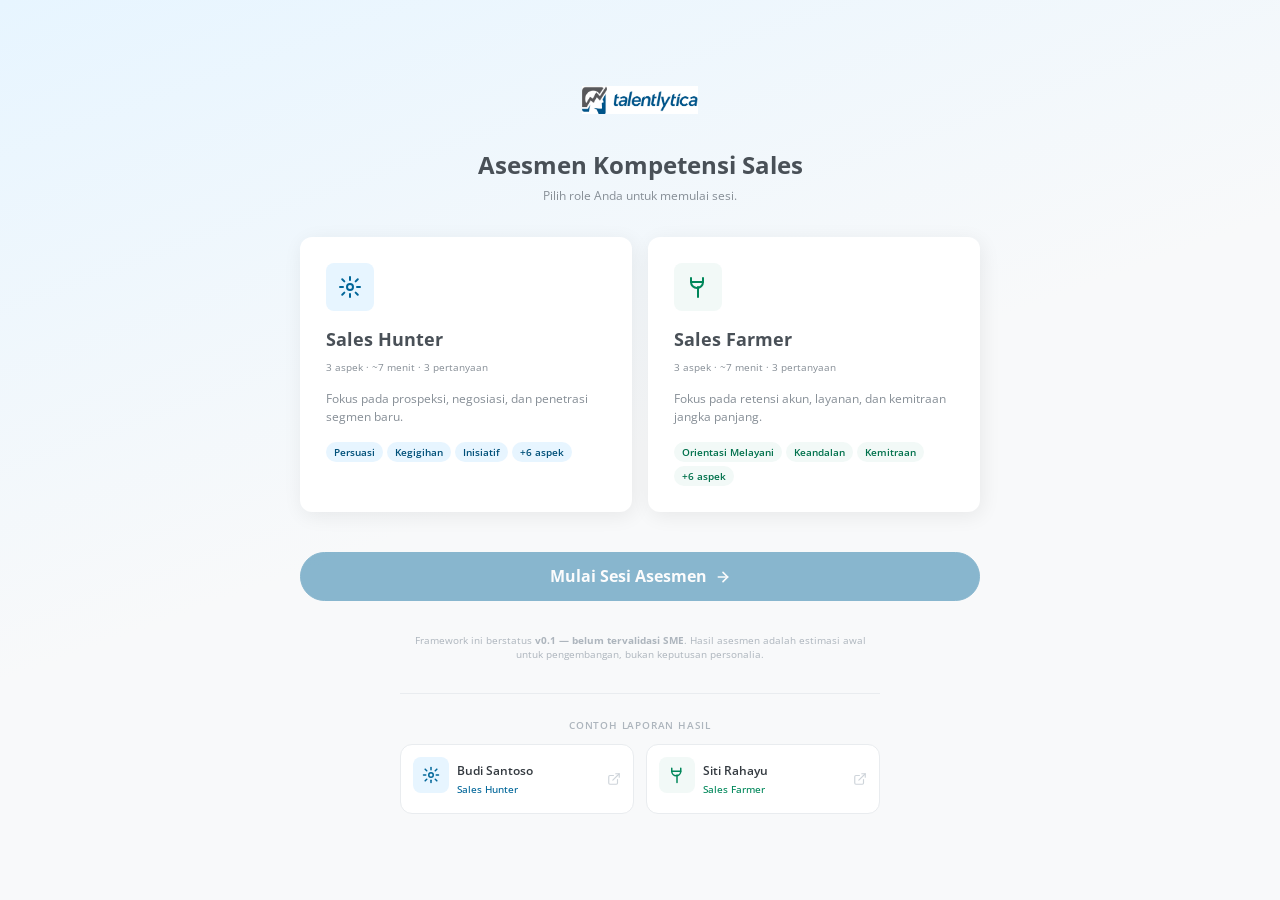
<file: index.html>
<!DOCTYPE html>
<html lang="id">
<head>
<meta charset="UTF-8">
<meta name="viewport" content="width=device-width, initial-scale=1.0">
<title>Asesmen Kompetensi Sales — Talentlytica</title>
<link rel="preconnect" href="https://fonts.googleapis.com">
<link rel="preconnect" href="https://fonts.gstatic.com" crossorigin>
<link href="https://fonts.googleapis.com/css2?family=Open+Sans:wght@400;500;600;700&display=swap" rel="stylesheet">
<link rel="stylesheet" href="tokens.css">
<style>
  .page-wrap {
    min-height: 100vh;
    background: linear-gradient(160deg, var(--c-primary-1) 0%, var(--c-neutral-1) 50%);
    display: flex; flex-direction: column; align-items: center; justify-content: center;
    padding: var(--sp-xl) var(--sp-md);
  }

  .logo-bar { margin-bottom: var(--sp-xl); }

  .page-title {
    font-size: var(--fs-2xl); font-weight: var(--fw-bold);
    line-height: var(--lh-tight); text-align: center; margin-bottom: var(--sp-xs);
  }
  .page-sub { font-size: var(--fs-sm); color: var(--color-text-dim); text-align: center; margin-bottom: var(--sp-xl); }

  .role-grid {
    display: grid; grid-template-columns: 1fr 1fr; gap: var(--sp-md);
    width: 100%; max-width: 680px; margin-bottom: var(--sp-lg);
  }
  .role-card {
    background: var(--color-surface); border-radius: var(--r-lg);
    box-shadow: var(--shadow-card); padding: var(--sp-lg);
    border: 2px solid transparent; cursor: pointer;
    transition: border-color .18s ease, box-shadow .18s ease, transform .12s ease;
    text-align: left; display: flex; flex-direction: column; gap: var(--sp-xs);
  }
  .role-card:hover { transform: translateY(-2px); box-shadow: 0 6px 28px rgba(0,0,0,.12); }
  .role-card.selected {
    border-color: var(--c-primary-5);
    box-shadow: 0 0 0 4px rgba(1,102,153,.15), var(--shadow-card);
  }
  .role-icon {
    width: 48px; height: 48px; border-radius: var(--r-md);
    display: flex; align-items: center; justify-content: center;
    margin-bottom: var(--sp-xs);
  }
  .role-icon.hunter { background: var(--c-primary-1); }
  .role-icon.farmer { background: var(--c-success-0); }
  .role-name { font-size: var(--fs-lg); font-weight: var(--fw-bold); }
  .role-meta { font-size: var(--fs-xs); color: var(--color-text-dim); }
  .role-desc { font-size: var(--fs-sm); color: var(--color-text-dim); line-height: 1.5; margin-top: var(--sp-xs); }

  .kritis-pills { display: flex; flex-wrap: wrap; gap: 4px; margin-top: var(--sp-xs); }
  .kpill {
    font-size: 10px; font-weight: var(--fw-semi); padding: 2px 8px;
    border-radius: 99px; line-height: 1.6;
  }
  .kpill.hunter { background: var(--c-primary-1); color: var(--c-primary-6); }
  .kpill.farmer { background: var(--c-success-0); color: var(--c-success-6); }

  .config-card {
    background: var(--color-surface); border-radius: var(--r-lg);
    box-shadow: var(--shadow-card); padding: var(--sp-lg);
    width: 100%; max-width: 680px;
  }
  .config-label {
    font-size: var(--fs-sm); font-weight: var(--fw-semi);
    margin-bottom: var(--sp-xs); display: block;
  }
  .config-row { display: flex; gap: var(--sp-sm); align-items: flex-start; }
  .config-row input {
    flex: 1; padding: 10px var(--sp-sm); border-radius: var(--r-sm);
    border: 1.5px solid var(--c-neutral-3); font-size: var(--fs-sm);
    font-family: inherit; background: var(--c-neutral-0); color: var(--color-text);
    transition: border-color .15s;
  }
  .config-row input:focus { outline: none; border-color: var(--c-primary-5); }
  .key-hint {
    font-size: var(--fs-xs); color: var(--color-text-dim); margin-top: 6px;
    display: flex; align-items: center; gap: 4px;
  }

  .cta-wrap { width: 100%; max-width: 680px; margin-top: var(--sp-md); }
  #btn-start {
    width: 100%; padding: 14px;
    opacity: .45; pointer-events: none; transition: opacity .2s;
  }
  #btn-start.active { opacity: 1; pointer-events: auto; }

  @media (max-width: 520px) {
    .role-grid { grid-template-columns: 1fr; }
  }

  .sample-card {
    display: flex;
    align-items: center;
    gap: var(--sp-xs);
    padding: var(--sp-sm);
    border: 1.5px solid var(--c-neutral-2);
    border-radius: var(--r-lg);
    background: var(--c-neutral-0);
    text-decoration: none;
    transition: border-color .15s, box-shadow .15s, transform .15s;
    cursor: pointer;
  }
  .sample-card:hover {
    border-color: var(--accent, var(--c-primary-5));
    box-shadow: 0 4px 16px rgba(0,0,0,.08);
    transform: translateY(-1px);
  }
</style>
</head>
<body>
<div class="page-wrap">

  <div class="logo-bar">
    <img src="talentlytica-logo.png" alt="Talentlytica" style="height:28px;width:auto;">
  </div>

  <h1 class="page-title">Asesmen Kompetensi Sales</h1>
  <p class="page-sub">Pilih role Anda untuk memulai sesi.</p>

  <!-- Role selection -->
  <div class="role-grid">
    <div class="role-card" id="card-hunter" onclick="selectRole('hunter')">
      <div class="role-icon hunter">
        <svg width="24" height="24" viewBox="0 0 24 24" fill="none" stroke="var(--c-primary-5)" stroke-width="2" stroke-linecap="round" stroke-linejoin="round">
          <circle cx="12" cy="12" r="3"/><line x1="12" y1="2" x2="12" y2="5"/><line x1="12" y1="19" x2="12" y2="22"/>
          <line x1="4.22" y1="4.22" x2="6.34" y2="6.34"/><line x1="17.66" y1="17.66" x2="19.78" y2="19.78"/>
          <line x1="2" y1="12" x2="5" y2="12"/><line x1="19" y1="12" x2="22" y2="12"/>
          <line x1="4.22" y1="19.78" x2="6.34" y2="17.66"/><line x1="17.66" y1="6.34" x2="19.78" y2="4.22"/>
        </svg>
      </div>
      <div class="role-name">Sales Hunter</div>
      <div class="role-meta">3 aspek · ~7 menit · 3 pertanyaan</div>
      <div class="role-desc">Fokus pada prospeksi, negosiasi, dan penetrasi segmen baru.</div>
      <div class="kritis-pills">
        <span class="kpill hunter">Persuasi</span>
        <span class="kpill hunter">Kegigihan</span>
        <span class="kpill hunter">Inisiatif</span>
        <span class="kpill hunter">+6 aspek</span>
      </div>
    </div>

    <div class="role-card" id="card-farmer" onclick="selectRole('farmer')">
      <div class="role-icon farmer">
        <svg width="24" height="24" viewBox="0 0 24 24" fill="none" stroke="var(--c-success-5)" stroke-width="2" stroke-linecap="round" stroke-linejoin="round">
          <path d="M12 22V12"/><path d="M5 3v4c0 3.31 2.69 6 6 6h.01C14.31 13 17 10.31 17 7V3"/>
          <path d="M5 7h12"/>
        </svg>
      </div>
      <div class="role-name">Sales Farmer</div>
      <div class="role-meta">3 aspek · ~7 menit · 3 pertanyaan</div>
      <div class="role-desc">Fokus pada retensi akun, layanan, dan kemitraan jangka panjang.</div>
      <div class="kritis-pills">
        <span class="kpill farmer">Orientasi Melayani</span>
        <span class="kpill farmer">Keandalan</span>
        <span class="kpill farmer">Kemitraan</span>
        <span class="kpill farmer">+6 aspek</span>
      </div>
    </div>
  </div>

  <div class="cta-wrap">
    <button class="btn btn-primary btn-lg" id="btn-start" onclick="startSession()">
      Mulai Sesi Asesmen
      <svg width="16" height="16" viewBox="0 0 24 24" fill="none" stroke="currentColor" stroke-width="2.5" stroke-linecap="round" stroke-linejoin="round"><line x1="5" y1="12" x2="19" y2="12"/><polyline points="12 5 19 12 12 19"/></svg>
    </button>
  </div>

  <p style="margin-top:var(--sp-xl);font-size:var(--fs-xs);color:var(--c-neutral-5);text-align:center;max-width:480px;">
    Framework ini berstatus <strong>v0.1 — belum tervalidasi SME</strong>. Hasil asesmen adalah estimasi awal untuk pengembangan, bukan keputusan personalia.
  </p>

  <div style="margin-top:var(--sp-xl);padding-top:var(--sp-lg);border-top:1px solid var(--c-neutral-2);width:100%;max-width:480px;">
    <p style="font-size:var(--fs-xs);font-weight:var(--fw-semi);color:var(--c-neutral-5);text-transform:uppercase;letter-spacing:.08em;margin-bottom:var(--sp-sm);text-align:center;">Contoh Laporan Hasil</p>
    <div style="display:grid;grid-template-columns:1fr 1fr;gap:var(--sp-sm);">

      <a href="samples/laporan-hasil-budi-santoso.pdf" target="_blank" class="sample-card" style="--accent:var(--c-primary-5);--accent-bg:var(--c-primary-1);">
        <div style="width:36px;height:36px;border-radius:var(--r-md);background:var(--c-primary-1);display:flex;align-items:center;justify-content:center;margin-bottom:var(--sp-xs);flex-shrink:0;">
          <svg width="18" height="18" viewBox="0 0 24 24" fill="none" stroke="var(--c-primary-5)" stroke-width="2" stroke-linecap="round" stroke-linejoin="round"><circle cx="12" cy="12" r="3"/><line x1="12" y1="2" x2="12" y2="5"/><line x1="12" y1="19" x2="12" y2="22"/><line x1="4.22" y1="4.22" x2="6.34" y2="6.34"/><line x1="17.66" y1="17.66" x2="19.78" y2="19.78"/><line x1="2" y1="12" x2="5" y2="12"/><line x1="19" y1="12" x2="22" y2="12"/><line x1="4.22" y1="19.78" x2="6.34" y2="17.66"/><line x1="17.66" y1="6.34" x2="19.78" y2="4.22"/></svg>
        </div>
        <div style="flex:1;min-width:0;">
          <div style="font-size:var(--fs-sm);font-weight:var(--fw-semi);color:var(--c-neutral-8);white-space:nowrap;overflow:hidden;text-overflow:ellipsis;">Budi Santoso</div>
          <div style="font-size:var(--fs-xs);color:var(--c-primary-5);font-weight:var(--fw-medium);margin-top:2px;">Sales Hunter</div>
        </div>
        <svg style="flex-shrink:0;color:var(--c-neutral-4);" width="14" height="14" viewBox="0 0 24 24" fill="none" stroke="currentColor" stroke-width="2" stroke-linecap="round" stroke-linejoin="round"><path d="M18 13v6a2 2 0 0 1-2 2H5a2 2 0 0 1-2-2V8a2 2 0 0 1 2-2h6"/><polyline points="15 3 21 3 21 9"/><line x1="10" y1="14" x2="21" y2="3"/></svg>
      </a>

      <a href="samples/laporan-hasil-siti-rahayu.pdf" target="_blank" class="sample-card" style="--accent:var(--c-success-5);--accent-bg:var(--c-success-0);">
        <div style="width:36px;height:36px;border-radius:var(--r-md);background:var(--c-success-0);display:flex;align-items:center;justify-content:center;margin-bottom:var(--sp-xs);flex-shrink:0;">
          <svg width="18" height="18" viewBox="0 0 24 24" fill="none" stroke="var(--c-success-5)" stroke-width="2" stroke-linecap="round" stroke-linejoin="round"><path d="M12 22V12"/><path d="M5 3v4c0 3.31 2.69 6 6 6h.01C14.31 13 17 10.31 17 7V3"/><path d="M5 7h12"/></svg>
        </div>
        <div style="flex:1;min-width:0;">
          <div style="font-size:var(--fs-sm);font-weight:var(--fw-semi);color:var(--c-neutral-8);white-space:nowrap;overflow:hidden;text-overflow:ellipsis;">Siti Rahayu</div>
          <div style="font-size:var(--fs-xs);color:var(--c-success-5);font-weight:var(--fw-medium);margin-top:2px;">Sales Farmer</div>
        </div>
        <svg style="flex-shrink:0;color:var(--c-neutral-4);" width="14" height="14" viewBox="0 0 24 24" fill="none" stroke="currentColor" stroke-width="2" stroke-linecap="round" stroke-linejoin="round"><path d="M18 13v6a2 2 0 0 1-2 2H5a2 2 0 0 1-2-2V8a2 2 0 0 1 2-2h6"/><polyline points="15 3 21 3 21 9"/><line x1="10" y1="14" x2="21" y2="3"/></svg>
      </a>

    </div>
  </div>
</div>

<script>
  let selectedRole = null;

  function selectRole(role) {
    selectedRole = role;
    document.getElementById('card-hunter').classList.toggle('selected', role === 'hunter');
    document.getElementById('card-farmer').classList.toggle('selected', role === 'farmer');
    checkReady();
  }

  function checkReady() {
    const btn = document.getElementById('btn-start');
    btn.classList.toggle('active', !!selectedRole);
  }

  function startSession() {
    if (!selectedRole) return;
    sessionStorage.setItem('role', selectedRole);
    sessionStorage.removeItem('results');
    sessionStorage.removeItem('currentQ');
    sessionStorage.removeItem('transcripts');
    window.location.href = '01-welcome.html';
  }
</script>
</body>
</html>
</file>
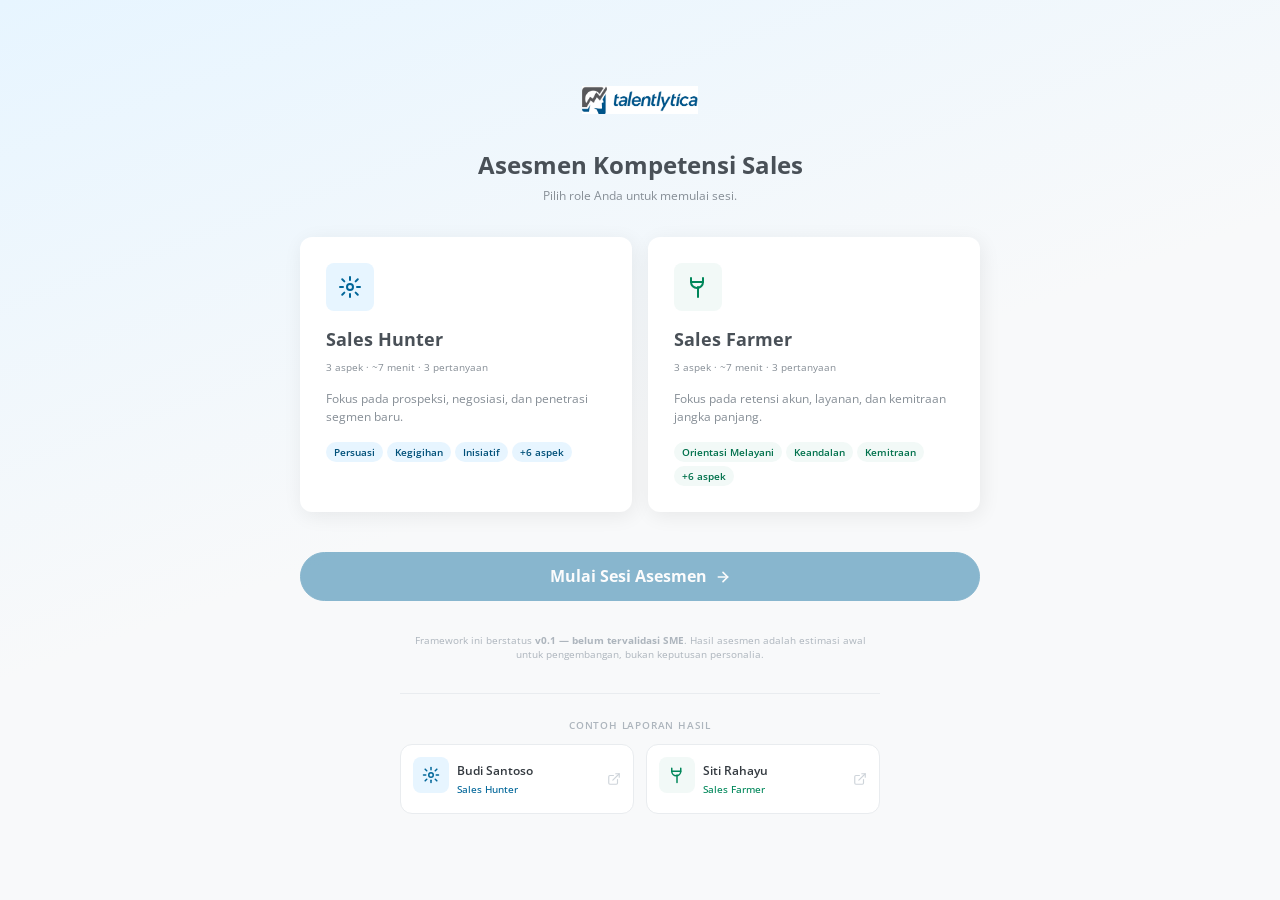
<file: 01-welcome.html>
<!DOCTYPE html>
<html lang="id">
<head>
<meta charset="UTF-8">
<meta name="viewport" content="width=device-width, initial-scale=1.0">
<title>Selamat Datang — Asesmen Kompetensi | Talentlytica</title>
<link rel="preconnect" href="https://fonts.googleapis.com">
<link rel="preconnect" href="https://fonts.gstatic.com" crossorigin>
<link href="https://fonts.googleapis.com/css2?family=Open+Sans:wght@400;500;600;700&display=swap" rel="stylesheet">
<link rel="stylesheet" href="tokens.css">
<style>
  .page-wrap {
    min-height: 100vh;
    background: var(--c-neutral-1);
    display: flex; flex-direction: column; align-items: center;
    padding: 80px var(--sp-md) var(--sp-xl);
  }
  .content { max-width: 620px; width: 100%; }

  .aspect-grid {
    display: grid; grid-template-columns: 1fr 1fr; gap: var(--sp-xs);
    margin: var(--sp-md) 0;
  }
  .aspect-item {
    display: flex; align-items: center; gap: var(--sp-xs);
    padding: var(--sp-xs) var(--sp-sm);
    background: var(--color-surface); border-radius: var(--r-sm);
    border: 1px solid var(--c-neutral-2); font-size: var(--fs-sm);
  }
  .weight-dot {
    width: 8px; height: 8px; border-radius: 50%; flex-shrink: 0;
  }
  .dot-kritis { background: var(--c-error-5); }
  .dot-tinggi { background: var(--c-warning-5); }

  .guide-item {
    display: flex; align-items: flex-start; gap: var(--sp-sm);
    padding: var(--sp-sm) 0; border-bottom: 1px solid var(--c-neutral-2);
  }
  .guide-item:last-child { border-bottom: none; }
  .guide-num {
    width: 28px; height: 28px; border-radius: 50%;
    display: flex; align-items: center; justify-content: center;
    font-size: var(--fs-xs); font-weight: var(--fw-bold); flex-shrink: 0;
    background: var(--c-primary-1); color: var(--c-primary-5); margin-top: 1px;
  }
</style>
</head>
<body>
<header class="app-header" style="position:fixed;top:0;left:0;right:0;z-index:100;">
  <img src="talentlytica-logo.png" alt="Talentlytica" style="height:28px;width:auto;">
  <span class="tag" id="role-tag">Memuat…</span>
</header>

<div class="page-wrap">
<div class="content">

  <div style="margin-bottom:var(--sp-lg);">
    <span class="tag tag-info" style="margin-bottom:var(--sp-sm);display:inline-flex;">Persiapan Asesmen</span>
    <h1 id="welcome-title" style="font-size:var(--fs-2xl);font-weight:var(--fw-bold);line-height:var(--lh-tight);margin-bottom:var(--sp-xs);">
      Selamat datang
    </h1>
    <p style="font-size:var(--fs-sm);color:var(--color-text-dim);line-height:1.6;">
      Anda akan menjalani sesi wawancara berbasis kompetensi dengan AI Interviewer. Sesi terdiri dari <strong>3 pertanyaan behavioral</strong> dan membutuhkan waktu sekitar <strong>7–10 menit</strong>.
    </p>
  </div>

  <!-- Panduan -->
  <div class="card" style="margin-bottom:var(--sp-md);">
    <h2 style="font-size:var(--fs-base);font-weight:var(--fw-bold);margin-bottom:var(--sp-md);">Cara menjawab dengan baik</h2>
    <div class="guide-item">
      <div class="guide-num">1</div>
      <div>
        <div style="font-size:var(--fs-sm);font-weight:var(--fw-semi);margin-bottom:2px;">Gunakan contoh nyata</div>
        <div style="font-size:var(--fs-sm);color:var(--color-text-dim);">Ceritakan pengalaman kerja konkret yang pernah Anda alami — bukan yang ingin Anda lakukan atau yang Anda pikir idealnya.</div>
      </div>
    </div>
    <div class="guide-item">
      <div class="guide-num">2</div>
      <div>
        <div style="font-size:var(--fs-sm);font-weight:var(--fw-semi);margin-bottom:2px;">Ikuti pola Situasi → Tindakan → Hasil</div>
        <div style="font-size:var(--fs-sm);color:var(--color-text-dim);">Jelaskan konteks, apa yang Anda lakukan secara spesifik, dan apa hasilnya. Tindakan Anda adalah bagian yang paling penting.</div>
      </div>
    </div>
    <div class="guide-item">
      <div class="guide-num">3</div>
      <div>
        <div style="font-size:var(--fs-sm);font-weight:var(--fw-semi);margin-bottom:2px;">Ambil waktu 1–2 menit per jawaban</div>
        <div style="font-size:var(--fs-sm);color:var(--color-text-dim);">Jawaban singkat sulit dievaluasi. Tidak perlu terburu-buru — AI menunggu Anda selesai berbicara sebelum melanjutkan.</div>
      </div>
    </div>
    <div class="guide-item">
      <div class="guide-num">4</div>
      <div>
        <div style="font-size:var(--fs-sm);font-weight:var(--fw-semi);margin-bottom:2px;">Bicara dalam bahasa Indonesia yang natural</div>
        <div style="font-size:var(--fs-sm);color:var(--color-text-dim);">AI akan mentranskrip ucapan Anda secara otomatis. Tidak perlu formal — bicara seperti biasa dalam sesi kerja.</div>
      </div>
    </div>
  </div>

  <div class="alert alert-info" style="margin-bottom:var(--sp-md);">
    <svg width="16" height="16" viewBox="0 0 24 24" fill="none" stroke="currentColor" stroke-width="2" stroke-linecap="round" stroke-linejoin="round" style="flex-shrink:0;"><circle cx="12" cy="12" r="10"/><line x1="12" y1="8" x2="12" y2="12"/><line x1="12" y1="16" x2="12.01" y2="16"/></svg>
    <span>Hasil evaluasi AI adalah <strong>estimasi awal untuk pengembangan</strong>, bukan keputusan seleksi atau promosi. Framework ini berstatus v0.1 — belum tervalidasi SME.</span>
  </div>

  <!-- Persetujuan -->
  <div class="card" style="margin-bottom:var(--sp-lg);">
    <label class="checkbox-wrap">
      <input type="checkbox" id="consent-cb" onchange="checkConsent()">
      <span>Saya memahami bahwa sesi ini akan direkam dan dianalisis oleh AI untuk keperluan asesmen kompetensi internal.</span>
    </label>
  </div>

  <a href="#" class="btn btn-primary btn-lg" id="btn-next"
     style="width:100%;opacity:.45;pointer-events:none;text-decoration:none;display:flex;align-items:center;justify-content:center;gap:var(--sp-xs);"
     onclick="if(!document.getElementById('consent-cb').checked)return false;window.location.href='02-device-check.html?v='+Date.now();return false;">
    Lanjut ke Cek Perangkat
    <svg width="16" height="16" viewBox="0 0 24 24" fill="none" stroke="currentColor" stroke-width="2.5" stroke-linecap="round" stroke-linejoin="round"><line x1="5" y1="12" x2="19" y2="12"/><polyline points="12 5 19 12 12 19"/></svg>
  </a>

</div>
</div>

<script src="competency-data.js"></script>
<script>
  const role = sessionStorage.getItem('role') || 'hunter';
  const roleData = FRAMEWORK.roles[role];

  // Guard: redirect if no role
  if (!sessionStorage.getItem('role')) window.location.href = 'index.html';

  document.getElementById('role-tag').textContent = roleData.label;
  document.getElementById('welcome-title').textContent = `Selamat datang, ${roleData.label}`;

  function checkConsent() {
    const checked = document.getElementById('consent-cb').checked;
    const btn = document.getElementById('btn-next');
    btn.style.opacity = checked ? '1' : '.45';
    btn.style.pointerEvents = checked ? 'auto' : 'none';
  }
</script>
</body>
</html>
</file>
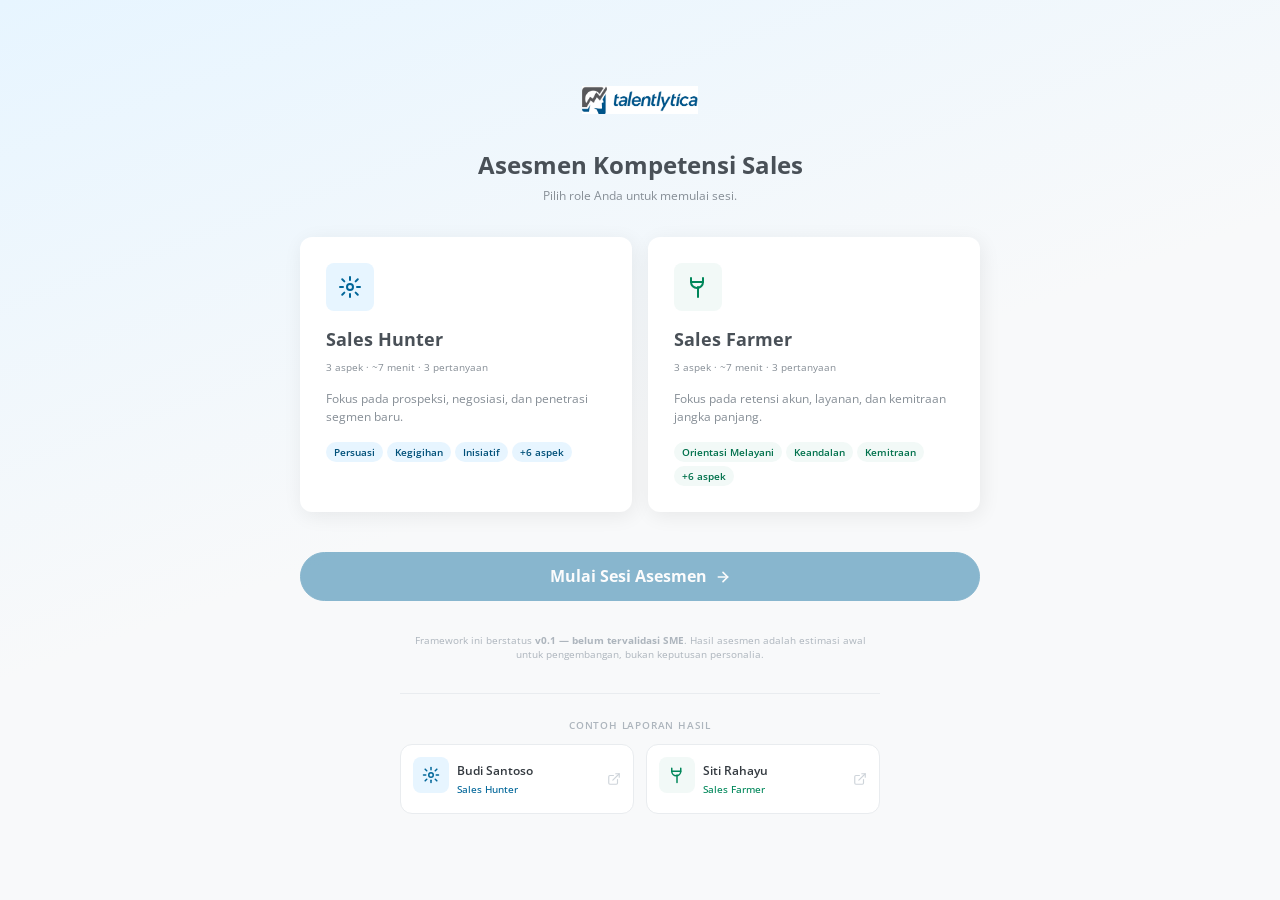
<file: 02-device-check.html>
<!DOCTYPE html>
<html lang="id">
<head>
<meta charset="UTF-8">
<meta name="viewport" content="width=device-width, initial-scale=1.0">
<title>Cek Perangkat — Asesmen Kompetensi | Talentlytica</title>
<link rel="preconnect" href="https://fonts.googleapis.com">
<link rel="preconnect" href="https://fonts.gstatic.com" crossorigin>
<link href="https://fonts.googleapis.com/css2?family=Open+Sans:wght@400;500;600;700&display=swap" rel="stylesheet">
<link rel="stylesheet" href="tokens.css">
<style>
  .page-wrap {
    min-height: 100vh; background: var(--c-neutral-1);
    display: flex; flex-direction: column; align-items: center;
    padding: 80px var(--sp-md) var(--sp-xl);
  }
  .content { max-width: 560px; width: 100%; }

  .check-row {
    display: flex; align-items: center; gap: var(--sp-md);
    padding: var(--sp-md) 0; border-bottom: 1px solid var(--c-neutral-2);
  }
  .check-row:last-child { border-bottom: none; }
  .check-icon {
    width: 44px; height: 44px; border-radius: var(--r-md);
    background: var(--c-neutral-1); border: 1.5px solid var(--c-neutral-2);
    display: flex; align-items: center; justify-content: center; flex-shrink: 0;
  }
  .check-body { flex: 1; }
  .check-label { font-size: var(--fs-sm); font-weight: var(--fw-semi); margin-bottom: 2px; }
  .check-sub { font-size: var(--fs-xs); color: var(--color-text-dim); }
  .check-status { flex-shrink: 0; }

  /* Camera preview */
  #cam-video {
    width: 100%; aspect-ratio: 4/3; border-radius: var(--r-md);
    background: #0a1622; object-fit: cover; transform: scaleX(-1);
    display: none;
  }
  #cam-placeholder {
    width: 100%; aspect-ratio: 4/3; border-radius: var(--r-md);
    background: #0a1622; display: flex; align-items: center; justify-content: center;
    flex-direction: column; gap: var(--sp-sm); color: rgba(255,255,255,.4);
    font-size: var(--fs-sm);
  }

  /* Mic bars */
  .mic-bars {
    display: flex; align-items: flex-end; gap: 3px; height: 28px; padding: 4px 0;
  }
  .mic-bar {
    width: 4px; background: var(--c-primary-5); border-radius: 2px;
    height: 4px; transition: height .08s ease;
  }

  /* Speaker test button */
  .btn-test {
    font-size: var(--fs-xs); padding: 4px 10px; border-radius: var(--r-xl);
    border: 1.5px solid var(--c-primary-3); color: var(--c-primary-5);
    background: transparent; cursor: pointer; font-family: inherit;
    transition: background .15s;
  }
  .btn-test:hover { background: var(--c-primary-0); }

  @keyframes pulse-ring {
    0% { transform: scale(1); opacity: .5; }
    100% { transform: scale(1.5); opacity: 0; }
  }
</style>
</head>
<body>
<header class="app-header" style="position:fixed;top:0;left:0;right:0;z-index:100;">
  <img src="talentlytica-logo.png" alt="Talentlytica" style="height:28px;width:auto;">
  <div class="step-indicator">
    <div class="step done">1</div>
    <div class="step-line"></div>
    <div class="step active">2</div>
    <div class="step-line"></div>
    <div class="step">3</div>
    <div class="step-line"></div>
    <div class="step">4</div>
  </div>
</header>

<div class="page-wrap">
<div class="content">

  <span class="tag tag-info" style="margin-bottom:var(--sp-sm);display:inline-flex;">Cek Perangkat</span>
  <h1 style="font-size:var(--fs-2xl);font-weight:var(--fw-bold);line-height:var(--lh-tight);margin-bottom:var(--sp-xs);">Pastikan perangkat siap</h1>
  <p style="font-size:var(--fs-sm);color:var(--color-text-dim);margin-bottom:var(--sp-lg);">Asesmen membutuhkan mikrofon dan kamera yang berfungsi baik.</p>

  <!-- Camera preview -->
  <div class="card" style="margin-bottom:var(--sp-md);padding:var(--sp-md);">
    <div style="font-size:var(--fs-sm);font-weight:var(--fw-semi);margin-bottom:var(--sp-sm);">Pratinjau Kamera</div>
    <div id="cam-placeholder">
      <svg width="36" height="36" viewBox="0 0 24 24" fill="none" stroke="currentColor" stroke-width="1.5"><path d="M23 7l-7 5 7 5V7z"/><rect x="1" y="5" width="15" height="14" rx="2" ry="2"/></svg>
      Kamera belum aktif
    </div>
    <video id="cam-video" autoplay muted playsinline></video>
  </div>

  <!-- Checks -->
  <div class="card" style="margin-bottom:var(--sp-md);">
    <!-- Mic -->
    <div class="check-row">
      <div class="check-icon">
        <svg width="20" height="20" viewBox="0 0 24 24" fill="none" stroke="var(--c-primary-5)" stroke-width="2"><path d="M12 1a3 3 0 0 0-3 3v8a3 3 0 0 0 6 0V4a3 3 0 0 0-3-3z"/><path d="M19 10v2a7 7 0 0 1-14 0v-2"/><line x1="12" y1="19" x2="12" y2="23"/><line x1="8" y1="23" x2="16" y2="23"/></svg>
      </div>
      <div class="check-body">
        <div class="check-label">Mikrofon</div>
        <div class="check-sub" id="mic-sub">Menunggu izin…</div>
        <div class="mic-bars" id="mic-bars" style="display:none;">
          <div class="mic-bar" id="b0"></div><div class="mic-bar" id="b1"></div>
          <div class="mic-bar" id="b2"></div><div class="mic-bar" id="b3"></div>
          <div class="mic-bar" id="b4"></div><div class="mic-bar" id="b5"></div>
          <div class="mic-bar" id="b6"></div><div class="mic-bar" id="b7"></div>
        </div>
        <!-- SpeechRecognition availability note -->
        <div id="sr-warning" style="display:none;margin-top:4px;" class="tag tag-warning" style="font-size:10px;">
          Browser tidak mendukung transkripsi otomatis — jawaban harus diketik
        </div>
      </div>
      <div class="check-status"><span class="tag" id="mic-tag">Memeriksa</span></div>
    </div>

    <!-- Camera -->
    <div class="check-row">
      <div class="check-icon">
        <svg width="20" height="20" viewBox="0 0 24 24" fill="none" stroke="var(--c-primary-5)" stroke-width="2"><path d="M23 7l-7 5 7 5V7z"/><rect x="1" y="5" width="15" height="14" rx="2" ry="2"/></svg>
      </div>
      <div class="check-body">
        <div class="check-label">Kamera</div>
        <div class="check-sub" id="cam-sub">Menunggu izin…</div>
      </div>
      <div class="check-status"><span class="tag" id="cam-tag">Memeriksa</span></div>
    </div>

    <!-- Speaker -->
    <div class="check-row">
      <div class="check-icon">
        <svg width="20" height="20" viewBox="0 0 24 24" fill="none" stroke="var(--c-primary-5)" stroke-width="2"><polygon points="11 5 6 9 2 9 2 15 6 15 11 19 11 5"/><path d="M19.07 4.93a10 10 0 0 1 0 14.14M15.54 8.46a5 5 0 0 1 0 7.07"/></svg>
      </div>
      <div class="check-body">
        <div class="check-label">Speaker</div>
        <div class="check-sub">AI akan membacakan pertanyaan melalui speaker.</div>
      </div>
      <div class="check-status">
        <button class="btn-test" onclick="testSpeaker()">Test Suara</button>
      </div>
    </div>
  </div>

  <div id="warning-area" style="display:none;margin-bottom:var(--sp-md);"></div>

  <a href="03-interview.html" class="btn btn-primary btn-lg" id="btn-start"
     style="width:100%;opacity:.45;pointer-events:none;text-decoration:none;display:flex;align-items:center;justify-content:center;gap:var(--sp-xs);">
    Mulai Interview
    <svg width="16" height="16" viewBox="0 0 24 24" fill="none" stroke="currentColor" stroke-width="2.5" stroke-linecap="round" stroke-linejoin="round"><polygon points="5 3 19 12 5 21 5 3"/></svg>
  </a>

  <p style="font-size:var(--fs-xs);color:var(--color-text-dim);text-align:center;margin-top:var(--sp-md);">
    Kamera dan mikrofon hanya aktif selama sesi berlangsung.
  </p>

</div>
</div>

<script>
  if (!sessionStorage.getItem('role')) window.location.href = 'index.html';

  let mediaStream = null, micAnalyser = null, micAnimFrame = null;
  let micOk = false, camOk = false;

  async function initDevices() {
    try {
      const stream = await navigator.mediaDevices.getUserMedia({ video: true, audio: true });
      mediaStream = stream;

      // Camera
      const vid = document.getElementById('cam-video');
      vid.srcObject = stream;
      vid.style.display = 'block';
      document.getElementById('cam-placeholder').style.display = 'none';
      setStatus('cam', 'success', 'Kamera aktif');
      camOk = true;

      // Mic
      const actx = new (window.AudioContext || window.webkitAudioContext)();
      const src  = actx.createMediaStreamSource(stream);
      micAnalyser = actx.createAnalyser();
      micAnalyser.fftSize = 64;
      src.connect(micAnalyser);
      setStatus('mic', 'success', 'Mikrofon aktif — coba bicara');
      document.getElementById('mic-bars').style.display = 'flex';
      micOk = true;
      startMicAnim();
      checkReady();

    } catch (e) {
      const denied = e.name === 'NotAllowedError';
      setStatus('mic', 'error', denied ? 'Izin ditolak — aktifkan di pengaturan browser' : 'Tidak dapat mengakses mikrofon');
      setStatus('cam', 'error', denied ? 'Izin ditolak' : 'Tidak dapat mengakses kamera');
      document.getElementById('warning-area').style.display = 'block';
      document.getElementById('warning-area').innerHTML = `
        <div class="alert alert-warning">
          <svg width="16" height="16" viewBox="0 0 24 24" fill="none" stroke="currentColor" stroke-width="2" style="flex-shrink:0;"><path d="M10.29 3.86L1.82 18a2 2 0 0 0 1.71 3h16.94a2 2 0 0 0 1.71-3L13.71 3.86a2 2 0 0 0-3.42 0z"/><line x1="12" y1="9" x2="12" y2="13"/><line x1="12" y1="17" x2="12.01" y2="17"/></svg>
          <span>Akses kamera/mikrofon ditolak. Izinkan di browser lalu <a href="" style="color:inherit;font-weight:600;">muat ulang halaman</a>.</span>
        </div>`;
    }

    // SpeechRecognition check
    if (!('webkitSpeechRecognition' in window) && !('SpeechRecognition' in window)) {
      document.getElementById('sr-warning').style.display = 'inline-flex';
    }
  }

  function setStatus(device, state, text) {
    const tag = document.getElementById(`${device}-tag`);
    const sub = document.getElementById(`${device}-sub`);
    tag.className = `tag tag-${state === 'success' ? 'success' : 'error'}`;
    tag.textContent = state === 'success' ? 'OK' : 'Gagal';
    if (sub) sub.textContent = text;
  }

  function startMicAnim() {
    const data = new Uint8Array(micAnalyser.frequencyBinCount);
    const bars = [0,1,2,3,4,5,6,7].map(i => document.getElementById(`b${i}`));
    function tick() {
      micAnalyser.getByteFrequencyData(data);
      bars.forEach((b, i) => {
        const v = data[i * 2] / 255;
        b.style.height = `${4 + v * 24}px`;
      });
      micAnimFrame = requestAnimationFrame(tick);
    }
    tick();
  }

  function checkReady() {
    const btn = document.getElementById('btn-start');
    if (micOk) { btn.style.opacity = '1'; btn.style.pointerEvents = 'auto'; }
  }

  function testSpeaker() {
    try {
      const ctx = new (window.AudioContext || window.webkitAudioContext)();
      [[329.63, 0],[392, .2],[493.88, .4],[659.25, .6]].forEach(([f, t]) => {
        const o = ctx.createOscillator(), g = ctx.createGain();
        o.connect(g); g.connect(ctx.destination);
        o.type = 'sine'; o.frequency.value = f;
        const st = ctx.currentTime + t;
        g.gain.setValueAtTime(0, st);
        g.gain.linearRampToValueAtTime(.09, st + .02);
        g.gain.exponentialRampToValueAtTime(.001, st + .45);
        o.start(st); o.stop(st + .5);
      });
    } catch(e) {}
  }

  window.addEventListener('beforeunload', () => {
    if (mediaStream) mediaStream.getTracks().forEach(t => t.stop());
    cancelAnimationFrame(micAnimFrame);
  });

  initDevices();
</script>
</body>
</html>
</file>
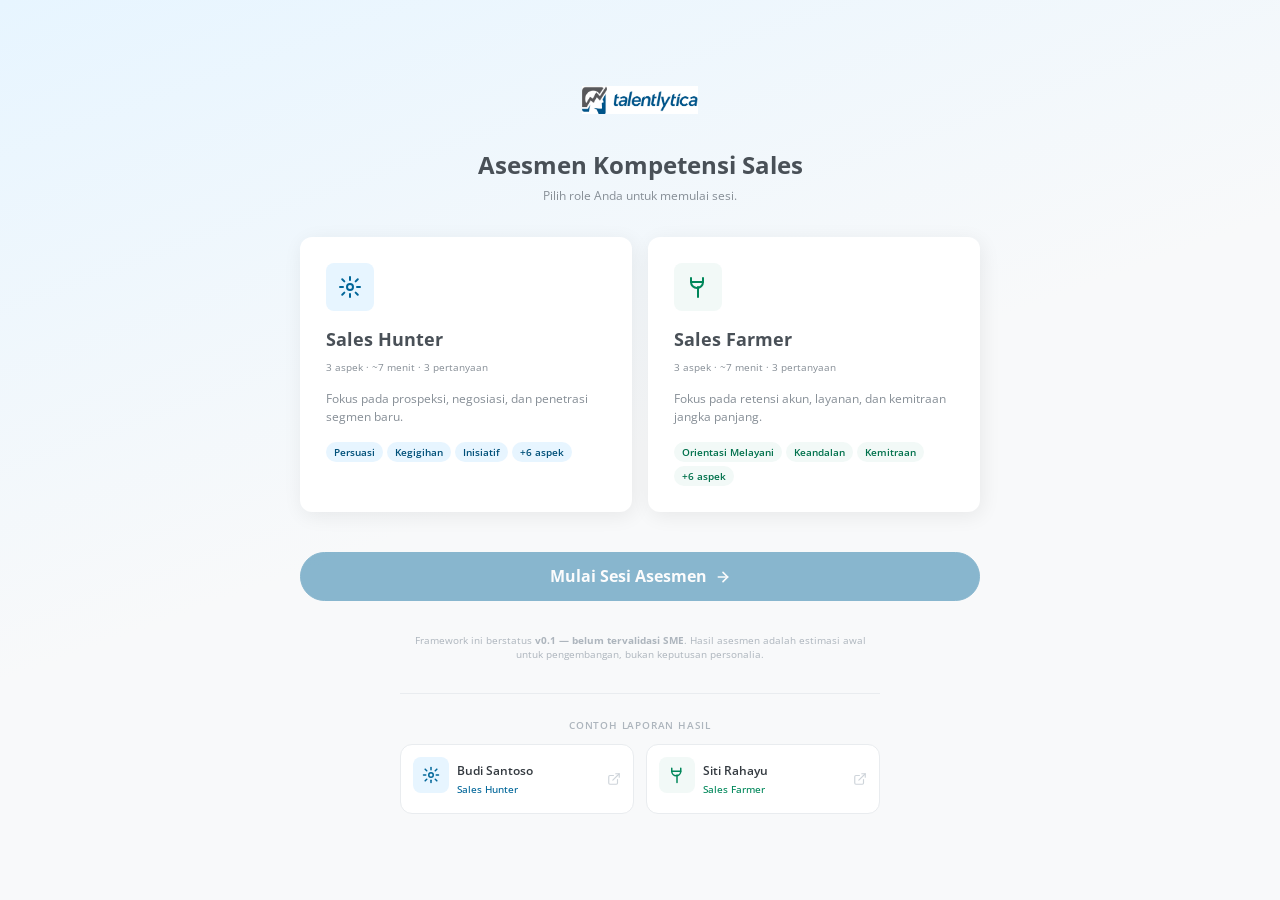
<file: 03-interview.html>
<!DOCTYPE html>
<html lang="id">
<head>
<meta charset="UTF-8">
<meta name="viewport" content="width=device-width, initial-scale=1.0">
<title>Interview — Asesmen Kompetensi | Talentlytica</title>
<link rel="preconnect" href="https://fonts.googleapis.com">
<link rel="preconnect" href="https://fonts.gstatic.com" crossorigin>
<link href="https://fonts.googleapis.com/css2?family=Open+Sans:wght@400;500;600;700&display=swap" rel="stylesheet">
<link rel="stylesheet" href="tokens.css">
<style>
/* ── Layout ──────────────────────────────────────────────────────────────── */
*, *::before, *::after { box-sizing: border-box; margin: 0; padding: 0; }
html, body { height: 100%; overflow: hidden; }
body { display: flex; flex-direction: column; background: #070f1a; color: #fff; font-family: inherit; }

#header {
  display: flex; align-items: center; justify-content: space-between;
  padding: 10px var(--sp-md); background: rgba(0,0,0,.35);
  backdrop-filter: blur(12px); border-bottom: 1px solid rgba(255,255,255,.06);
  flex-shrink: 0; z-index: 20;
}
.rec-badge {
  display: flex; align-items: center; gap: 6px;
  font-size: var(--fs-xs); font-weight: var(--fw-bold);
  color: var(--c-error-4); letter-spacing: .04em;
}
.rec-dot { width: 8px; height: 8px; border-radius: 50%; background: var(--c-error-5); }
@keyframes blink { 0%,100% { opacity:1; } 50% { opacity:.15; } }
.rec-badge.active .rec-dot { animation: blink .7s infinite; }
.progress-label { font-size: var(--fs-xs); color: rgba(255,255,255,.55); }
.timer-chip {
  font-size: var(--fs-sm); font-weight: var(--fw-semi); letter-spacing: .02em;
  color: rgba(255,255,255,.7);
}
.timer-chip.crit { color: var(--c-error-4); animation: blink .55s infinite; }

/* Progress bar */
#progress-bar-wrap { height: 3px; background: rgba(255,255,255,.08); flex-shrink: 0; }
#progress-bar { height: 100%; background: var(--c-primary-5); transition: width .4s ease; width: 0%; }

/* ── Main panels ──────────────────────────────────────────────────────────── */
#main { flex: 1; display: flex; overflow: hidden; }
#ai-panel {
  flex: 1.4; display: flex; flex-direction: column;
  align-items: center; justify-content: center;
  padding: var(--sp-xl); gap: var(--sp-lg);
  position: relative; overflow-y: auto;
  transition: opacity .7s ease, filter .7s ease;
}
#ai-panel.dimmed { opacity: .38; filter: brightness(.55) saturate(.5); }
#candidate-panel {
  width: 340px; flex-shrink: 0; display: flex; flex-direction: column;
  border-left: 1px solid rgba(255,255,255,.07);
  background: rgba(255,255,255,.025);
}

/* ── AI Avatar ──────────────────────────────────────────────────────────── */
.ai-avatar-wrap { position: relative; display: flex; flex-direction: column; align-items: center; gap: var(--sp-sm); }
.ai-avatar {
  width: 88px; height: 88px; border-radius: 50%;
  background: linear-gradient(185.52deg, var(--c-primary-4) 0%, var(--c-primary-6) 100%);
  display: flex; align-items: center; justify-content: center;
  box-shadow: 0 0 0 8px rgba(1,102,153,.15);
}
@keyframes wave-speak { 0%,100%{transform:scale(1);} 50%{transform:scale(1.06);} }
@keyframes wave-idle  { 0%,100%{transform:scale(1);} 50%{transform:scale(1.01);} }
#ai-avatar { animation: wave-idle 3s ease-in-out infinite; }
#ai-avatar.speaking { animation: wave-speak 1.2s ease-in-out infinite; }
.wave-dots { display: flex; gap: 5px; margin-top: 4px; }
.wave-dot { width: 7px; height: 7px; border-radius: 50%; background: rgba(255,255,255,.3); }
@keyframes bounce-dot { 0%,80%,100%{transform:translateY(0);background:rgba(255,255,255,.25);} 40%{transform:translateY(-7px);background:rgba(255,255,255,.8);} }
#ai-avatar.speaking ~ .wave-dots .wave-dot:nth-child(1) { animation: bounce-dot 1.2s .0s infinite; }
#ai-avatar.speaking ~ .wave-dots .wave-dot:nth-child(2) { animation: bounce-dot 1.2s .2s infinite; }
#ai-avatar.speaking ~ .wave-dots .wave-dot:nth-child(3) { animation: bounce-dot 1.2s .4s infinite; }

/* ── Question card ────────────────────────────────────────────────────────── */
#question-card {
  background: rgba(255,255,255,.06); border-radius: 16px;
  border: 1px solid rgba(255,255,255,.1); padding: var(--sp-lg);
  max-width: 600px; width: 100%;
}
.q-label { font-size: var(--fs-xs); font-weight: var(--fw-semi); color: var(--c-primary-4); letter-spacing: .06em; margin-bottom: var(--sp-sm); display: flex; align-items: center; gap: 6px; }
.q-dot { width: 7px; height: 7px; border-radius: 50%; background: var(--c-primary-5); }
#q-text { font-size: 1.18rem; line-height: 1.65; font-weight: var(--fw-semi); }
.word { display: inline; color: rgba(255,255,255,.28); transition: color .1s, text-shadow .1s; }
.word.word-past { color: rgba(255,255,255,.52); }
.word.word-active { color: #fff; text-shadow: 0 0 14px rgba(47,149,222,.8); }

/* ── Transcript area ──────────────────────────────────────────────────────── */
#transcript-wrap {
  max-width: 600px; width: 100%; background: rgba(255,255,255,.04);
  border: 1px solid rgba(255,255,255,.08); border-radius: 12px;
  padding: var(--sp-md); min-height: 72px; display: none;
}
#transcript-label { font-size: var(--fs-xs); color: rgba(255,255,255,.4); margin-bottom: 6px; display: flex; align-items: center; gap: 6px; }
#transcript-text { font-size: var(--fs-sm); color: rgba(255,255,255,.7); line-height: 1.6; min-height: 40px; }
#transcript-text[contenteditable="true"] {
  outline: none; border-bottom: 1px solid rgba(255,255,255,.15);
  padding-bottom: 4px; color: rgba(255,255,255,.9);
}
#transcript-interim { font-size: var(--fs-sm); color: rgba(255,255,255,.3); font-style: italic; }
#transcript-manual-note { font-size: var(--fs-xs); color: rgba(253,159,40,.7); margin-top: 6px; display: none; }

/* ── Evaluating overlay inside ai-panel ─────────────────────────────────── */
#evaluating-overlay {
  position: absolute; inset: 0; background: rgba(7,15,26,.88);
  display: none; flex-direction: column; align-items: center; justify-content: center;
  gap: var(--sp-md); z-index: 10; border-radius: inherit;
}
#evaluating-overlay.visible { display: flex; }
.eval-spinner {
  width: 44px; height: 44px; border-radius: 50%;
  border: 3px solid rgba(1,102,153,.25);
  border-top-color: var(--c-primary-5);
  animation: spin .8s linear infinite;
}
@keyframes spin { to { transform: rotate(360deg); } }
.eval-text { font-size: var(--fs-sm); color: rgba(255,255,255,.7); text-align: center; line-height: 1.5; }

/* ── Candidate panel ──────────────────────────────────────────────────────── */
#self-view-wrap { flex: 1; display: flex; align-items: center; justify-content: center; padding: var(--sp-md); }
#self-video {
  width: 100%; aspect-ratio: 4/3; border-radius: 12px;
  background: #0a1622; object-fit: cover; transform: scaleX(-1);
  display: none;
}
#self-placeholder {
  width: 100%; aspect-ratio: 4/3; border-radius: 12px;
  background: #0a1622; display: flex; flex-direction: column;
  align-items: center; justify-content: center; gap: var(--sp-sm);
  color: rgba(255,255,255,.25); font-size: var(--fs-xs);
}
@keyframes sv-pulse {
  0%,100% { box-shadow: inset 0 0 0 0 rgba(222,53,11,0), inset 3px 0 0 rgba(222,53,11,.5); }
  50%     { box-shadow: inset 0 0 40px rgba(222,53,11,.15), inset 3px 0 0 rgba(222,53,11,.8); }
}
#self-video.answering { animation: sv-pulse 2.2s ease-in-out infinite; }
.candidate-name { font-size: var(--fs-xs); font-weight: var(--fw-semi); color: rgba(255,255,255,.6); }

/* ── Control bar ──────────────────────────────────────────────────────────── */
#control-bar {
  padding: var(--sp-md); border-top: 1px solid rgba(255,255,255,.07);
  background: rgba(0,0,0,.2);
}
.status-pill {
  font-size: var(--fs-xs); font-weight: var(--fw-semi); letter-spacing: .04em;
  display: flex; align-items: center; gap: 6px; justify-content: center;
  margin-bottom: var(--sp-sm); color: rgba(255,255,255,.5);
}
.status-pill .sdot { width: 7px; height: 7px; border-radius: 50%; background: var(--c-primary-5); }
.status-pill .sdot.red { background: var(--c-error-5); animation: blink .7s infinite; }
#timer-label { font-size: var(--fs-xs); color: rgba(255,255,255,.4); margin-bottom: var(--sp-xs); text-align: right; }
.mic-bars-small { display: flex; align-items: flex-end; gap: 2px; height: 20px; }
.mb { width: 3px; background: var(--c-success-4); border-radius: 2px; height: 3px; transition: height .08s ease; }

/* ── Countdown overlay ───────────────────────────────────────────────────── */
#countdown-overlay {
  position: fixed; inset: 0; z-index: 150;
  background: rgba(0,10,22,.8); backdrop-filter: blur(10px);
  display: none; flex-direction: column; align-items: center; justify-content: center;
  gap: var(--sp-md);
}
#countdown-overlay.visible { display: flex; }
.cdown-label { font-size: var(--fs-sm); color: rgba(255,255,255,.55); letter-spacing: .08em; font-weight: var(--fw-semi); }
@keyframes cdown-pop { 0% { transform: scale(.5); opacity: 0; } 40% { transform: scale(1.12); opacity: 1; } 70% { transform: scale(.95); } 100% { transform: scale(1); opacity: 1; } }
.cdown-num { font-size: 96px; font-weight: 800; line-height: 1; color: #fff; animation: cdown-pop .6s cubic-bezier(.2,.9,.3,1.1) both; }
.cdown-go  { font-size: 60px; font-weight: 800; color: var(--c-error-4); animation: cdown-pop .6s cubic-bezier(.2,.9,.3,1.1) both; }

/* ── Candidate panel spotlight ───────────────────────────────────────────── */
#candidate-panel.spot { box-shadow: inset 3px 0 0 rgba(222,53,11,.55), inset 0 0 60px rgba(222,53,11,.06); }

/* ── Start overlay ────────────────────────────────────────────────────────── */
#start-overlay {
  position: fixed; inset: 0; z-index: 200; background: rgba(0,10,22,.92);
  display: flex; flex-direction: column; align-items: center; justify-content: center;
  gap: var(--sp-md);
}
.start-card {
  background: rgba(255,255,255,.06); border: 1px solid rgba(255,255,255,.12);
  border-radius: 20px; padding: var(--sp-xl) var(--sp-lg);
  max-width: 420px; width: 90%; text-align: center; display: flex;
  flex-direction: column; align-items: center; gap: var(--sp-md);
}
.start-role-badge { font-size: var(--fs-xs); font-weight: var(--fw-bold); letter-spacing: .08em; padding: 4px 14px; border-radius: 99px; }

/* ── Responsive ───────────────────────────────────────────────────────────── */
@media (max-width: 768px) {
  #main { flex-direction: column; }
  #candidate-panel { width: 100%; height: 160px; flex-shrink: 0; border-left: none; border-top: 1px solid rgba(255,255,255,.07); }
  #self-view-wrap { padding: var(--sp-sm); }
  #self-video, #self-placeholder { aspect-ratio: 16/9; }
  #ai-panel { padding: var(--sp-md); }
  #q-text { font-size: 1rem; }
}

/* ── Skip audio button ────────────────────────────────────────────────────── */
#btn-skip-audio {
  display: none; align-items: center; gap: 6px;
  background: rgba(255,255,255,.07); border: 1px solid rgba(255,255,255,.15);
  border-radius: 99px; padding: 6px 14px;
  font-size: var(--fs-xs); color: rgba(255,255,255,.55);
  cursor: pointer; font-family: inherit;
  transition: background .15s, color .15s;
}
#btn-skip-audio:hover { background: rgba(255,255,255,.13); color: rgba(255,255,255,.85); }
#btn-skip-audio.visible { display: flex; }

/* ── Reviewing overlay ───────────────────────────────────────────────────── */
#reviewing-overlay {
  position: absolute; inset: 0; background: rgba(7,15,26,.93);
  display: none; flex-direction: column; align-items: center; justify-content: center;
  gap: var(--sp-md); z-index: 10; border-radius: inherit; padding: var(--sp-xl);
}
#reviewing-overlay.visible { display: flex; }
.review-transcript {
  width: 100%; max-width: 520px; background: rgba(255,255,255,.06);
  border: 1px solid rgba(255,255,255,.1); border-radius: 12px;
  padding: var(--sp-md); font-size: var(--fs-sm); color: rgba(255,255,255,.75);
  line-height: 1.65; max-height: 160px; overflow-y: auto;
  font-style: italic;
}
.review-actions { display: flex; gap: var(--sp-sm); width: 100%; max-width: 520px; }
.review-actions button { flex: 1; }
#btn-retry-answer {
  background: rgba(255,255,255,.08); border: 1.5px solid rgba(255,255,255,.2);
  color: rgba(255,255,255,.8); border-radius: var(--r-lg); padding: 11px;
  font-size: var(--fs-sm); font-weight: var(--fw-semi); font-family: inherit;
  cursor: pointer; display: flex; align-items: center; justify-content: center; gap: 6px;
  transition: background .15s;
}
#btn-retry-answer:hover { background: rgba(255,255,255,.14); }
#btn-retry-answer:disabled { opacity: .35; pointer-events: none; }

/* ── Error toast ─────────────────────────────────────────────────────────── */
#error-toast {
  position: fixed; top: 60px; left: 50%; transform: translateX(-50%);
  background: #6b1010; border: 1px solid #a33; border-radius: 10px;
  padding: 10px 18px; display: none; align-items: center; gap: 10px;
  font-size: var(--fs-sm); color: #fcc; z-index: 100;
  max-width: 500px; text-align: center;
  box-shadow: 0 4px 20px rgba(0,0,0,.5);
}
#error-toast.visible { display: flex; }
</style>
</head>
<body>
<script src="competency-data.js"></script>
<div id="error-toast">⚠ Evaluasi gagal: <span id="error-toast-msg"></span></div>

<!-- Header -->
<div id="header">
  <div class="rec-badge" id="rec-badge">
    <span class="rec-dot"></span><span id="rec-text"> SIAP</span>
  </div>
  <span class="progress-label" id="progress-label">Pertanyaan — dari 9</span>
  <span class="timer-chip" id="timer-chip">02:00</span>
</div>
<div id="progress-bar-wrap"><div id="progress-bar"></div></div>

<!-- Main -->
<div id="main">

  <!-- AI Panel -->
  <div id="ai-panel">
    <div class="ai-avatar-wrap">
      <div class="ai-avatar"><div id="ai-avatar">
        <svg width="40" height="40" viewBox="0 0 24 24" fill="none" stroke="rgba(255,255,255,.9)" stroke-width="1.8" stroke-linecap="round" stroke-linejoin="round">
          <path d="M21 15a2 2 0 0 1-2 2H7l-4 4V5a2 2 0 0 1 2-2h14a2 2 0 0 1 2 2z"/>
        </svg>
      </div></div>
      <div class="wave-dots"><div class="wave-dot"></div><div class="wave-dot"></div><div class="wave-dot"></div></div>
      <span style="font-size:var(--fs-xs);color:rgba(255,255,255,.4);">AI Interviewer</span>
    </div>

    <div id="question-card">
      <div class="q-label"><span class="q-dot"></span><span id="q-num-label">PERTANYAAN 1 DARI 9</span></div>
      <div id="q-text"></div>
    </div>

    <button id="btn-skip-audio" onclick="stopAudio()">
      <svg width="13" height="13" viewBox="0 0 24 24" fill="none" stroke="currentColor" stroke-width="2.5" stroke-linecap="round" stroke-linejoin="round"><polygon points="5 3 19 12 5 21 5 3"/><line x1="19" y1="3" x2="19" y2="21"/></svg>
      Lewati audio
    </button>

    <div id="transcript-wrap">
      <div id="transcript-label">
        <svg width="12" height="12" viewBox="0 0 24 24" fill="none" stroke="currentColor" stroke-width="2"><path d="M12 1a3 3 0 0 0-3 3v8a3 3 0 0 0 6 0V4a3 3 0 0 0-3-3z"/></svg>
        Transkrip jawaban Anda (real-time)
      </div>
      <div id="transcript-text" spellcheck="false"></div>
      <div id="transcript-interim"></div>
      <div id="transcript-manual-note">⚠ Mode manual — ketik jawaban Anda di atas</div>
    </div>

    <!-- Evaluating state -->
    <div id="evaluating-overlay">
      <div class="eval-spinner"></div>
      <div class="eval-text">AI sedang menganalisis jawaban…<br><span style="font-size:var(--fs-xs);color:rgba(255,255,255,.4);">Biasanya kurang dari 10 detik</span></div>
    </div>

    <!-- Reviewing state -->
    <div id="reviewing-overlay">
      <div style="text-align:center;">
        <div style="font-size:var(--fs-xs);font-weight:var(--fw-bold);letter-spacing:.08em;color:rgba(255,255,255,.4);margin-bottom:var(--sp-xs);">JAWABAN TEREKAM</div>
        <div id="attempt-badge" style="display:inline-flex;align-items:center;gap:6px;background:rgba(255,183,77,.1);border:1px solid rgba(255,183,77,.25);border-radius:99px;padding:4px 14px;font-size:var(--fs-xs);color:rgba(255,183,77,.9);"></div>
      </div>
      <video id="review-video" controls muted autoplay playsinline
        style="display:none;width:100%;max-width:520px;border-radius:10px;
               object-fit:cover;transform:scaleX(-1);background:#0a1622;max-height:150px;"></video>
      <div class="review-transcript" id="review-transcript-text"></div>
      <div class="review-actions">
        <button id="btn-retry-answer" onclick="retryAnswer()">
          <svg width="14" height="14" viewBox="0 0 24 24" fill="none" stroke="currentColor" stroke-width="2.5" stroke-linecap="round" stroke-linejoin="round"><polyline points="1 4 1 10 7 10"/><path d="M3.51 15a9 9 0 1 0 .49-4.95"/></svg>
          Ulangi Jawaban
        </button>
        <button class="btn btn-primary" onclick="submitAnswer()" style="flex:1;display:flex;align-items:center;justify-content:center;gap:6px;">
          <svg width="14" height="14" viewBox="0 0 24 24" fill="none" stroke="currentColor" stroke-width="2.5" stroke-linecap="round" stroke-linejoin="round"><polyline points="20 6 9 17 4 12"/></svg>
          Kirim & Evaluasi
        </button>
      </div>
    </div>
  </div>

  <!-- Candidate Panel -->
  <div id="candidate-panel">
    <div id="self-view-wrap">
      <video id="self-video" autoplay muted playsinline></video>
      <div id="self-placeholder">
        <svg width="32" height="32" viewBox="0 0 24 24" fill="none" stroke="currentColor" stroke-width="1.5"><path d="M20 21v-2a4 4 0 0 0-4-4H8a4 4 0 0 0-4 4v2"/><circle cx="12" cy="7" r="4"/></svg>
        Kamera tidak aktif
      </div>
    </div>

    <div id="control-bar">
      <div class="status-pill" id="status-pill">
        <span class="sdot" id="sdot"></span>
        <span id="status-text">Memuat…</span>
      </div>
      <div id="timer-label">Sisa: <span id="sisa-timer">02:00</span></div>
      <div style="display:flex;align-items:center;gap:var(--sp-xs);margin-bottom:var(--sp-sm);">
        <div class="mic-bars-small" id="mic-bars-sm">
          <div class="mb" id="sm0"></div><div class="mb" id="sm1"></div>
          <div class="mb" id="sm2"></div><div class="mb" id="sm3"></div>
          <div class="mb" id="sm4"></div>
        </div>
      </div>
      <button class="btn btn-primary" id="btn-done"
        style="width:100%;display:flex;align-items:center;justify-content:center;gap:6px;opacity:.4;pointer-events:none;"
        onclick="onDone()">
        <svg width="16" height="16" viewBox="0 0 24 24" fill="none" stroke="currentColor" stroke-width="2.5"><polyline points="20 6 9 17 4 12"/></svg>
        <span id="btn-done-text">Selesai Menjawab</span>
      </button>
    </div>
  </div>
</div>

<!-- Countdown overlay -->
<div id="countdown-overlay"></div>

<!-- Start overlay -->
<div id="start-overlay">
  <div class="start-card">
    <div class="ai-avatar" style="width:72px;height:72px;">
      <svg width="32" height="32" viewBox="0 0 24 24" fill="none" stroke="rgba(255,255,255,.9)" stroke-width="1.8"><path d="M21 15a2 2 0 0 1-2 2H7l-4 4V5a2 2 0 0 1 2-2h14a2 2 0 0 1 2 2z"/></svg>
    </div>
    <div>
      <div class="start-role-badge" id="start-role-badge" style="background:rgba(1,102,153,.2);color:var(--c-primary-4);margin-bottom:var(--sp-xs);display:inline-block;">Sales Hunter</div>
      <h2 style="font-size:var(--fs-xl);font-weight:var(--fw-bold);line-height:1.3;margin-bottom:var(--sp-xs);">AI Interviewer siap bertanya</h2>
      <p style="font-size:var(--fs-sm);color:rgba(255,255,255,.55);line-height:1.5;">Sebelum interview sesungguhnya, Anda akan menjawab <strong style="color:rgba(255,255,255,.8);">1 pertanyaan latihan</strong> untuk membiasakan diri dengan sistem. Jawaban latihan tidak dievaluasi.</p>
    </div>
    <div style="display:flex;align-items:center;gap:6px;font-size:var(--fs-xs);color:rgba(255,255,255,.4);background:rgba(255,255,255,.05);padding:8px 14px;border-radius:99px;">
      <svg width="13" height="13" viewBox="0 0 24 24" fill="none" stroke="currentColor" stroke-width="2"><circle cx="12" cy="12" r="10"/><polyline points="12 6 12 12 16 14"/></svg>
      Latihan (1 soal) → Interview (9 soal)
    </div>
    <button class="btn btn-primary btn-lg" style="width:100%;" onclick="startSession()">
      <svg width="16" height="16" viewBox="0 0 24 24" fill="none" stroke="currentColor" stroke-width="2.5"><polygon points="5 3 19 12 5 21 5 3"/></svg>
      Mulai Sesi Latihan
    </button>
  </div>
</div>

<!-- Simulation done overlay -->
<div id="sim-done-overlay" style="position:fixed;inset:0;z-index:200;background:rgba(0,10,22,.92);display:none;flex-direction:column;align-items:center;justify-content:center;gap:var(--sp-md);">
  <div class="start-card">
    <div style="width:72px;height:72px;border-radius:50%;background:rgba(18,183,106,.15);border:2px solid rgba(18,183,106,.4);display:flex;align-items:center;justify-content:center;">
      <svg width="32" height="32" viewBox="0 0 24 24" fill="none" stroke="rgba(18,183,106,.9)" stroke-width="2.5" stroke-linecap="round" stroke-linejoin="round"><polyline points="20 6 9 17 4 12"/></svg>
    </div>
    <div>
      <h2 style="font-size:var(--fs-xl);font-weight:var(--fw-bold);line-height:1.3;margin-bottom:var(--sp-xs);">Sesi Latihan Selesai</h2>
      <p style="font-size:var(--fs-sm);color:rgba(255,255,255,.55);line-height:1.5;">Bagus! Anda sudah memahami cara kerjanya. Sekarang saatnya memulai <strong style="color:rgba(255,255,255,.8);">interview sesungguhnya</strong> — 3 pertanyaan yang jawabannya akan dievaluasi.</p>
    </div>
    <button class="btn btn-primary btn-lg" style="width:100%;" onclick="startRealInterview()">
      <svg width="16" height="16" viewBox="0 0 24 24" fill="none" stroke="currentColor" stroke-width="2.5"><polygon points="5 3 19 12 5 21 5 3"/></svg>
      Mulai Interview Sesungguhnya
    </button>
  </div>
</div>

<script>
/* ── Guards ────────────────────────────────────────────────────────────────── */
const role     = sessionStorage.getItem('role');
const apiKey   = sessionStorage.getItem('apiKey') || localStorage.getItem('apiKey') || '';
if (!role) { window.location.href = 'index.html'; }

const roleData   = FRAMEWORK.roles[role];
const questions  = FRAMEWORK.questions[role];
const TOTAL_Q    = questions.length;

/* ── Simulation ────────────────────────────────────────────────────────────── */
const SIMULATION_Q = {
  text: 'Ceritakan secara singkat tentang pekerjaan Anda saat ini — posisi, tim, dan satu hal yang paling Anda nikmati dari pekerjaan tersebut.',
  aspect: '_simulation'
};
let simulationMode = true;

/* ── State ─────────────────────────────────────────────────────────────────── */
let currentQ   = parseInt(sessionStorage.getItem('currentQ') || '0', 10);
let state      = 'ready';
let mediaStream = null, micAnalyser = null, micAnimFrame = null;
let recognition = null, useManual = false, recognitionStopping = false;
let finalTranscript = '', interimTranscript = '';
let timerSecs  = 120, timerInterval = null;
let attemptCount = 0;
const MAX_ATTEMPTS = 1;
let pendingTranscript = '';
let mediaRecorder = null, recordedChunks = [], reviewVideoURL = null;

/* ── Init UI ─────────────────────────────────────────────────────────────── */
document.getElementById('start-role-badge').textContent = roleData.label;

// Resume state: if already started (currentQ > 0 and results exist), skip to current question
const savedResults = JSON.parse(sessionStorage.getItem('results') || '[]');
if (savedResults.length > 0 && currentQ > 0) {
  if (currentQ >= TOTAL_Q) {
    window.location.href = '04-results.html';
  } else {
    document.getElementById('start-overlay').style.display = 'none';
    requestMedia().then(() => loadQuestion(currentQ));
  }
}

/* ── Media ────────────────────────────────────────────────────────────────── */
async function requestMedia() {
  try {
    mediaStream = await navigator.mediaDevices.getUserMedia({ video: true, audio: true });
    const vid = document.getElementById('self-video');
    vid.srcObject = mediaStream;
    vid.style.display = 'block';
    document.getElementById('self-placeholder').style.display = 'none';
    // Mic analyser for bars
    const actx = new (window.AudioContext || window.webkitAudioContext)();
    const src  = actx.createMediaStreamSource(mediaStream);
    micAnalyser = actx.createAnalyser();
    micAnalyser.fftSize = 32;
    src.connect(micAnalyser);
  } catch(e) {}
}

function startMicBars() {
  const data = new Uint8Array(micAnalyser?.frequencyBinCount || 0);
  const bars = [0,1,2,3,4].map(i => document.getElementById(`sm${i}`));
  function tick() {
    if (micAnalyser) micAnalyser.getByteFrequencyData(data);
    bars.forEach((b, i) => { b.style.height = micAnalyser ? `${3 + (data[i*2]||0)/255*17}px` : '3px'; });
    micAnimFrame = requestAnimationFrame(tick);
  }
  tick();
}
function stopMicBars() {
  cancelAnimationFrame(micAnimFrame);
  [0,1,2,3,4].forEach(i => { const b = document.getElementById(`sm${i}`); if(b) b.style.height = '3px'; });
}

/* ── SpeechRecognition ────────────────────────────────────────────────────── */
const SpeechRec = window.SpeechRecognition || window.webkitSpeechRecognition;
if (SpeechRec) {
  recognition = new SpeechRec();
  recognition.lang = 'id-ID';
  recognition.continuous = true;
  recognition.interimResults = true;

  recognition.onresult = e => {
    let final = '', interim = '';
    for (let i = e.resultIndex; i < e.results.length; i++) {
      if (e.results[i].isFinal) final += e.results[i][0].transcript + ' ';
      else interim += e.results[i][0].transcript;
    }
    finalTranscript += final;
    interimTranscript = interim;
    document.getElementById('transcript-text').textContent = finalTranscript;
    document.getElementById('transcript-interim').textContent = interimTranscript;
  };

  recognition.onend = () => {
    if (recognitionStopping) { recognitionStopping = false; return; }
    if (state === 'candidate-answering') {
      try { recognition.start(); } catch(e) {}
    }
  };

  recognition.onerror = e => {
    if (e.error === 'no-speech') return;
    enableManualInput();
  };
} else {
  useManual = true;
}

function enableManualInput() {
  useManual = true;
  const el = document.getElementById('transcript-text');
  el.contentEditable = 'true';
  el.setAttribute('data-placeholder', 'Ketik jawaban Anda di sini…');
  el.style.color = 'rgba(255,255,255,.85)';
  document.getElementById('transcript-interim').textContent = '';
  document.getElementById('transcript-manual-note').style.display = 'block';
}

function startRecognition() {
  recognitionStopping = false;
  finalTranscript = ''; interimTranscript = '';
  document.getElementById('transcript-text').textContent = '';
  document.getElementById('transcript-interim').textContent = '';
  if (useManual) { enableManualInput(); return; }
  try { recognition.start(); } catch(e) {}
}

function stopRecognition() {
  if (recognition && !useManual) {
    recognitionStopping = true;
    try { recognition.stop(); } catch(e) { recognitionStopping = false; }
  }
}

/* ── Video recording ─────────────────────────────────────────────────────── */
function startRecording() {
  if (!mediaStream || !window.MediaRecorder) return;
  recordedChunks = [];
  try {
    const mimeType = ['video/webm;codecs=vp8,opus','video/webm','video/mp4']
      .find(t => MediaRecorder.isTypeSupported(t)) || '';
    mediaRecorder = new MediaRecorder(mediaStream, mimeType ? { mimeType } : {});
  } catch(e) { return; }
  mediaRecorder.ondataavailable = e => { if (e.data?.size > 0) recordedChunks.push(e.data); };
  mediaRecorder.start(100);
}

function stopRecording() {
  return new Promise(resolve => {
    if (!mediaRecorder || mediaRecorder.state === 'inactive') { resolve(); return; }
    mediaRecorder.onstop = () => {
      if (reviewVideoURL) { URL.revokeObjectURL(reviewVideoURL); reviewVideoURL = null; }
      if (recordedChunks.length > 0) {
        const blob = new Blob(recordedChunks, { type: recordedChunks[0].type || 'video/webm' });
        reviewVideoURL = URL.createObjectURL(blob);
      }
      recordedChunks = [];
      resolve();
    };
    try { mediaRecorder.stop(); } catch(e) { resolve(); }
  });
}

function getTranscript() {
  if (useManual) return document.getElementById('transcript-text').textContent.trim();
  return (finalTranscript + interimTranscript).trim();
}

/* ── Question / state machine ─────────────────────────────────────────────── */
function loadQuestion(idx) {
  const q = questions[idx];
  currentQ = idx;
  attemptCount = 0;
  sessionStorage.setItem('currentQ', idx);
  document.getElementById('error-toast').classList.remove('visible');
  const reviewVid = document.getElementById('review-video');
  reviewVid.pause(); reviewVid.src = ''; reviewVid.style.display = 'none';
  if (reviewVideoURL) { URL.revokeObjectURL(reviewVideoURL); reviewVideoURL = null; }
  document.getElementById('progress-label').textContent = `Pertanyaan ${idx+1} dari ${TOTAL_Q}`;
  document.getElementById('q-num-label').textContent    = `PERTANYAAN ${idx+1} DARI ${TOTAL_Q}`;
  document.getElementById('progress-bar').style.width   = `${(idx / TOTAL_Q) * 100}%`;
  buildKaraokeHTML(q.text);
  setState('ai-speaking');
  speakQuestion(q.text);
}

function buildKaraokeHTML(text) {
  const el = document.getElementById('q-text');
  let charPos = 0, html = '';
  (text.match(/\S+|\s+/g) || []).forEach(tok => {
    if (/^\s+$/.test(tok)) { html += tok; }
    else { html += `<span class="word" data-s="${charPos}">${tok}</span>`; }
    charPos += tok.length;
  });
  el.innerHTML = html;
}

function highlightWord(charIndex) {
  document.querySelectorAll('#q-text .word').forEach(w => {
    const s = +w.dataset.s, e = s + w.textContent.length;
    if (charIndex >= s && charIndex < e)  w.className = 'word word-active';
    else if (charIndex >= e)              w.className = 'word word-past';
    else                                  w.className = 'word';
  });
}

function resetKaraoke(allPast) {
  document.querySelectorAll('#q-text .word').forEach(w => {
    w.className = allPast ? 'word word-past' : 'word';
  });
}

function setState(s) {
  state = s;
  const aiPanel  = document.getElementById('ai-panel');
  const candPanel= document.getElementById('candidate-panel');
  const selfVid  = document.getElementById('self-video');
  const recBadge = document.getElementById('rec-badge');
  const btnDone  = document.getElementById('btn-done');
  const statusTxt= document.getElementById('status-text');
  const sdot     = document.getElementById('sdot');
  const aiAv     = document.getElementById('ai-avatar');
  const evalOv   = document.getElementById('evaluating-overlay');

  aiPanel.classList.remove('dimmed');
  candPanel.classList.remove('spot');
  selfVid.classList.remove('answering');
  recBadge.classList.remove('active');
  evalOv.classList.remove('visible');
  document.getElementById('reviewing-overlay').classList.remove('visible');
  document.getElementById('btn-skip-audio').classList.remove('visible');

  if (s === 'ai-speaking') {
    aiAv.className = 'speaking';
    statusTxt.textContent = 'AI sedang membacakan pertanyaan…';
    sdot.className = 'sdot';
    btnDone.style.opacity = '.4'; btnDone.style.pointerEvents = 'none';
    stopMicBars();
    document.getElementById('btn-skip-audio').classList.add('visible');
  } else if (s === 'candidate-answering') {
    aiAv.className = '';
    aiPanel.classList.add('dimmed');
    candPanel.classList.add('spot');
    selfVid.classList.add('answering');
    recBadge.classList.add('active');
    document.getElementById('rec-text').textContent = simulationMode ? ' LATIHAN' : ' MEREKAM';
    statusTxt.textContent = simulationMode ? 'Jawab pertanyaan latihan' : 'Giliran Anda menjawab';
    sdot.className = 'sdot red';
    btnDone.style.opacity = '1'; btnDone.style.pointerEvents = 'auto';
    document.getElementById('btn-done-text').textContent = simulationMode ? 'Selesai Latihan' : 'Selesai Menjawab';
    document.getElementById('transcript-wrap').style.display = 'block';
    startMicBars();
    startTimer();
    startRecognition();
    startRecording();
  } else if (s === 'evaluating') {
    aiAv.className = '';
    aiPanel.classList.add('dimmed');
    evalOv.classList.add('visible');
    stopMicBars();
    btnDone.style.opacity = '.4'; btnDone.style.pointerEvents = 'none';
    statusTxt.textContent = 'AI menganalisis jawaban…';
    sdot.className = 'sdot';
  } else if (s === 'reviewing') {
    aiAv.className = '';
    stopMicBars();
    btnDone.style.opacity = '.4'; btnDone.style.pointerEvents = 'none';
    statusTxt.textContent = 'Tinjau jawaban Anda';
    sdot.className = 'sdot';
    const ov = document.getElementById('reviewing-overlay');
    ov.classList.add('visible');
    document.getElementById('review-transcript-text').textContent = pendingTranscript || '(tidak ada transkrip)';
    const reviewVid = document.getElementById('review-video');
    if (reviewVideoURL) {
      reviewVid.src = reviewVideoURL;
      reviewVid.style.display = 'block';
      reviewVid.currentTime = 0;
      reviewVid.play().catch(() => {});
    } else {
      reviewVid.style.display = 'none';
    }
    const remaining = MAX_ATTEMPTS - attemptCount;
    document.getElementById('attempt-badge').textContent =
      remaining > 0 ? `Sisa ulangi: ${remaining}x` : 'Tidak ada kesempatan ulangi';
    document.getElementById('btn-retry-answer').disabled = (remaining <= 0);
  }
}

/* ── TTS ────────────────────────────────────────────────────────────────── */
function pickVoice() {
  const voices = window.speechSynthesis.getVoices();
  // Prefer cloud/Google voices for Indonesian (sound more natural)
  const id = voices.filter(v => v.lang.startsWith('id'));
  return id.find(v => !v.localService) || id[0] || null;
}

function speakQuestion(text) {
  if (!window.speechSynthesis) { onSpeakEnd(); return; }
  window.speechSynthesis.cancel();

  const RATE = 1.1;
  const utter = new SpeechSynthesisUtterance(text);
  utter.lang  = 'id-ID';
  utter.rate  = RATE;
  utter.pitch = 1.0;
  const v = pickVoice();
  if (v) utter.voice = v;

  const wordEls = [...document.querySelectorAll('#q-text .word')];
  let boundaryFired = false;
  let fallback = null;

  function highlightByIndex(i) {
    wordEls.forEach((w, idx) => {
      w.className = idx < i ? 'word word-past' : idx === i ? 'word word-active' : 'word';
    });
  }

  function clearFallback() { if (fallback) { clearTimeout(fallback); fallback = null; } }

  utter.onboundary = e => {
    if (e.name !== 'word') return;
    if (!boundaryFired) { boundaryFired = true; clearFallback(); }
    highlightWord(e.charIndex);
  };

  utter.onstart = () => {
    resetKaraoke(false);
    // If word-boundary events never fire (local voice / OS limitation),
    // fall back to a timer that advances one word at a time.
    fallback = setTimeout(() => {
      if (boundaryFired) return;
      const msPerWord = (60 / (130 * RATE)) * 1000;
      let wi = 0;
      function tick() {
        if (wi >= wordEls.length) return;
        highlightByIndex(wi++);
        fallback = setTimeout(tick, msPerWord);
      }
      tick();
    }, 600);
  };

  utter.onend   = () => { clearFallback(); resetKaraoke(true); onSpeakEnd(); };
  utter.onerror = () => { clearFallback(); onSpeakEnd(); };

  const start = () => { window.speechSynthesis.speak(utter); };
  if (window.speechSynthesis.getVoices().length) start();
  else window.speechSynthesis.onvoiceschanged = start;
}

function stopAudio() {
  if (state !== 'ai-speaking') return;
  window.speechSynthesis.cancel();
  onSpeakEnd();
}

function onSpeakEnd() {
  playReadyBeep();
  showCountdown(() => {
    setState('candidate-answering');
  });
}

/* ── Countdown ──────────────────────────────────────────────────────────── */
function showCountdown(cb) {
  const overlay = document.getElementById('countdown-overlay');
  overlay.innerHTML = '';
  overlay.classList.add('visible');
  const label = document.createElement('div');
  label.className = 'cdown-label';
  label.textContent = 'GILIRAN ANDA';
  overlay.appendChild(label);
  const num = document.createElement('div');
  overlay.appendChild(num);

  const steps = ['3','2','1','Mulai!'];
  let i = 0;
  function tick() {
    num.className = steps[i] === 'Mulai!' ? 'cdown-go' : 'cdown-num';
    num.textContent = steps[i];
    void num.offsetWidth;
    num.style.animation = 'none'; void num.offsetWidth;
    num.style.animation = '';
    i++;
    if (i < steps.length) { setTimeout(tick, i < steps.length - 1 ? 850 : 650); }
    else {
      setTimeout(() => {
        overlay.style.opacity = '0';
        overlay.style.transition = 'opacity .4s';
        setTimeout(() => { overlay.classList.remove('visible'); overlay.style.opacity = ''; overlay.style.transition = ''; cb(); }, 400);
      }, 500);
    }
  }
  tick();
}

/* ── Timer ───────────────────────────────────────────────────────────────── */
function startTimer() {
  clearInterval(timerInterval);
  timerSecs = 120;
  updateTimerUI();
  timerInterval = setInterval(() => {
    timerSecs--;
    updateTimerUI();
    if (timerSecs <= 0) { clearInterval(timerInterval); onDone(); }
  }, 1000);
}

function updateTimerUI() {
  const m = Math.floor(timerSecs / 60), s = timerSecs % 60;
  const txt = `${String(m).padStart(2,'0')}:${String(s).padStart(2,'0')}`;
  document.getElementById('timer-chip').textContent = txt;
  document.getElementById('sisa-timer').textContent = txt;
  const chip = document.getElementById('timer-chip');
  chip.className = timerSecs <= 10 ? 'timer-chip crit' : timerSecs <= 30 ? 'timer-chip warn' : 'timer-chip';
}

/* ── Done / Review / Retry / Submit ─────────────────────────────────────── */
async function onDone() {
  if (state !== 'candidate-answering') return;
  clearInterval(timerInterval);
  stopRecognition();

  const transcript = getTranscript();

  if (simulationMode) {
    document.getElementById('transcript-wrap').style.display = 'none';
    document.getElementById('sim-done-overlay').style.display = 'flex';
    return;
  }

  if (transcript.length < 20) {
    const ok = confirm('Jawaban sangat pendek. Yakin ingin melanjutkan?');
    if (!ok) { startRecognition(); startTimer(); return; }
  }

  attemptCount++;
  pendingTranscript = transcript;
  document.getElementById('transcript-wrap').style.display = 'none';
  await stopRecording();
  setState('reviewing');
}

function retryAnswer() {
  if (state !== 'reviewing') return;
  pendingTranscript = '';
  const reviewVid = document.getElementById('review-video');
  reviewVid.pause(); reviewVid.src = ''; reviewVid.style.display = 'none';
  if (reviewVideoURL) { URL.revokeObjectURL(reviewVideoURL); reviewVideoURL = null; }
  setState('candidate-answering');
}

async function submitAnswer() {
  if (state !== 'reviewing') return;
  const transcript = pendingTranscript;
  setState('evaluating');

  const q = questions[currentQ];
  let result = null;
  try {
    const ev = await evaluateAnswer(q.aspect, q.text, transcript, role);
    result = { aspect: q.aspect, question: q.text, transcript, level: ev.level, label: ev.label, rationale: ev.rationale, error: false };
    document.getElementById('error-toast').classList.remove('visible');
  } catch (err) {
    result = { aspect: q.aspect, question: q.text, transcript, level: null, label: null, rationale: null, error: true, errMsg: err.message };
    const toast = document.getElementById('error-toast');
    document.getElementById('error-toast-msg').textContent = err.message || 'Tidak diketahui';
    toast.classList.add('visible');
    setTimeout(() => toast.classList.remove('visible'), 6000);
  }

  const results = JSON.parse(sessionStorage.getItem('results') || '[]');
  results.push(result);
  sessionStorage.setItem('results', JSON.stringify(results));

  const nextQ = currentQ + 1;
  if (nextQ >= TOTAL_Q) {
    sessionStorage.setItem('currentQ', nextQ);
    window.location.href = '04-results.html';
    return;
  }

  loadQuestion(nextQ);
}

/* ── Audio ──────────────────────────────────────────────────────────────── */
function playReadyBeep() {
  try {
    const ctx = new (window.AudioContext || window.webkitAudioContext)();
    [[523.25, 0], [659.25, .18]].forEach(([f, t]) => {
      const o = ctx.createOscillator(), g = ctx.createGain();
      o.connect(g); g.connect(ctx.destination);
      o.type = 'sine'; o.frequency.value = f;
      const st = ctx.currentTime + t;
      g.gain.setValueAtTime(0, st);
      g.gain.linearRampToValueAtTime(.07, st + .02);
      g.gain.exponentialRampToValueAtTime(.001, st + .35);
      o.start(st); o.stop(st + .4);
    });
  } catch(e) {}
}

/* ── Simulation ─────────────────────────────────────────────────────────── */
function loadSimulation() {
  simulationMode = true;
  document.getElementById('progress-label').textContent = 'Sesi Latihan';
  document.getElementById('q-num-label').textContent    = 'PERTANYAAN LATIHAN';
  document.getElementById('progress-bar').style.width   = '0%';
  buildKaraokeHTML(SIMULATION_Q.text);
  setState('ai-speaking');
  speakQuestion(SIMULATION_Q.text);
}

function startRealInterview() {
  simulationMode = false;
  document.getElementById('sim-done-overlay').style.display = 'none';
  loadQuestion(currentQ);
}

/* ── Session start ──────────────────────────────────────────────────────── */
async function startSession() {
  document.getElementById('start-overlay').style.display = 'none';
  await requestMedia();
  startMicBars();
  if (useManual) enableManualInput();
  loadSimulation();
}

/* ── Cleanup ─────────────────────────────────────────────────────────────── */
window.addEventListener('beforeunload', () => {
  mediaStream?.getTracks().forEach(t => t.stop());
  cancelAnimationFrame(micAnimFrame);
  window.speechSynthesis?.cancel();
  stopRecognition();
});

/* ── Voices preload ──────────────────────────────────────────────────────── */
window.addEventListener('DOMContentLoaded', () => {
  if (window.speechSynthesis) window.speechSynthesis.getVoices();
});
</script>
</body>
</html>
</file>
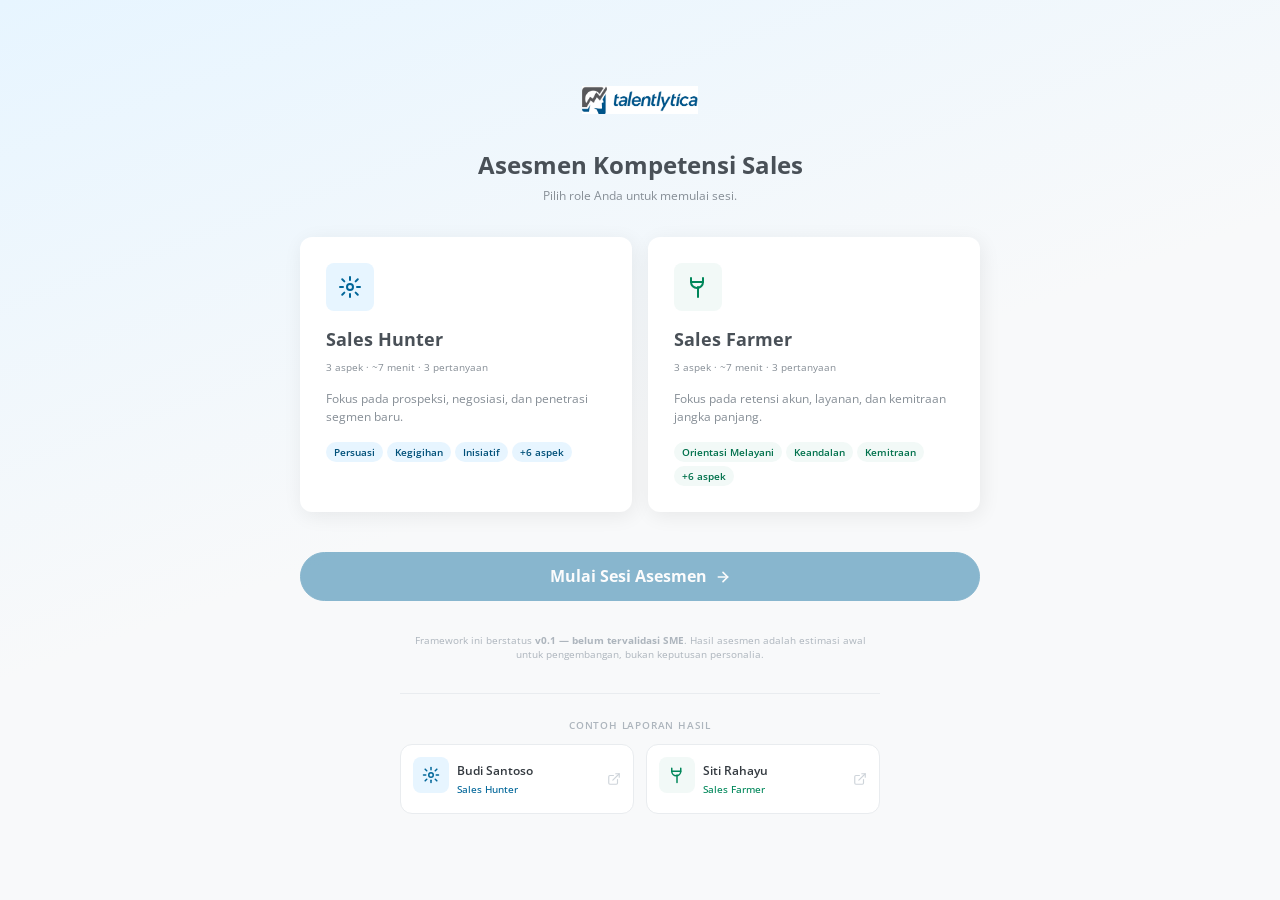
<file: 04-results.html>
<!DOCTYPE html>
<html lang="id">
<head>
<meta charset="UTF-8">
<meta name="viewport" content="width=device-width, initial-scale=1.0">
<title>Hasil Asesmen — Kompetensi Sales | Talentlytica</title>
<link rel="preconnect" href="https://fonts.googleapis.com">
<link rel="preconnect" href="https://fonts.gstatic.com" crossorigin>
<link href="https://fonts.googleapis.com/css2?family=Open+Sans:wght@400;500;600;700&display=swap" rel="stylesheet">
<link rel="stylesheet" href="tokens.css">
<style>
  .page-wrap {
    min-height: 100vh; background: var(--c-neutral-1);
    display: flex; flex-direction: column; align-items: center;
    padding: 80px var(--sp-md) var(--sp-xl);
  }
  .content { max-width: 760px; width: 100%; }

  /* Summary banner */
  .summary-banner {
    border-radius: var(--r-lg); padding: var(--sp-lg);
    margin-bottom: var(--sp-lg); display: flex; align-items: flex-start; gap: var(--sp-md);
  }
  .summary-icon { width: 52px; height: 52px; border-radius: 50%; display: flex; align-items: center; justify-content: center; flex-shrink: 0; }
  .summary-num { font-size: var(--fs-2xl); font-weight: var(--fw-bold); line-height: 1; }
  .summary-sub { font-size: var(--fs-sm); color: var(--color-text-dim); margin-top: 2px; }

  /* Results table */
  .results-table { width: 100%; border-collapse: collapse; }
  .results-table th {
    text-align: left; font-size: var(--fs-xs); font-weight: var(--fw-semi);
    color: var(--color-text-dim); padding: var(--sp-xs) var(--sp-sm);
    border-bottom: 2px solid var(--c-neutral-2); letter-spacing: .03em;
  }
  .results-table td { padding: var(--sp-sm); border-bottom: 1px solid var(--c-neutral-2); vertical-align: middle; }
  .results-table tr:last-child td { border-bottom: none; }
  .results-table tr.expandable { cursor: pointer; }
  .results-table tr.expandable:hover td { background: var(--c-neutral-1); }

  .aspect-name { font-size: var(--fs-sm); font-weight: var(--fw-semi); }
  .aspect-code { font-size: var(--fs-xs); color: var(--color-text-dim); }
  .weight-badge { font-size: 10px; font-weight: var(--fw-bold); padding: 2px 8px; border-radius: 99px; }
  .w-kritis { background: rgba(222,53,11,.12); color: var(--c-error-5); }
  .w-tinggi  { background: rgba(255,137,24,.12); color: var(--c-warning-6); }

  .level-cell { font-size: var(--fs-sm); font-weight: var(--fw-semi); white-space: nowrap; }
  .level-badge {
    display: inline-flex; align-items: center; gap: 4px;
    padding: 3px 10px; border-radius: 99px; font-size: var(--fs-xs); font-weight: var(--fw-semi);
  }
  .lb-good   { background: var(--c-success-0); color: var(--c-success-6); }
  .lb-warn   { background: rgba(255,137,24,.1); color: var(--c-warning-6); }
  .lb-danger { background: rgba(222,53,11,.1);  color: var(--c-error-5);  }
  .lb-null   { background: var(--c-neutral-2);  color: var(--color-text-dim); }

  .status-cell { font-size: var(--fs-xs); font-weight: var(--fw-semi); white-space: nowrap; }

  /* Expandable detail row */
  .detail-row { display: none; }
  .detail-row.open { display: table-row; }
  .detail-row td { background: var(--c-neutral-0); border-bottom: 2px solid var(--c-neutral-2); }
  .detail-inner { padding: var(--sp-sm) var(--sp-md); }
  .detail-section { margin-bottom: var(--sp-sm); }
  .detail-label { font-size: var(--fs-xs); font-weight: var(--fw-semi); color: var(--color-text-dim); margin-bottom: 4px; letter-spacing: .04em; }
  .detail-text { font-size: var(--fs-sm); line-height: 1.6; color: var(--color-text); }
  .detail-transcript { font-size: var(--fs-sm); line-height: 1.6; color: var(--color-text-dim); font-style: italic; max-height: 120px; overflow-y: auto; }

  /* Retry button */
  .btn-retry { font-size: var(--fs-xs); padding: 3px 10px; border-radius: var(--r-xl); border: 1.5px solid var(--c-primary-3); color: var(--c-primary-5); background: transparent; cursor: pointer; font-family: inherit; }

  /* Priority focus area */
  .focus-list { display: flex; flex-wrap: wrap; gap: var(--sp-xs); margin-top: var(--sp-sm); }
  .focus-chip { padding: 4px 12px; border-radius: 99px; font-size: var(--fs-xs); font-weight: var(--fw-semi); background: rgba(222,53,11,.08); color: var(--c-error-5); border: 1px solid rgba(222,53,11,.2); }

  /* Print */
  @media print {
    header { display: none; }
    .no-print { display: none !important; }
    .page-wrap { padding-top: var(--sp-xl); }
    .detail-row { display: table-row !important; }
  }

  @keyframes fadeInUp { from { opacity:0; transform:translateY(12px); } to { opacity:1; transform:none; } }
  .anim-in { animation: fadeInUp .35s ease both; }
</style>
</head>
<body>
<header class="app-header" style="position:fixed;top:0;left:0;right:0;z-index:100;">
  <img src="talentlytica-logo.png" alt="Talentlytica" style="height:28px;width:auto;">
  <span class="tag tag-success">
    <svg width="9" height="9" viewBox="0 0 24 24" fill="none" stroke="currentColor" stroke-width="3"><polyline points="20 6 9 17 4 12"/></svg>
    Sesi Selesai
  </span>
</header>

<div class="page-wrap">
<div class="content">

  <div style="margin-bottom:var(--sp-xl);" class="anim-in">
    <h1 style="font-size:var(--fs-2xl);font-weight:var(--fw-bold);line-height:var(--lh-tight);margin-bottom:4px;">Hasil Asesmen Kompetensi</h1>
    <p style="font-size:var(--fs-sm);color:var(--color-text-dim);" id="result-subtitle">Memuat…</p>
  </div>

  <!-- Summary banner -->
  <div id="summary-banner" class="summary-banner anim-in" style="animation-delay:.05s;background:var(--c-success-0);border:1px solid rgba(0,135,90,.15);">
    <div class="summary-icon" style="background:var(--c-success-1);">
      <svg width="24" height="24" viewBox="0 0 24 24" fill="none" stroke="var(--c-success-5)" stroke-width="2.5"><polyline points="20 6 9 17 4 12"/></svg>
    </div>
    <div>
      <div class="summary-num" id="summary-num" style="color:var(--c-success-6);">—</div>
      <div class="summary-sub" id="summary-sub">aspek mencapai target level</div>
      <div id="focus-area" style="margin-top:var(--sp-sm);display:none;">
        <div style="font-size:var(--fs-xs);font-weight:var(--fw-semi);color:var(--color-text-dim);margin-bottom:4px;">Prioritas pengembangan:</div>
        <div class="focus-list" id="focus-list"></div>
      </div>
    </div>
  </div>

  <!-- Error banner if any failed -->
  <div id="error-banner" style="display:none;margin-bottom:var(--sp-md);" class="alert alert-warning">
    <svg width="16" height="16" viewBox="0 0 24 24" fill="none" stroke="currentColor" stroke-width="2" style="flex-shrink:0;"><path d="M10.29 3.86L1.82 18a2 2 0 0 0 1.71 3h16.94a2 2 0 0 0 1.71-3L13.71 3.86a2 2 0 0 0-3.42 0z"/><line x1="12" y1="9" x2="12" y2="13"/><line x1="12" y1="17" x2="12.01" y2="17"/></svg>
    <span id="error-banner-text">Beberapa jawaban gagal dievaluasi. Klik "Evaluasi Ulang" di baris terkait.</span>
  </div>

  <!-- Results table -->
  <div class="card" style="padding:0;overflow:hidden;margin-bottom:var(--sp-lg);animation:fadeInUp .35s .1s ease both;">
    <table class="results-table" id="results-table">
      <thead>
        <tr>
          <th>Aspek</th>
          <th>Bobot</th>
          <th>Level Dicapai</th>
          <th>Target</th>
          <th>Status</th>
        </tr>
      </thead>
      <tbody id="results-body"></tbody>
    </table>
  </div>

  <!-- Disclaimer -->
  <div class="alert alert-info" style="margin-bottom:var(--sp-lg);animation:fadeInUp .35s .15s ease both;">
    <svg width="16" height="16" viewBox="0 0 24 24" fill="none" stroke="currentColor" stroke-width="2" style="flex-shrink:0;"><circle cx="12" cy="12" r="10"/><line x1="12" y1="8" x2="12" y2="12"/><line x1="12" y1="16" x2="12.01" y2="16"/></svg>
    <span>Hasil ini adalah <strong>estimasi AI</strong> berdasarkan satu jawaban per aspek dalam kondisi tertentu. Framework kompetensi ini berstatus <strong>v0.1 — belum tervalidasi SME</strong>. Tidak dapat digunakan untuk keputusan seleksi atau promosi. Gunakan sebagai titik awal diskusi coaching.</span>
  </div>

  <!-- CTA -->
  <div style="display:flex;gap:var(--sp-sm);flex-wrap:wrap;animation:fadeInUp .35s .2s ease both;" class="no-print">
    <button class="btn btn-primary" onclick="window.print()" style="flex:1;min-width:200px;">
      <svg width="15" height="15" viewBox="0 0 24 24" fill="none" stroke="currentColor" stroke-width="2"><polyline points="6 9 6 2 18 2 18 9"/><path d="M6 18H4a2 2 0 0 1-2-2v-5a2 2 0 0 1 2-2h16a2 2 0 0 1 2 2v5a2 2 0 0 1-2 2h-2"/><rect x="6" y="14" width="12" height="8"/></svg>
      Cetak / Simpan PDF
    </button>
    <a href="index.html" class="btn btn-outline-neutral" style="flex:1;min-width:200px;text-align:center;text-decoration:none;display:flex;align-items:center;justify-content:center;gap:6px;"
       onclick="sessionStorage.clear()">
      <svg width="15" height="15" viewBox="0 0 24 24" fill="none" stroke="currentColor" stroke-width="2"><polyline points="1 4 1 10 7 10"/><path d="M3.51 15a9 9 0 1 0 .49-3.36"/></svg>
      Sesi Baru
    </a>
  </div>

  <!-- Contoh laporan -->
  <div style="margin-top:var(--sp-lg);padding-top:var(--sp-lg);border-top:1px solid var(--c-neutral-2);" class="no-print">
    <p style="font-size:var(--fs-xs);color:var(--c-neutral-5);margin-bottom:var(--sp-sm);">Lihat contoh laporan hasil asesmen lainnya</p>
    <div style="display:flex;gap:var(--sp-sm);flex-wrap:wrap;">
      <a href="samples/laporan-hasil-budi-santoso.pdf" target="_blank"
         style="display:inline-flex;align-items:center;gap:6px;padding:8px 16px;border:1px solid var(--c-neutral-3);border-radius:8px;font-size:var(--fs-xs);color:var(--c-neutral-6);text-decoration:none;transition:border-color .15s,color .15s;"
         onmouseover="this.style.borderColor='var(--c-primary-5)';this.style.color='var(--c-primary-5)'"
         onmouseout="this.style.borderColor='var(--c-neutral-3)';this.style.color='var(--c-neutral-6)'">
        <svg width="14" height="14" viewBox="0 0 24 24" fill="none" stroke="currentColor" stroke-width="2" stroke-linecap="round" stroke-linejoin="round"><path d="M14 2H6a2 2 0 0 0-2 2v16a2 2 0 0 0 2 2h12a2 2 0 0 0 2-2V8z"/><polyline points="14 2 14 8 20 8"/></svg>
        Budi Santoso (Hunter)
      </a>
      <a href="samples/laporan-hasil-siti-rahayu.pdf" target="_blank"
         style="display:inline-flex;align-items:center;gap:6px;padding:8px 16px;border:1px solid var(--c-neutral-3);border-radius:8px;font-size:var(--fs-xs);color:var(--c-neutral-6);text-decoration:none;transition:border-color .15s,color .15s;"
         onmouseover="this.style.borderColor='var(--c-success-5)';this.style.color='var(--c-success-5)'"
         onmouseout="this.style.borderColor='var(--c-neutral-3)';this.style.color='var(--c-neutral-6)'">
        <svg width="14" height="14" viewBox="0 0 24 24" fill="none" stroke="currentColor" stroke-width="2" stroke-linecap="round" stroke-linejoin="round"><path d="M14 2H6a2 2 0 0 0-2 2v16a2 2 0 0 0 2 2h12a2 2 0 0 0 2-2V8z"/><polyline points="14 2 14 8 20 8"/></svg>
        Siti Rahayu (Farmer)
      </a>
    </div>
  </div>

</div>
</div>

<script src="competency-data.js"></script>
<script>
  const role    = sessionStorage.getItem('role') || 'hunter';
  const roleData= FRAMEWORK.roles[role];
  const results = JSON.parse(sessionStorage.getItem('results') || '[]');

  if (!results.length) { window.location.href = 'index.html'; }

  document.getElementById('result-subtitle').textContent = `${roleData.label} · ${results.length} pertanyaan dijawab`;

  // Build table
  const tbody = document.getElementById('results-body');
  let achieved = 0, belowTarget = [], errorCount = 0;

  results.forEach((r, i) => {
    const asp    = FRAMEWORK.aspects[r.aspect];
    const target = roleData.targets[r.aspect];
    const weight = roleData.weights[r.aspect];
    const level  = r.level;
    const gap    = level !== null ? level - target : null;

    if (level !== null && level >= target) achieved++;
    if (level !== null && level < target)  belowTarget.push(asp.name);
    if (r.error) errorCount++;

    // Main row
    const tr = document.createElement('tr');
    tr.className = 'expandable';
    tr.onclick = () => toggleDetail(i);

    let statusHTML = '';
    let lbClass = 'lb-null';
    if (level === null) {
      statusHTML = `<span class="status-cell" style="color:var(--color-text-dim);">— Gagal evaluasi</span>`;
    } else if (gap >= 0) {
      lbClass = 'lb-good';
      statusHTML = `<span class="status-cell" style="color:var(--c-success-5);">✓ Tercapai${gap > 0 ? ` (+${gap})` : ''}</span>`;
    } else if (gap === -1) {
      lbClass = 'lb-warn';
      statusHTML = `<span class="status-cell" style="color:var(--c-warning-6);">⬇ −1 dari target</span>`;
    } else {
      lbClass = 'lb-danger';
      statusHTML = `<span class="status-cell" style="color:var(--c-error-5);">⬇⬇ −${Math.abs(gap)} dari target</span>`;
    }

    const levelText = level !== null ? `L${level} ${FRAMEWORK.levelLabels[level-1]}` : '—';
    const targetText= `L${target} ${FRAMEWORK.levelLabels[target-1]}`;

    tr.innerHTML = `
      <td>
        <div class="aspect-name">${asp.name}</div>
        <div class="aspect-code">${r.aspect}</div>
      </td>
      <td><span class="weight-badge ${weight === 'Kritis' ? 'w-kritis' : 'w-tinggi'}">${weight}</span></td>
      <td><span class="level-badge ${lbClass}">${levelText}</span></td>
      <td style="font-size:var(--fs-xs);color:var(--color-text-dim);">${targetText}</td>
      <td>${statusHTML}</td>`;
    tbody.appendChild(tr);

    // Detail row
    const detail = document.createElement('tr');
    detail.className = 'detail-row';
    detail.id = `detail-${i}`;
    const retryBtn = r.error
      ? `<button class="btn-retry no-print" onclick="retryEval(${i}, event)">Evaluasi Ulang</button>`
      : '';
    detail.innerHTML = `<td colspan="5">
      <div class="detail-inner">
        ${r.rationale ? `
        <div class="detail-section">
          <div class="detail-label">PENILAIAN AI</div>
          <div class="detail-text">${r.rationale}</div>
        </div>` : r.error ? `
        <div class="detail-section">
          <div class="detail-label">EVALUASI GAGAL</div>
          <div class="detail-text" style="color:var(--c-error-5);">Error: ${r.errMsg || 'Tidak diketahui'}. ${retryBtn}</div>
        </div>` : ''}
        <div class="detail-section">
          <div class="detail-label">TRANSKRIP JAWABAN</div>
          <div class="detail-transcript">${r.transcript || '<em style="color:var(--color-text-dim);">Tidak ada transkrip</em>'}</div>
        </div>
        <div class="detail-section" style="margin-bottom:0;">
          <div class="detail-label">PERTANYAAN</div>
          <div class="detail-text" style="color:var(--color-text-dim);font-style:italic;">${r.question}</div>
        </div>
      </div>
    </td>`;
    tbody.appendChild(detail);
  });

  function toggleDetail(i) {
    const row = document.getElementById(`detail-${i}`);
    row.classList.toggle('open');
  }

  // Summary
  document.getElementById('summary-num').textContent = `${achieved} dari ${results.length}`;
  if (belowTarget.length) {
    const fa = document.getElementById('focus-area');
    fa.style.display = 'block';
    belowTarget.forEach(name => {
      const chip = document.createElement('span');
      chip.className = 'focus-chip'; chip.textContent = name;
      document.getElementById('focus-list').appendChild(chip);
    });
  }
  if (achieved < results.length / 2) {
    const b = document.getElementById('summary-banner');
    b.style.background = 'rgba(222,53,11,.06)';
    b.style.borderColor = 'rgba(222,53,11,.15)';
    const icon = b.querySelector('.summary-icon');
    icon.style.background = 'rgba(222,53,11,.1)';
    icon.innerHTML = `<svg width="24" height="24" viewBox="0 0 24 24" fill="none" stroke="var(--c-error-5)" stroke-width="2.5"><line x1="12" y1="5" x2="12" y2="12"/><line x1="12" y1="16" x2="12.01" y2="16"/></svg>`;
    document.getElementById('summary-num').style.color = 'var(--c-error-5)';
  }

  if (errorCount) {
    document.getElementById('error-banner').style.display = 'flex';
    document.getElementById('error-banner-text').textContent =
      `${errorCount} jawaban gagal dievaluasi. Klik baris terkait lalu tekan "Evaluasi Ulang".`;
  }

  // Retry evaluation
  async function retryEval(idx, e) {
    e.stopPropagation();
    const btn = e.target;
    btn.textContent = 'Mengevaluasi…'; btn.disabled = true;
    const r = results[idx];
    try {
      const ev = await evaluateAnswer(r.aspect, r.question, r.transcript, role);
      results[idx] = { ...r, level: ev.level, label: ev.label, rationale: ev.rationale, error: false };
      sessionStorage.setItem('results', JSON.stringify(results));
      location.reload();
    } catch (err) {
      btn.textContent = 'Gagal — coba lagi';
      btn.disabled = false;
    }
  }
</script>
</body>
</html>
</file>
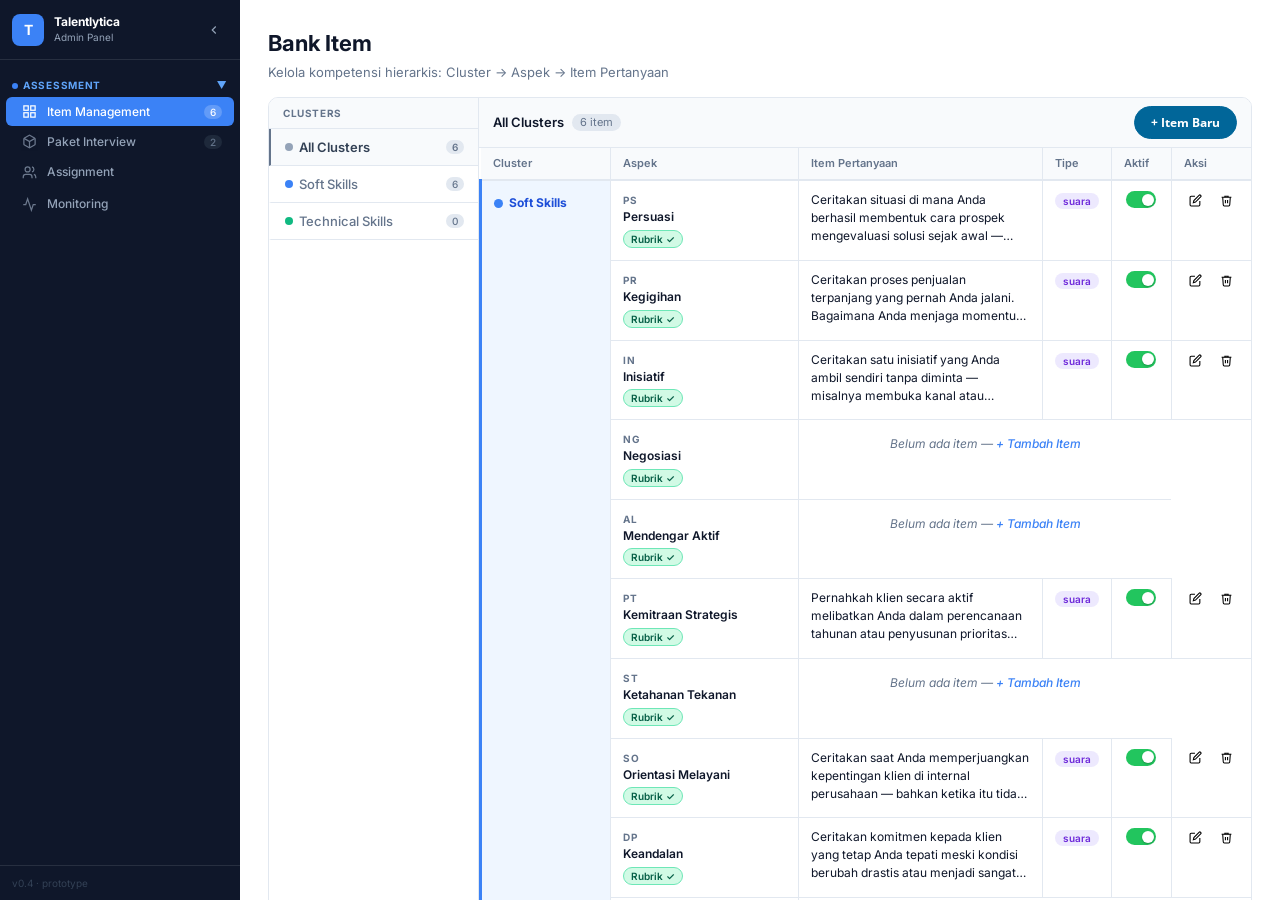
<file: admin/item-management.html>
<!DOCTYPE html>
<html lang="id">
<head>
<meta charset="UTF-8">
<meta name="viewport" content="width=device-width, initial-scale=1.0">
<title>Item Management — Admin · Talentlytica</title>
<link rel="preconnect" href="https://fonts.googleapis.com">
<link rel="preconnect" href="https://fonts.gstatic.com" crossorigin>
<link href="https://fonts.googleapis.com/css2?family=Inter:wght@400;500;600;700&family=Open+Sans:wght@400;500;600;700&display=swap" rel="stylesheet">
<link rel="stylesheet" href="../tokens.css">
<style>
  :root {
    --nm-bg: #ffffff; --nm-fg: #0f172a; --nm-card: #ffffff;
    --nm-border: #e2e8f0; --nm-muted: #f8fafc; --nm-muted-fg: #64748b;
    --nm-input: #e2e8f0; --nm-radius: 0.625rem;
    --nm-status-aktif-bg: #d1fae5; --nm-status-aktif-fg: #065f46;
    --nm-status-draft-bg: #f1f5f9; --nm-status-draft-fg: #334155;
    --nm-status-archived-bg: #f1f5f9; --nm-status-archived-fg: #94a3b8;
    --nm-status-published-bg: #dbeafe; --nm-status-published-fg: #1e40af;
  }
  html, body { height: 100%; margin: 0; }
  body { background: #fff; font-family: 'Inter','Open Sans',sans-serif; display: flex; height: 100vh; overflow: hidden; }

  /* ── Sidebar ─────────────────────────────────────────────────────────────── */
  .sidebar {
    width: 240px; flex-shrink: 0; background: #0f172a; color: #fff;
    display: flex; flex-direction: column; height: 100vh; overflow: hidden; transition: width .25s;
  }
  .sidebar.collapsed { width: 64px; }
  .sb-header {
    height: 60px; display: flex; align-items: center; justify-content: space-between;
    padding: 0 12px; border-bottom: 1px solid rgba(255,255,255,.1); flex-shrink: 0;
  }
  .sb-logo { display: flex; align-items: center; gap: 10px; }
  .sb-logo-icon { width: 32px; height: 32px; flex-shrink: 0; border-radius: 8px; background: #3b82f6; display: flex; align-items: center; justify-content: center; font-size: 14px; font-weight: 700; color: #fff; }
  .sb-logo-text .t1 { font-size: 12px; font-weight: 700; line-height: 1.2; white-space: nowrap; }
  .sb-logo-text .t2 { font-size: 10px; color: #94a3b8; white-space: nowrap; }
  .sb-collapse-btn { width: 28px; height: 28px; border-radius: 6px; border: none; background: transparent; color: #94a3b8; cursor: pointer; flex-shrink: 0; display: flex; align-items: center; justify-content: center; font-size: 14px; transition: background .15s, color .15s; }
  .sb-collapse-btn:hover { background: #1e293b; color: #fff; }
  .sb-nav { flex: 1; overflow-y: auto; padding: 8px 0; }
  .sb-nav::-webkit-scrollbar { width: 4px; }
  .sb-nav::-webkit-scrollbar-thumb { background: #334155; border-radius: 4px; }
  .sb-section { border-top: 1px solid rgba(255,255,255,.06); padding-top: 6px; margin-top: 4px; }
  .sb-section:first-child { border-top: none; margin-top: 0; }
  .sb-section-title { padding: 4px 12px; font-size: 10px; font-weight: 700; text-transform: uppercase; letter-spacing: .07em; display: flex; align-items: center; justify-content: space-between; cursor: pointer; transition: color .15s; }
  .sb-section-title.active-sect { color: #60a5fa; }
  .sb-section-title.dim-sect { color: #334155; }
  .sb-section-title.dim-sect:hover { color: #475569; }
  .sb-section-dot { width: 6px; height: 6px; border-radius: 50%; background: #3b82f6; display: inline-block; margin-right: 5px; }
  .sb-chevron { font-size: 10px; transition: transform .2s; }
  .sb-chevron.open { transform: rotate(90deg); }
  .sb-item { display: flex; align-items: center; gap: 10px; padding: 7px 12px 7px 14px; font-size: 12px; font-weight: 500; cursor: pointer; border-radius: 6px; margin: 1px 6px; border-left: 2px solid transparent; transition: background .12s, color .12s; text-decoration: none; white-space: nowrap; overflow: hidden; background: none; border-top: none; border-right: none; border-bottom: none; font-family: inherit; width: calc(100% - 12px); text-align: left; color: #94a3b8; }
  .sb-item .sb-icon { font-size: 15px; flex-shrink: 0; opacity: .7; }
  .sb-item span { overflow: hidden; text-overflow: ellipsis; }
  .sb-item.active-section { background: #3b82f6; color: #fff; border-left-color: transparent; }
  .sb-item.active-section .sb-icon { opacity: 1; }
  .sb-item.dim-link { color: #334155; cursor: default; }
  .sb-item:not(.dim-link):not(.active-section):hover { background: #1e293b; color: #e2e8f0; }
  .sb-badge { margin-left: auto; font-size: 10px; background: #1e293b; color: #64748b; padding: 1px 6px; border-radius: 9999px; flex-shrink: 0; }
  .sb-item.active-section .sb-badge { background: rgba(255,255,255,.2); color: #fff; }
  .sidebar.collapsed .sb-logo-text, .sidebar.collapsed .sb-section-title span:not(.sb-section-dot), .sidebar.collapsed .sb-item span, .sidebar.collapsed .sb-badge, .sidebar.collapsed .sb-chevron { display: none; }
  .sidebar.collapsed .sb-item { justify-content: center; padding: 8px; border-left: none; margin: 1px 4px; }
  .sidebar.collapsed .sb-section-title { justify-content: center; padding: 6px; }
  .sb-footer { padding: 10px 12px; border-top: 1px solid rgba(255,255,255,.1); font-size: 10px; color: #334155; flex-shrink: 0; }

  /* ── Main area ───────────────────────────────────────────────────────────── */
  .main-area { flex: 1; overflow: auto; display: flex; flex-direction: column; min-width: 0; }
  .page-head { padding: 28px 28px 0; }
  .page-title { font-size: 22px; font-weight: 700; color: var(--nm-fg); }
  .page-sub { font-size: 13px; color: var(--nm-muted-fg); margin-top: 4px; }
  main { padding: 0 28px 64px; }

  /* ── KPI cards ───────────────────────────────────────────────────────────── */
  .kpi-grid { display: grid; grid-template-columns: repeat(4, 1fr); gap: 12px; margin: 16px 0 0; }
  .kpi-card { border-radius: var(--nm-radius); padding: 16px 20px; display: flex; align-items: flex-start; justify-content: space-between; border: 1px solid transparent; }
  .kpi-card .kpi-inner { display: flex; flex-direction: column; }
  .kpi-card .kpi-inner p:first-child { font-size: 11px; font-weight: 600; opacity: .75; }
  .kpi-card .kpi-inner p:last-child { font-size: 24px; font-weight: 700; margin-top: 4px; line-height: 1; }
  .kpi-card svg { width: 24px; height: 24px; flex-shrink: 0; opacity: .5; margin-top: 4px; }
  .kpi-blue  { background: #eff6ff; color: #1e40af; border-color: #bfdbfe; }
  .kpi-green { background: #f0fdf4; color: #14532d; border-color: #bbf7d0; }
  .kpi-amber { background: #fffbeb; color: #92400e; border-color: #fde68a; }
  .kpi-slate { background: #f8fafc; color: #334155; border-color: #e2e8f0; }

  /* ── Split pane ──────────────────────────────────────────────────────────── */
  .split-pane { display: flex; gap: 0; border: 1px solid var(--nm-border); border-radius: var(--nm-radius); overflow: hidden; background: var(--nm-card); margin-top: 16px; min-height: 520px; }
  .sp-left { width: 210px; flex-shrink: 0; border-right: 1px solid var(--nm-border); display: flex; flex-direction: column; overflow: hidden; }
  .sp-left-head { padding: 8px 14px; background: #f8fafc; border-bottom: 1px solid var(--nm-border); font-size: 10px; font-weight: 700; color: var(--nm-muted-fg); text-transform: uppercase; letter-spacing: .06em; }
  .sp-left-list { flex: 1; overflow-y: auto; }
  .sp-cluster-btn { width: 100%; text-align: left; padding: 10px 14px; font-family: inherit; font-size: 13px; font-weight: 500; background: none; border: none; border-left: 2px solid transparent; cursor: pointer; color: var(--nm-muted-fg); transition: background .1s, color .1s; display: flex; align-items: center; justify-content: space-between; border-bottom: 1px solid var(--nm-border); }
  .sp-cluster-btn:hover { background: #f8fafc; color: var(--nm-fg); }
  .sp-cluster-btn.active { font-weight: 600; }
  .cl-acts { display: none; gap: 2px; margin-left: auto; flex-shrink: 0; }
  .sp-cluster-btn:hover .cl-acts,
  .sp-cluster-btn.active .cl-acts { display: flex; }
  .cl-act-btn { border: none; background: none; cursor: pointer; padding: 2px 4px; border-radius: 4px; color: #64748b; font-size: 12px; line-height: 1; display: flex; align-items: center; }
  .cl-act-btn:hover { background: #e2e8f0; color: #0f172a; }
  .cl-act-btn.danger:hover { background: #fee2e2; color: #dc2626; }
  .sp-cluster-count { font-size: 10px; background: #e2e8f0; color: #64748b; padding: 1px 6px; border-radius: 9999px; flex-shrink: 0; }
  .sp-cluster-dot { width: 8px; height: 8px; border-radius: 50%; flex-shrink: 0; display: inline-block; }
  .sp-left-add { padding: 10px 14px; font-size: 12px; color: #3b82f6; background: none; border: none; border-top: 1px solid var(--nm-border); cursor: pointer; text-align: left; font-family: inherit; transition: background .1s; width: 100%; }
  .sp-left-add:hover { background: #eff6ff; }

  /* ── Right pane ──────────────────────────────────────────────────────────── */
  .sp-right { flex: 1; display: flex; flex-direction: column; min-width: 0; }
  .sp-toolbar { display: flex; align-items: center; gap: 8px; padding: 8px 14px; background: #f8fafc; border-bottom: 1px solid var(--nm-border); }
  .sp-toolbar-title { font-size: 13px; font-weight: 600; color: var(--nm-fg); }
  .sp-toolbar-count { font-size: 11px; color: var(--nm-muted-fg); background: #e2e8f0; padding: 1px 8px; border-radius: 9999px; }
  .sp-table-wrap { flex: 1; overflow: auto; }

  /* ── Hierarchical bank table ─────────────────────────────────────────────── */
  .bank-table { width: 100%; border-collapse: collapse; font-size: 13px; }
  .bank-table th { position: sticky; top: 0; z-index: 2; background: #f8fafc; border-bottom: 2px solid var(--nm-border); border-right: 1px solid var(--nm-border); padding: 8px 12px; text-align: left; font-size: 11px; font-weight: 600; color: var(--nm-muted-fg); white-space: nowrap; }
  .bank-table th:last-child { border-right: none; }
  .bank-table td { border-bottom: 1px solid var(--nm-border); border-right: 1px solid var(--nm-border); padding: 10px 12px; vertical-align: top; }
  .bank-table td:last-child { border-right: none; }
  .bank-table tr:last-child td { border-bottom: none; }
  .bank-table tr.bank-row:hover td.item-td { background: #f8fafc; }

  .cluster-td { vertical-align: top; padding: 14px 12px !important; min-width: 130px; }
  .cluster-td-inner { display: flex; flex-direction: column; gap: 6px; }
  .cluster-td-name { font-weight: 700; font-size: 12px; display: flex; align-items: center; gap: 6px; }
  .cluster-td-acts { display: flex; gap: 8px; flex-wrap: wrap; margin-top: 2px; }

  .aspek-td { vertical-align: top; padding: 12px !important; min-width: 160px; max-width: 200px; }
  .aspek-td-code { font-size: 10px; font-weight: 700; color: var(--nm-muted-fg); letter-spacing: .05em; margin-bottom: 2px; }
  .aspek-td-name { font-weight: 600; font-size: 12px; color: var(--nm-fg); line-height: 1.3; margin-bottom: 4px; }
  .aspek-td-desc { font-size: 11px; color: var(--nm-muted-fg); margin-bottom: 6px; line-height: 1.4; }
  .aspek-td-acts { display: flex; gap: 8px; flex-wrap: wrap; }

  .item-td { vertical-align: middle; max-width: 320px; }
  .item-text { font-size: 12px; line-height: 1.5; color: var(--nm-fg); display: -webkit-box; -webkit-line-clamp: 3; -webkit-box-orient: vertical; overflow: hidden; }

  .prop-td { vertical-align: middle; white-space: nowrap; text-align: center; width: 60px; }
  .prop-td.wide { width: 80px; }

  .tipe-pill { background: #ede9fe; color: #6d28d9; font-size: 10px; font-weight: 600; padding: 2px 8px; border-radius: 9999px; }
  .prop-muted { font-size: 12px; color: var(--nm-muted-fg); }

  .empty-td { text-align: center; color: var(--nm-muted-fg); font-size: 12px; font-style: italic; padding: 16px !important; }

  /* ── Toggle switch ───────────────────────────────────────────────────────── */
  .toggle-switch { cursor: pointer; display: inline-flex; align-items: center; }
  .toggle-switch input[type=checkbox] { display: none; }
  .toggle-track { width: 30px; height: 17px; border-radius: 9px; background: #cbd5e1; transition: background .2s; position: relative; display: inline-block; }
  .toggle-track::after { content: ''; position: absolute; top: 2.5px; left: 2.5px; width: 12px; height: 12px; border-radius: 50%; background: #fff; transition: left .2s; box-shadow: 0 1px 2px rgba(0,0,0,.25); }
  .toggle-switch input:checked + .toggle-track { background: #22c55e; }
  .toggle-switch input:checked + .toggle-track::after { left: 15.5px; }

  /* ── Icon buttons ────────────────────────────────────────────────────────── */
  .icon-btn { border: none; background: none; cursor: pointer; font-size: 14px; padding: 3px 5px; border-radius: 4px; line-height: 1; transition: background .1s; }
  .icon-btn:hover { background: #f1f5f9; }
  .icon-btn.danger:hover { background: #fee2e2; }
  .acts { display: flex; gap: 8px; }

  /* ── Shared action link ──────────────────────────────────────────────────── */
  .link-act { color: #3b82f6; font-weight: 500; cursor: pointer; font-size: 12px; white-space: nowrap; }
  .link-act:hover { text-decoration: underline; }
  .link-act.danger { color: #dc2626; }

  /* ── Status badge ────────────────────────────────────────────────────────── */
  .status-badge { display: inline-flex; align-items: center; gap: 5px; border-radius: 9999px; padding: 2px 10px; font-size: 11px; font-weight: 600; white-space: nowrap; border: 1px solid; }
  .sb-aktif     { background: var(--nm-status-aktif-bg);     color: var(--nm-status-aktif-fg);     border-color: #6ee7b7; }
  .sb-draft     { background: var(--nm-status-draft-bg);     color: var(--nm-status-draft-fg);     border-color: #fcd34d; }
  .sb-archived  { background: var(--nm-status-archived-bg);  color: var(--nm-status-archived-fg);  border-color: #cbd5e1; }
  .sb-published { background: var(--nm-status-published-bg); color: var(--nm-status-published-fg); border-color: #93c5fd; }
  .sb-error     { background: #fee2e2; color: #991b1b; border-color: #fca5a5; }

  /* ── Modal ───────────────────────────────────────────────────────────────── */
  .modal-back { position: fixed; inset: 0; background: rgba(0,0,0,.45); display: none; align-items: flex-start; justify-content: center; z-index: 200; padding: 40px 16px; overflow-y: auto; }
  .modal-back.open { display: flex; }
  .modal { background: var(--nm-card); border-radius: var(--nm-radius); box-shadow: 0 8px 32px rgba(0,0,0,.15); width: 100%; max-width: 640px; padding: 24px; }
  .modal h3 { font-size: 17px; font-weight: 700; margin-bottom: 16px; color: var(--nm-fg); }
  .f-label { display: block; font-size: 12px; font-weight: 600; margin: 12px 0 4px; color: var(--nm-fg); }
  .f-label .req { color: #dc2626; }
  .modal input[type=text], .modal input[type=number], .modal textarea, .modal select { width: 100%; padding: 8px 10px; border-radius: 6px; border: 1px solid var(--nm-input); font-family: inherit; font-size: 13px; background: var(--nm-bg); color: var(--nm-fg); box-sizing: border-box; }
  .modal textarea { resize: vertical; min-height: 64px; }
  .modal input:focus, .modal textarea:focus, .modal select:focus { outline: none; box-shadow: 0 0 0 2px #bfdbfe; }
  .f-row { display: flex; gap: 10px; }
  .f-row > div { flex: 1; }
  .modal-foot { display: flex; justify-content: flex-end; gap: 10px; margin-top: 20px; }
  .hint { font-size: 11px; color: var(--nm-muted-fg); margin-top: 4px; }
  .rubrik-lvl { display: flex; gap: 10px; align-items: flex-start; margin-bottom: 12px; }
  .lvl-chip { flex-shrink: 0; width: 74px; text-align: center; font-size: 11px; font-weight: 700; padding: 8px 0; border-radius: 6px; background: var(--nm-muted); color: var(--nm-muted-fg); }
  .kb-list { flex: 1; display: flex; flex-direction: column; gap: 6px; }
  .kb-row { display: flex; gap: 6px; align-items: flex-start; }
  .kb-row textarea { flex: 1; }
  .kb-del { flex-shrink: 0; width: 28px; height: 28px; border: 1px solid var(--nm-border); background: #fff; border-radius: 6px; cursor: pointer; color: #94a3b8; font-size: 15px; line-height: 1; display: flex; align-items: center; justify-content: center; }
  .kb-del:hover { border-color: #fca5a5; background: #fef2f2; color: #dc2626; }
  .kb-add { align-self: flex-start; margin-top: 2px; padding: 4px 10px; border: 1px dashed var(--nm-border); background: #fff; border-radius: 6px; cursor: pointer; font-size: 11px; font-weight: 600; color: #3b82f6; font-family: inherit; }
  .kb-add:hover { border-color: #3b82f6; background: #eff6ff; }

  /* ── Color picker ────────────────────────────────────────────────────────── */
  .color-picker { display: flex; gap: 8px; flex-wrap: wrap; margin-top: 6px; }
  .color-dot-opt { width: 24px; height: 24px; border-radius: 50%; cursor: pointer; border: 2px solid transparent; transition: transform .1s, border-color .1s; flex-shrink: 0; }
  .color-dot-opt:hover { transform: scale(1.15); }
  .color-dot-opt.selected { border-color: #0f172a; transform: scale(1.1); }

  /* ── Paket tab ───────────────────────────────────────────────────────────── */
  .filter-card { background: transparent; padding: 14px 0; margin: 4px 0; display: flex; flex-wrap: wrap; align-items: flex-end; gap: 20px; }
  .filter-spacer { flex: 1; }
  .paket-grid { display: grid; grid-template-columns: repeat(auto-fill, minmax(300px, 1fr)); gap: 14px; }
  .paket-card { background: var(--nm-card); border-radius: var(--nm-radius); border: 1px solid var(--nm-border); padding: 20px; display: flex; flex-direction: column; gap: 6px; box-shadow: 0 1px 3px rgba(0,0,0,.06); }
  .paket-name { font-size: 16px; font-weight: 700; color: var(--nm-fg); }
  .paket-meta { font-size: 11px; color: var(--nm-muted-fg); }
  .paket-foot { display: flex; gap: 8px; margin-top: 8px; flex-wrap: wrap; }
  .lock-note { font-size: 11px; color: #b45309; display: flex; align-items: center; gap: 4px; }
  .item-row { display: grid; grid-template-columns: 28px 1fr 90px 110px 32px; gap: 8px; align-items: center; padding: 8px 0; border-bottom: 1px solid var(--nm-border); font-size: 13px; }
  .item-row .q-preview { font-size: 11px; color: var(--nm-muted-fg); margin-top: 2px; }
  .ord-btns { display: flex; flex-direction: column; gap: 2px; }
  .ord-btns button { border: 1px solid var(--nm-border); background: var(--nm-bg); border-radius: 4px; cursor: pointer; font-size: 9px; line-height: 1.4; color: var(--nm-fg); padding: 0 4px; }
  .rm-item { border: 0; background: none; cursor: pointer; color: #dc2626; font-size: 18px; }
  .empty { text-align: center; color: var(--nm-muted-fg); padding: 40px; font-size: 13px; }

  /* ── Toast ───────────────────────────────────────────────────────────────── */
  #toast { position: fixed; bottom: 24px; left: 50%; transform: translateX(-50%) translateY(80px); background: #1e293b; color: #fff; padding: 10px 20px; border-radius: 9999px; font-size: 13px; transition: transform .25s; z-index: 300; box-shadow: 0 4px 16px rgba(0,0,0,.2); }
  #toast.show { transform: translateX(-50%) translateY(0); }
</style>
</head>
<body>

<!-- ── Sidebar ── -->
<aside class="sidebar" id="sidebar">
  <div class="sb-header">
    <div class="sb-logo">
      <div class="sb-logo-icon">T</div>
      <div class="sb-logo-text"><div class="t1">Talentlytica</div><div class="t2">Admin Panel</div></div>
    </div>
    <button class="sb-collapse-btn" onclick="toggleSidebar()">
      <svg width="14" height="14" viewBox="0 0 24 24" fill="none" stroke="currentColor" stroke-width="2"><path d="M15 18l-6-6 6-6"/></svg>
    </button>
  </div>
  <nav class="sb-nav">
    <div class="sb-section">
      <div class="sb-section-title active-sect" onclick="toggleSection('s-assess')">
        <span><span class="sb-section-dot"></span>Assessment</span>
        <span class="sb-chevron open" id="chev-s-assess">▶</span>
      </div>
      <div class="sb-items" id="s-assess">
        <button class="sb-item active-section" id="nav-bank" onclick="switchTab('bank')">
          <svg class="sb-icon" width="15" height="15" viewBox="0 0 24 24" fill="none" stroke="currentColor" stroke-width="2"><rect x="3" y="3" width="7" height="7"/><rect x="14" y="3" width="7" height="7"/><rect x="14" y="14" width="7" height="7"/><rect x="3" y="14" width="7" height="7"/></svg>
          <span>Item Management</span><span class="sb-badge" id="cnt-bank"></span>
        </button>
        <button class="sb-item" id="nav-paket" onclick="switchTab('paket')">
          <svg class="sb-icon" width="15" height="15" viewBox="0 0 24 24" fill="none" stroke="currentColor" stroke-width="2"><path d="M21 16V8a2 2 0 0 0-1-1.73l-7-4a2 2 0 0 0-2 0l-7 4A2 2 0 0 0 3 8v8a2 2 0 0 0 1 1.73l7 4a2 2 0 0 0 2 0l7-4A2 2 0 0 0 21 16z"/><polyline points="3.27 6.96 12 12.01 20.73 6.96"/><line x1="12" y1="22.08" x2="12" y2="12"/></svg>
          <span>Paket Interview</span><span class="sb-badge" id="cnt-paket"></span>
        </button>
        <a class="sb-item" href="assignment.html">
          <svg class="sb-icon" width="15" height="15" viewBox="0 0 24 24" fill="none" stroke="currentColor" stroke-width="2"><path d="M16 21v-2a4 4 0 0 0-4-4H6a4 4 0 0 0-4 4v2"/><circle cx="9" cy="7" r="4"/><path d="M22 21v-2a4 4 0 0 0-3-3.87"/><path d="M16 3.13a4 4 0 0 1 0 7.75"/></svg>
          <span>Assignment</span>
        </a>
        <a class="sb-item" href="monitoring.html">
          <svg class="sb-icon" width="15" height="15" viewBox="0 0 24 24" fill="none" stroke="currentColor" stroke-width="2"><polyline points="22 12 18 12 15 21 9 3 6 12 2 12"/></svg>
          <span>Monitoring</span>
        </a>
      </div>
    </div>
  </nav>
  <div class="sb-footer">v0.4 · prototype</div>
</aside>

<!-- ── Main area ── -->
<div class="main-area">
  <div class="page-head">
    <div class="page-title" id="page-title">Bank Item</div>
    <div class="page-sub" id="page-sub">Kelola kompetensi hierarkis: Cluster → Aspek → Item Pertanyaan</div>
  </div>
  <main>

    <!-- ── TAB BANK ITEM ── -->
    <section id="tab-bank">
      <div class="split-pane" style="margin-top:16px;">
        <!-- Left: Cluster nav -->
        <div class="sp-left">
          <div class="sp-left-head">CLUSTERS</div>
          <div class="sp-left-list" id="sp-cluster-list"></div>
          <button class="sp-left-add" onclick="openClusterModal()">+ Add Cluster</button>
        </div>
        <!-- Right: hierarchical table -->
        <div class="sp-right">
          <div class="sp-toolbar">
            <span class="sp-toolbar-title" id="sp-bank-title">All Clusters</span>
            <span class="sp-toolbar-count" id="sp-bank-count">0 item</span>
            <div style="flex:1;"></div>
            <button class="btn btn-primary btn-sm" onclick="openItemModal()">+ Item Baru</button>
          </div>
          <div class="sp-table-wrap">
            <table class="bank-table">
              <thead><tr>
                <th style="min-width:130px;">Cluster</th>
                <th style="min-width:170px;">Aspek</th>
                <th>Item Pertanyaan</th>
                <th class="prop-td">Tipe</th>
                <th class="prop-td">Aktif</th>
                <th class="prop-td wide">Aksi</th>
              </tr></thead>
              <tbody id="tb-bank"></tbody>
            </table>
          </div>
        </div>
      </div>
    </section>

    <!-- ── TAB PAKET ── -->
    <section id="tab-paket" hidden>
      <div style="border:1px solid var(--nm-border);border-radius:var(--nm-radius);overflow:hidden;margin-top:16px;">
        <div style="display:flex;align-items:center;justify-content:space-between;padding:10px 14px;background:#f8fafc;border-bottom:1px solid var(--nm-border);">
          <span style="font-size:13px;font-weight:600;color:var(--nm-fg);" id="paket-count-label">Paket Interview</span>
          <button class="btn btn-primary btn-sm" onclick="openPaketModal()">+ Paket Baru</button>
        </div>
        <div style="overflow-x:auto;">
          <table class="bank-table" id="tb-paket">
            <thead><tr>
              <th>Nama Paket</th>
              <th style="width:60px;text-align:center;">Item</th>
              <th style="width:100px;">Status</th>
              <th style="width:120px;">Aksi</th>
            </tr></thead>
            <tbody id="grid-paket"></tbody>
          </table>
        </div>
      </div>
    </section>

  </main>
</div>

<!-- ── MODAL: CLUSTER (NEW) ── -->
<div class="modal-back" id="m-cluster"><div class="modal" style="max-width:480px;">
  <h3 id="m-cluster-title">Cluster Baru</h3>
  <label class="f-label">Nama Cluster <span class="req">*</span></label>
  <input type="text" id="cl-nama" placeholder="cth. Soft Skills, Technical Skills…">
  <label class="f-label">Warna</label>
  <div class="color-picker" id="cl-color-picker"></div>
  <input type="hidden" id="cl-warna" value="#3b82f6">
  <label class="f-label">Deskripsi <span style="font-weight:400;color:var(--nm-muted-fg);">(opsional)</span></label>
  <textarea id="cl-desc" rows="2" placeholder="Deskripsi singkat cluster ini…"></textarea>
  <div class="modal-foot">
    <button class="btn btn-outline-neutral btn-sm" onclick="closeModal('m-cluster')">Batal</button>
    <button class="btn btn-primary btn-sm" onclick="saveCluster()">Simpan</button>
  </div>
</div></div>

<!-- ── MODAL: ASPEK ── -->
<div class="modal-back" id="m-aspek"><div class="modal">
  <h3 id="m-aspek-title">Aspek Baru</h3>
  <div class="f-row">
    <div style="flex:0 0 110px;"><label class="f-label">Kode <span class="req">*</span></label><input type="text" id="a-kode" maxlength="4" placeholder="PS"></div>
    <div><label class="f-label">Nama Aspek <span class="req">*</span></label><input type="text" id="a-nama" placeholder="Persuasi"></div>
    <div style="flex:0 0 160px;"><label class="f-label">Cluster <span class="req">*</span></label><select id="a-cluster"></select></div>
  </div>
  <label class="f-label">Deskripsi</label>
  <textarea id="a-desc" rows="2" placeholder="Deskripsi singkat aspek…"></textarea>
  <label class="f-label" style="margin-top:12px;">Rubrik 5 Level — Key Behavior <span class="req">*</span></label>
  <p class="hint" style="margin-bottom:8px;">Key behavior per level (boleh lebih dari satu) — seluruhnya dikirim ke AI sebagai dasar skoring setiap evaluasi jawaban.</p>
  <div id="a-rubrik"></div>
  <div class="modal-foot">
    <button class="btn btn-outline-neutral btn-sm" onclick="closeModal('m-aspek')">Batal</button>
    <button class="btn btn-primary btn-sm" onclick="saveAspek()">Simpan</button>
  </div>
</div></div>

<!-- ── MODAL: ITEM ── -->
<div class="modal-back" id="m-item"><div class="modal">
  <h3 id="m-item-title">Pertanyaan Baru</h3>
  <label class="f-label">Aspek <span class="req">*</span></label>
  <select id="i-aspek"></select>
  <p class="hint">Pertanyaan selalu menempel ke aspek — rubrik aspek inilah yang dipakai AI untuk menilai jawabannya.</p>
  <label class="f-label">Teks Pertanyaan (dibacakan TTS) <span class="req">*</span></label>
  <textarea id="i-text" rows="4" placeholder="Ceritakan situasi di mana Anda…"></textarea>
  <div class="modal-foot">
    <button class="btn btn-outline-neutral btn-sm" onclick="closeModal('m-item')">Batal</button>
    <button class="btn btn-primary btn-sm" id="i-save-btn" onclick="saveItem()">Simpan sebagai Draft</button>
  </div>
</div></div>

<!-- ── MODAL: PAKET ── -->
<div class="modal-back" id="m-paket"><div class="modal" style="max-width:760px;">
  <h3 id="m-paket-title">Paket Baru</h3>
  <div id="p-lockwarn" style="display:none;margin-bottom:12px;padding:10px;background:#fffbeb;border:1px solid #fde68a;border-radius:6px;font-size:12px;color:#92400e;">🔒 Paket ini sudah pernah di-assign — dikunci. Untuk mengubah, duplikasi sebagai versi baru.</div>
  <label class="f-label">Nama Paket <span class="req">*</span></label>
  <input type="text" id="p-nama" placeholder="Sales Hunter v1">
  <label style="margin-top:12px;font-size:13px;display:flex;align-items:center;gap:6px;cursor:pointer;">
    <input type="checkbox" id="p-showresult"> Tampilkan hasil ke kandidat setelah selesai
  </label>
  <label class="f-label" style="margin-top:16px;">Susunan Item</label>
  <p class="hint" style="margin-bottom:8px;">Per item: urutan, target level, dan bobot kepentingan.</p>
  <div class="item-row" style="font-size:11px;color:var(--nm-muted-fg);border-bottom:1px solid var(--nm-border);"><span></span><span>ASPEK · PERTANYAAN</span><span>TARGET</span><span>BOBOT</span><span></span></div>
  <div id="p-items"></div>
  <div style="display:flex;gap:10px;margin-top:10px;align-items:center;">
    <select id="p-add-item" style="flex:1;padding:7px 10px;border:1px solid var(--nm-input);border-radius:6px;font-size:13px;font-family:inherit;"></select>
    <button class="btn btn-outline btn-sm" onclick="paketAddItem()">+ Tambah</button>
  </div>
  <div class="modal-foot">
    <button class="btn btn-outline-neutral btn-sm" onclick="closeModal('m-paket')">Batal</button>
    <button class="btn btn-primary btn-sm" id="p-save-btn" onclick="savePaket()">Simpan</button>
  </div>
</div></div>

<div id="toast"></div>
<script src="../competency-data.js"></script>
<script>
const LS_KEY = 'admin_item_mgmt_v1';
const LEVELS = FRAMEWORK.levelLabels;

const PRESET_COLORS = [
  { warna:'#3b82f6', bg:'#eff6ff', border:'#bfdbfe', text:'#1d4ed8' },
  { warna:'#10b981', bg:'#f0fdf4', border:'#bbf7d0', text:'#065f46' },
  { warna:'#f59e0b', bg:'#fffbeb', border:'#fde68a', text:'#92400e' },
  { warna:'#8b5cf6', bg:'#f5f3ff', border:'#ddd6fe', text:'#6d28d9' },
  { warna:'#ef4444', bg:'#fef2f2', border:'#fecaca', text:'#991b1b' },
  { warna:'#06b6d4', bg:'#ecfeff', border:'#a5f3fc', text:'#0e7490' },
  { warna:'#f97316', bg:'#fff7ed', border:'#fed7aa', text:'#9a3412' },
  { warna:'#ec4899', bg:'#fdf2f8', border:'#fbcfe8', text:'#9d174d' },
];

function clusterTheme(warna) {
  return PRESET_COLORS.find(p => p.warna === warna) || { warna, bg:'#f8fafc', border:'#e2e8f0', text:'#334155' };
}

let DB;

function seed() {
  const clusters = [
    { id:'CL1', nama:'Soft Skills',      warna:'#3b82f6', desc:'' },
    { id:'CL2', nama:'Technical Skills', warna:'#10b981', desc:'' },
  ];
  const aspects = Object.entries(FRAMEWORK.aspects).map(([code, a]) => ({
    code, name: a.name,
    clusterId: a.category === 'soft' ? 'CL1' : 'CL2',
    category: a.category,
    desc: '', levels: a.levels.map(l => Array.isArray(l) ? [...l] : [l]), status: 'Aktif'
  }));
  let iid = 1;
  const items = [];
  for (const role of ['hunter', 'farmer']) {
    for (const q of FRAMEWORK.questions[role]) {
      items.push({ id:'Q'+String(iid++).padStart(3,'0'), aspect:q.aspect, text:q.text, tipe:'suara', durasi:120, ulang:2, status:'Aktif' });
    }
  }
  const paket = ['hunter','farmer'].map((rk, i) => {
    const r = FRAMEWORK.roles[rk];
    return {
      id:'P'+(i+1), nama:r.label+' v1',
      status:'Published', locked:true, assigned:true, showResult:false,
      items: r.aspects.map(code => {
        const it = items.find(x => x.aspect===code && FRAMEWORK.questions[rk].some(q=>q.aspect===code&&q.text===x.text));
        return { itemId:it.id, target:r.targets[code], bobot:r.weights[code] };
      })
    };
  });
  return { clusters, aspects, items, paket, seq:{ item:iid, paket:3, cluster:3 } };
}

function load() {
  try { DB = JSON.parse(localStorage.getItem(LS_KEY)) || seed(); }
  catch { DB = seed(); }
  // Migration: add clusters if old DB doesn't have them
  if (!DB.clusters) {
    DB.clusters = [
      { id:'CL1', nama:'Soft Skills',      warna:'#3b82f6', desc:'' },
      { id:'CL2', nama:'Technical Skills', warna:'#10b981', desc:'' },
    ];
    for (const a of DB.aspects) {
      if (!a.clusterId) a.clusterId = a.category === 'soft' ? 'CL1' : 'CL2';
    }
  }
  if (!DB.seq.cluster) DB.seq.cluster = DB.clusters.length + 1;
  // Migration: levels[i] string (1 KB/level) -> array of KB
  for (const a of DB.aspects) {
    if (Array.isArray(a.levels)) a.levels = a.levels.map(l => Array.isArray(l) ? l : (l ? [l] : []));
  }
}

function save() { localStorage.setItem(LS_KEY, JSON.stringify(DB)); renderAll(); }

/* ── Helpers ── */
const $ = id => document.getElementById(id);
const esc = s => (s||'').replace(/[&<>"]/g, c=>({'&':'&amp;','<':'&lt;','>':'&gt;','"':'&quot;'}[c]));
const getAspek = c => DB.aspects.find(a=>a.code===c);
const getItem  = id => DB.items.find(i=>i.id===id);
const getCluster = id => DB.clusters.find(c=>c.id===id);

function statusTag(s) {
  const map = { Draft:'sb-draft', Aktif:'sb-aktif', Published:'sb-published', Archived:'sb-archived' };
  return `<span class="status-badge ${map[s]||'sb-draft'}">${esc(s)}</span>`;
}
function toast(msg) {
  const t=$('toast'); t.textContent=msg; t.classList.add('show');
  clearTimeout(t._h); t._h=setTimeout(()=>t.classList.remove('show'),2400);
}
function closeModal(id) { $(id).classList.remove('open'); speechSynthesis.cancel(); }

function countClusterActiveItems(clusterId) {
  const codes = DB.aspects.filter(a=>a.clusterId===clusterId).map(a=>a.code);
  return DB.items.filter(i=>codes.includes(i.aspect)&&i.status!=='Archived').length;
}

const aspekDipakaiPaketAktif = code => DB.paket.some(p=>p.status!=='Archived'&&p.items.some(pi=>getItem(pi.itemId)?.aspect===code));
const itemDipakaiPaket = id => DB.paket.some(p=>p.status!=='Archived'&&p.items.some(pi=>pi.itemId===id));

/* ── Sidebar ── */
function toggleSidebar() {
  $('sidebar').classList.toggle('collapsed');
}
function toggleSection(id) {
  const el=$(id), chev=$('chev-'+id); if(!el) return;
  const isHidden=el.style.display==='none';
  el.style.display=isHidden?'':'none';
  if(chev) chev.classList.toggle('open',isHidden);
}
const PAGE_META = {
  bank:  { title:'Bank Item',        sub:'Kelola kompetensi hierarkis: Cluster → Aspek → Item Pertanyaan' },
  paket: { title:'Paket Interview',  sub:'Kumpulkan item ke dalam paket yang siap di-assign ke kandidat' },
};
function switchTab(tab) {
  ['bank','paket'].forEach(t=>{const s=$('tab-'+t);if(s)s.hidden=(t!==tab);});
  ['nav-bank','nav-paket'].forEach(id=>{
    const btn=$(id); if(!btn) return;
    btn.classList.toggle('active-section', id==='nav-'+tab);
  });
  const meta=PAGE_META[tab];
  if(meta){$('page-title').textContent=meta.title;$('page-sub').textContent=meta.sub;}
}

/* ── RENDER: BANK ── */
let selectedClusterId = 'all';

function selectCluster(id) { selectedClusterId=id; renderBank(); }

function renderBank() {
  const filteredClusters = selectedClusterId==='all' ? DB.clusters : DB.clusters.filter(c=>c.id===selectedClusterId);

  // ── Left panel ──
  const totalActive = DB.items.filter(i=>i.status!=='Archived').length;
  let navHtml = `<button class="sp-cluster-btn ${selectedClusterId==='all'?'active':''}" onclick="selectCluster('all')"
    style="${selectedClusterId==='all'?'border-left-color:#64748b;background:#f8fafc;color:#334155;':''}">
    <span style="display:flex;align-items:center;gap:6px;">
      <span class="sp-cluster-dot" style="background:#94a3b8;"></span><span>All Clusters</span>
    </span>
    <span class="sp-cluster-count">${totalActive}</span>
  </button>`;
  for (const cl of DB.clusters) {
    const cnt = countClusterActiveItems(cl.id);
    const th  = clusterTheme(cl.warna);
    const act = selectedClusterId===cl.id;
    navHtml += `<button class="sp-cluster-btn ${act?'active':''}" onclick="selectCluster('${cl.id}')"
      style="${act?`border-left-color:${cl.warna};background:${th.bg};color:${th.text};`:''}">
      <span style="display:flex;align-items:center;gap:6px;flex:1;min-width:0;overflow:hidden;">
        <span class="sp-cluster-dot" style="background:${cl.warna};flex-shrink:0;"></span>
        <span style="overflow:hidden;text-overflow:ellipsis;">${esc(cl.nama)}</span>
      </span>
      <span class="cl-acts" onclick="event.stopPropagation()">
        <span class="cl-act-btn" onclick="openClusterModal('${cl.id}')" title="Edit cluster">
          <svg width="11" height="11" viewBox="0 0 24 24" fill="none" stroke="currentColor" stroke-width="2.5"><path d="M11 4H4a2 2 0 0 0-2 2v14a2 2 0 0 0 2 2h14a2 2 0 0 0 2-2v-7"/><path d="M18.5 2.5a2.121 2.121 0 0 1 3 3L12 15l-4 1 1-4 9.5-9.5z"/></svg>
        </span>
        <span class="cl-act-btn danger" onclick="deleteCluster('${cl.id}')" title="Hapus cluster">
          <svg width="11" height="11" viewBox="0 0 24 24" fill="none" stroke="currentColor" stroke-width="2.5"><polyline points="3 6 5 6 21 6"/><path d="M19 6l-1 14a2 2 0 0 1-2 2H8a2 2 0 0 1-2-2L5 6"/><path d="M10 11v6M14 11v6"/><path d="M9 6V4h6v2"/></svg>
        </span>
      </span>
      <span class="sp-cluster-count" style="${act?`background:${th.border};color:${th.text};`:''}">${cnt}</span>
    </button>`;
  }
  $('sp-cluster-list').innerHTML = navHtml;

  // ── Title ──
  if (selectedClusterId==='all') {
    $('sp-bank-title').textContent='All Clusters';
  } else {
    const cl=getCluster(selectedClusterId);
    $('sp-bank-title').textContent=cl?cl.nama:'';
  }

  // ── Hierarchical table ──
  const rows = [];
  let totalVisible = 0;

  for (const cl of filteredClusters) {
    const th = clusterTheme(cl.warna);
    const clAspects = DB.aspects.filter(a=>a.clusterId===cl.id&&a.status!=='Archived');

    // Calculate cluster rowspan
    let clRowspan = 0;
    for (const a of clAspects) {
      const items = DB.items.filter(i=>i.aspect===a.code&&i.status!=='Archived');
      clRowspan += Math.max(1, items.length);
    }
    if (clAspects.length===0) clRowspan=1;

    const canDeleteCluster = clAspects.length===0;
    const clusterTdHtml = `<td class="cluster-td" rowspan="${clRowspan}" style="border-left:3px solid ${cl.warna};background:${th.bg};">
      <div class="cluster-td-inner">
        <div class="cluster-td-name">
          <span style="width:9px;height:9px;border-radius:50%;background:${cl.warna};flex-shrink:0;display:inline-block;"></span>
          <span style="color:${th.text};font-size:12px;">${esc(cl.nama)}</span>
        </div>
      </div>
    </td>`;

    if (clAspects.length===0) {
      rows.push(`<tr class="bank-row">
        ${clusterTdHtml}
        <td colspan="5" class="empty-td">Belum ada aspek — <span class="link-act" onclick="openAspekModal(null,'${cl.id}')">+ Tambah Aspek</span></td>
      </tr>`);
      continue;
    }

    let firstInCluster=true;
    for (const a of clAspects) {
      const items = DB.items.filter(i=>i.aspect===a.code&&i.status!=='Archived');
      const aspRowspan = Math.max(1, items.length);
      const rubrikOk = Array.isArray(a.levels) && a.levels.length===5 && a.levels.every(l=>Array.isArray(l)?l.some(k=>k&&k.trim()):(l&&l.trim()));

      const aspekTdHtml = `<td class="aspek-td" rowspan="${aspRowspan}">
        <div class="aspek-td-code">${esc(a.code)}</div>
        <div class="aspek-td-name">${esc(a.name)}</div>
        ${a.desc?`<div class="aspek-td-desc">${esc(a.desc)}</div>`:''}
        <div>
          ${rubrikOk
            ? '<span class="status-badge sb-aktif" style="font-size:10px;padding:1px 7px;">Rubrik ✓</span>'
            : '<span class="status-badge sb-error" style="font-size:10px;padding:1px 7px;">Rubrik —</span>'}
        </div>
      </td>`;

      if (items.length===0) {
        rows.push(`<tr class="bank-row">
          ${firstInCluster?clusterTdHtml:''}
          ${aspekTdHtml}
          <td colspan="3" class="empty-td">Belum ada item — <span class="link-act" onclick="openItemModal(null,'${a.code}')">+ Tambah Item</span></td>
        </tr>`);
        firstInCluster=false;
        continue;
      }

      let firstInAspek=true;
      for (const item of items) {
        rows.push(`<tr class="bank-row">
          ${firstInCluster?clusterTdHtml:''}
          ${firstInAspek?aspekTdHtml:''}
          <td class="item-td"><div class="item-text">${esc(item.text)}</div></td>
          <td class="prop-td"><span class="tipe-pill">suara</span></td>
          <td class="prop-td">
            <label class="toggle-switch" title="${item.status==='Aktif'?'Aktif':'Draft'}">
              <input type="checkbox" ${item.status==='Aktif'?'checked':''} onchange="toggleItemStatus('${item.id}',this.checked)">
              <span class="toggle-track"></span>
            </label>
          </td>
          <td class="prop-td wide" onclick="event.stopPropagation()">
            <div class="acts" style="justify-content:center;">
              <button class="icon-btn" onclick="openItemModal('${item.id}')" title="Edit"><svg width="13" height="13" viewBox="0 0 24 24" fill="none" stroke="currentColor" stroke-width="2"><path d="M11 4H4a2 2 0 0 0-2 2v14a2 2 0 0 0 2 2h14a2 2 0 0 0 2-2v-7"/><path d="M18.5 2.5a2.121 2.121 0 0 1 3 3L12 15l-4 1 1-4 9.5-9.5z"/></svg></button>
              <button class="icon-btn danger" onclick="deleteItem('${item.id}')" title="Hapus"><svg width="13" height="13" viewBox="0 0 24 24" fill="none" stroke="currentColor" stroke-width="2"><polyline points="3 6 5 6 21 6"/><path d="M19 6l-1 14a2 2 0 0 1-2 2H8a2 2 0 0 1-2-2L5 6"/><path d="M10 11v6M14 11v6"/><path d="M9 6V4h6v2"/></svg></button>
            </div>
          </td>
        </tr>`);
        firstInCluster=false;
        firstInAspek=false;
        totalVisible++;
      }
    }
  }

  $('tb-bank').innerHTML = rows.join('') || `<tr><td colspan="8" class="empty">Belum ada data.</td></tr>`;
  $('sp-bank-count').textContent = `${totalVisible} item`;
  $('cnt-bank').textContent = totalActive;
}

/* ── Toggle item status ── */
function toggleItemStatus(id, checked) {
  const i=getItem(id); if(!i) return;
  if (!checked && itemDipakaiPaket(id)) {
    if (!confirm('Item ini dipakai paket aktif. Non-aktifkan akan membuat paket tersebut tidak valid untuk assignment baru. Lanjutkan?')) {
      renderBank(); return;
    }
  }
  i.status = checked ? 'Aktif' : 'Draft';
  save(); toast(`${id} → ${i.status}`);
}

function deleteItem(id) {
  const i=getItem(id); if(!i) return;
  if (itemDipakaiPaket(id)) return toast('Item dipakai paket aktif — hapus dari paket dulu');
  if (!confirm(`Hapus pertanyaan ini permanen?\n\n"${i.text.slice(0,80)}…"`)) return;
  DB.items = DB.items.filter(x=>x.id!==id);
  save(); toast(`${id} dihapus`);
}

/* ── Cluster modal ── */
let editClusterId = null;
let selectedColor = '#3b82f6';

function openClusterModal(id) {
  editClusterId = id || null;
  const cl = id ? getCluster(id) : null;
  $('m-cluster-title').textContent = cl ? `Edit Cluster — ${cl.nama}` : 'Cluster Baru';
  $('cl-nama').value  = cl ? cl.nama  : '';
  $('cl-desc').value  = cl ? cl.desc  : '';
  selectedColor = cl ? cl.warna : '#3b82f6';
  $('cl-warna').value = selectedColor;
  renderColorPicker();
  $('m-cluster').classList.add('open');
}

function renderColorPicker() {
  $('cl-color-picker').innerHTML = PRESET_COLORS.map(p =>
    `<span class="color-dot-opt ${p.warna===selectedColor?'selected':''}"
      style="background:${p.warna};"
      onclick="pickColor('${p.warna}')"></span>`
  ).join('');
}

function pickColor(warna) {
  selectedColor = warna;
  $('cl-warna').value = warna;
  renderColorPicker();
}

function saveCluster() {
  const nama = $('cl-nama').value.trim();
  if (!nama) return toast('Nama cluster wajib diisi');
  const warna = $('cl-warna').value || '#3b82f6';
  const desc  = $('cl-desc').value.trim();
  if (editClusterId) {
    const cl = getCluster(editClusterId);
    Object.assign(cl, { nama, warna, desc });
  } else {
    DB.clusters.push({ id:'CL'+DB.seq.cluster++, nama, warna, desc });
  }
  closeModal('m-cluster'); save(); toast('Cluster tersimpan');
}

function deleteCluster(id) {
  const cl = getCluster(id);
  const hasAspek = DB.aspects.some(a=>a.clusterId===id);
  if (hasAspek) return toast(`Tidak bisa hapus "${cl.nama}" — masih ada aspek di dalamnya`);
  if (!confirm(`Hapus cluster "${cl.nama}" permanen?`)) return;
  DB.clusters = DB.clusters.filter(c=>c.id!==id);
  if (selectedClusterId===id) selectedClusterId='all';
  save(); toast(`Cluster "${cl.nama}" dihapus`);
}

/* ── Aspek modal ── */
let editAspekCode = null;
let rubrikDraft = [];  // [level][kbIndex] = string

function openAspekModal(code, presetClusterId) {
  editAspekCode = code || null;
  const a = code ? getAspek(code) : null;
  $('m-aspek-title').textContent = a ? `Edit Aspek — ${a.name}` : 'Aspek Baru';
  $('a-kode').value = a ? a.code : ''; $('a-kode').disabled = !!a;
  $('a-nama').value = a ? a.name : '';
  $('a-desc').value = a ? a.desc : '';
  $('a-cluster').innerHTML = DB.clusters.map(cl=>
    `<option value="${cl.id}">${esc(cl.nama)}</option>`).join('');
  $('a-cluster').value = a ? a.clusterId : (presetClusterId || DB.clusters[0]?.id || '');
  // seed draft: existing KBs per level, or one empty KB slot
  rubrikDraft = LEVELS.map((_,i) => {
    const kbs = a ? (Array.isArray(a.levels[i]) ? a.levels[i] : (a.levels[i] ? [a.levels[i]] : [])) : [];
    return kbs.length ? [...kbs] : [''];
  });
  renderRubrik();
  $('m-aspek').classList.add('open');
}

function renderRubrik() {
  syncRubrikDraft();  // capture current textarea values before re-render
  $('a-rubrik').innerHTML = LEVELS.map((lbl,i) => `
    <div class="rubrik-lvl">
      <span class="lvl-chip">L${i+1} ${lbl}</span>
      <div class="kb-list">
        ${rubrikDraft[i].map((kb,j) => `
          <div class="kb-row">
            <textarea rows="2" data-lvl="${i}" data-kb="${j}" placeholder="Key behavior ${j+1}…">${esc(kb)}</textarea>
            ${rubrikDraft[i].length>1 ? `<button type="button" class="kb-del" title="Hapus KB" onclick="kbDel(${i},${j})">&times;</button>` : ''}
          </div>`).join('')}
        <button type="button" class="kb-add" onclick="kbAdd(${i})">+ Key Behavior</button>
      </div>
    </div>`).join('');
}

function syncRubrikDraft() {
  $('a-rubrik').querySelectorAll('textarea[data-lvl]').forEach(t => {
    rubrikDraft[+t.dataset.lvl][+t.dataset.kb] = t.value;
  });
}

function kbAdd(lvl) { syncRubrikDraft(); rubrikDraft[lvl].push(''); renderRubrik(); }
function kbDel(lvl, j) { syncRubrikDraft(); rubrikDraft[lvl].splice(j,1); if(!rubrikDraft[lvl].length) rubrikDraft[lvl].push(''); renderRubrik(); }

function saveAspek() {
  const code  = $('a-kode').value.trim().toUpperCase();
  const nama  = $('a-nama').value.trim();
  const clusterId = $('a-cluster').value;
  syncRubrikDraft();
  const levels = rubrikDraft.map(kbs => kbs.map(k=>k.trim()).filter(Boolean));
  if (!code||!nama) return toast('Kode dan nama wajib diisi');
  if (!clusterId) return toast('Pilih cluster');
  if (levels.some(l=>!l.length)) return toast('Tiap level wajib punya minimal 1 key behavior — dasar skoring AI');
  if (!editAspekCode && getAspek(code)) return toast(`Kode ${code} sudah dipakai`);
  if (editAspekCode) {
    const a = getAspek(editAspekCode);
    const dipakaiPublished = DB.paket.some(p=>p.status==='Published'&&p.items.some(pi=>getItem(pi.itemId)?.aspect===a.code));
    if (dipakaiPublished && JSON.stringify(levels)!==JSON.stringify(a.levels)) {
      if (!confirm('⚠️ Rubrik aspek ini dipakai paket Published. Perubahan rubrik sebaiknya lewat VERSI BARU paket. Tetap simpan?')) return;
    }
    Object.assign(a, { name:nama, clusterId, desc:$('a-desc').value.trim(), levels });
  } else {
    DB.aspects.push({ code, name:nama, clusterId, desc:$('a-desc').value.trim(), levels, status:'Aktif' });
  }
  closeModal('m-aspek'); save(); toast('Aspek tersimpan');
}

/* ── Item modal ── */
let editItemId = null;

function openItemModal(id, presetAspek) {
  editItemId = id || null;
  const i = id ? getItem(id) : null;
  $('m-item-title').textContent = i ? `Edit Pertanyaan — ${i.id}` : 'Pertanyaan Baru';
  $('i-aspek').innerHTML = DB.aspects.filter(a=>a.status==='Aktif'||(i&&a.code===i.aspect))
    .map(a=>`<option value="${a.code}">${a.code} — ${esc(a.name)}</option>`).join('');
  if (i) $('i-aspek').value = i.aspect;
  else if (presetAspek) $('i-aspek').value = presetAspek;
  $('i-text').value = i ? i.text : '';
  $('i-save-btn').textContent = i ? 'Simpan' : 'Simpan sebagai Draft';
  $('m-item').classList.add('open');
}

function saveItem() {
  const text = $('i-text').value.trim();
  if (!text) return toast('Teks pertanyaan wajib diisi');
  const existing = editItemId ? getItem(editItemId) : null;
  const data = { aspect:$('i-aspek').value, text,
    tipe: existing?.tipe||'suara', durasi:existing?.durasi||120, ulang:existing?.ulang??2 };
  if (editItemId) Object.assign(getItem(editItemId), data);
  else DB.items.push({ id:'Q'+String(DB.seq.item++).padStart(3,'0'), ...data, status:'Draft' });
  closeModal('m-item'); save(); toast('Pertanyaan tersimpan');
}

/* ── RENDER: PAKET ── */
function renderPaket() {
  const aktif = DB.paket.filter(p=>p.status!=='Archived').length;
  $('paket-count-label').textContent = `Paket Interview · ${aktif} aktif`;
  $('grid-paket').innerHTML = DB.paket.map(p=>{
    const allAktif = p.items.every(pi=>getItem(pi.itemId)?.status==='Aktif');
    const hasInactiveWarning = !allAktif && p.status!=='Archived';
    return `<tr>
      <td style="vertical-align:middle;">
        <div style="font-weight:600;font-size:13px;">${esc(p.nama)}</div>
        ${hasInactiveWarning?`<div style="font-size:11px;color:#dc2626;margin-top:3px;">⚠️ Ada item non-Aktif</div>`:''}
      </td>
      <td style="text-align:center;vertical-align:middle;font-size:13px;font-weight:600;">${p.items.length}</td>
      <td style="vertical-align:middle;">${statusTag(p.status)}</td>
      <td style="vertical-align:middle;">
        <div class="acts" style="gap:4px;">
          <button class="icon-btn" onclick="openPaketModal('${p.id}')" title="${p.locked?'Lihat':'Edit'}">
            ${p.locked
              ? `<svg width="14" height="14" viewBox="0 0 24 24" fill="none" stroke="currentColor" stroke-width="2"><path d="M1 12s4-8 11-8 11 8 11 8-4 8-11 8-11-8-11-8z"/><circle cx="12" cy="12" r="3"/></svg>`
              : `<svg width="14" height="14" viewBox="0 0 24 24" fill="none" stroke="currentColor" stroke-width="2"><path d="M11 4H4a2 2 0 0 0-2 2v14a2 2 0 0 0 2 2h14a2 2 0 0 0 2-2v-7"/><path d="M18.5 2.5a2.121 2.121 0 0 1 3 3L12 15l-4 1 1-4 9.5-9.5z"/></svg>`}
          </button>
          <button class="icon-btn" onclick="dupPaket('${p.id}')" title="Duplikasi versi baru">
            <svg width="14" height="14" viewBox="0 0 24 24" fill="none" stroke="currentColor" stroke-width="2"><rect x="9" y="9" width="13" height="13" rx="2"/><path d="M5 15H4a2 2 0 0 1-2-2V4a2 2 0 0 1 2-2h9a2 2 0 0 1 2 2v1"/></svg>
          </button>
          ${p.status==='Draft'?`<button class="icon-btn" onclick="publishPaket('${p.id}')" title="Publish" style="color:#16a34a;">
            <svg width="14" height="14" viewBox="0 0 24 24" fill="none" stroke="currentColor" stroke-width="2.5"><path d="M20 6L9 17l-5-5"/></svg>
          </button>`:''}
          ${p.status==='Published'?`<button class="icon-btn danger" onclick="setPaketStatus('${p.id}','Archived')" title="Archive">
            <svg width="14" height="14" viewBox="0 0 24 24" fill="none" stroke="currentColor" stroke-width="2"><path d="M21 8v13H3V8"/><path d="M1 3h22v5H1z"/><path d="M10 12h4"/></svg>
          </button>`:''}
        </div>
      </td>
    </tr>`;
  }).join('')||`<tr><td colspan="4" class="empty">Belum ada paket.</td></tr>`;
  $('cnt-paket').textContent = aktif;
}

function publishPaket(id) {
  const p=DB.paket.find(x=>x.id===id);
  if (!p.items.length) return toast('Paket kosong — tambah item dulu');
  if (!p.items.every(pi=>getItem(pi.itemId)?.status==='Aktif')) return toast('Guardrail: semua item harus Aktif sebelum publish');
  p.status='Published'; save(); toast(`${p.nama} → Published`);
}
function setPaketStatus(id, st) { const p=DB.paket.find(x=>x.id===id); p.status=st; save(); toast(`${p.nama} → ${st}`); }
function dupPaket(id) {
  const p=DB.paket.find(x=>x.id===id);
  const base=p.nama.replace(/\s+v\d+$/i,'');
  const n=DB.paket.filter(x=>x.nama.replace(/\s+v\d+$/i,'')===base).length+1;
  const np={...JSON.parse(JSON.stringify(p)),id:'P'+DB.seq.paket++,nama:`${base} v${n}`,status:'Draft',locked:false,assigned:false};
  delete np.versi; delete np.desc;
  DB.paket.push(np); save(); toast(`Dibuat ${np.nama} (Draft)`); openPaketModal(np.id);
}

let editPaketId=null, paketDraft=null;
function openPaketModal(id) {
  editPaketId=id||null;
  const p=id?DB.paket.find(x=>x.id===id):null;
  paketDraft=p?JSON.parse(JSON.stringify(p.items)):[];
  $('m-paket-title').textContent=p?(p.locked?`Paket — ${p.nama} (terkunci)`:`Edit Paket — ${p.nama}`):'Paket Baru';
  $('p-lockwarn').style.display=p&&p.locked?'block':'none';
  $('p-nama').value=p?p.nama:'';
  $('p-showresult').checked=p?p.showResult:false;
  const locked=p&&p.locked;
  ['p-nama','p-showresult','p-add-item'].forEach(x=>{const el=$(x);if(el)el.disabled=locked;});
  $('p-save-btn').style.display=locked?'none':'';
  $('p-add-item').innerHTML='<option value="">Pilih item Aktif untuk ditambahkan…</option>'+
    DB.items.filter(i=>i.status==='Aktif').map(i=>`<option value="${i.id}">${i.aspect} · ${esc(i.text.slice(0,80))}…</option>`).join('');
  renderPaketItems(locked);
  $('m-paket').classList.add('open');
}
function renderPaketItems(locked) {
  $('p-items').innerHTML=paketDraft.map((pi,idx)=>{
    const it=getItem(pi.itemId); if(!it) return '';
    const a=getAspek(it.aspect);
    return `<div class="item-row">
      <div class="ord-btns">${locked?'':`<button onclick="mvItem(${idx},-1)">▲</button><button onclick="mvItem(${idx},1)">▼</button>`}</div>
      <div><b>${idx+1}. ${esc(it.aspect)} — ${esc(a?a.name:'?')}</b>
        ${it.status!=='Aktif'?`<span class="status-badge" style="background:#fee2e2;color:#991b1b;margin-left:4px;">${esc(it.status)}</span>`:''}
        <div class="q-preview">${esc(it.text.slice(0,110))}…</div></div>
      <select ${locked?'disabled':''} onchange="paketDraft[${idx}].target=+this.value">
        ${[1,2,3,4,5].map(l=>`<option value="${l}" ${pi.target===l?'selected':''}>L${l} ${LEVELS[l-1]}</option>`).join('')}</select>
      <select ${locked?'disabled':''} onchange="paketDraft[${idx}].bobot=this.value">
        ${['Kritis','Tinggi','Sedang'].map(b=>`<option ${pi.bobot===b?'selected':''}>${b}</option>`).join('')}</select>
      ${locked?'<span></span>':`<button class="rm-item" onclick="paketDraft.splice(${idx},1);renderPaketItems(false)">✕</button>`}
    </div>`;
  }).join('')||'<div class="empty" style="padding:16px;">Belum ada item dalam paket.</div>';
}
function mvItem(i,d){const j=i+d;if(j<0||j>=paketDraft.length)return;[paketDraft[i],paketDraft[j]]=[paketDraft[j],paketDraft[i]];renderPaketItems(false);}
function paketAddItem(){const id=$('p-add-item').value;if(!id)return;if(paketDraft.some(pi=>pi.itemId===id))return toast('Item sudah ada di paket');paketDraft.push({itemId:id,target:3,bobot:'Sedang'});renderPaketItems(false);}
function savePaket(){
  const nama=$('p-nama').value.trim(); if(!nama)return toast('Nama paket wajib diisi');
  const data={nama,showResult:$('p-showresult').checked,items:paketDraft};
  if(editPaketId) Object.assign(DB.paket.find(x=>x.id===editPaketId),data);
  else DB.paket.push({id:'P'+DB.seq.paket++,status:'Draft',locked:false,assigned:false,...data});
  closeModal('m-paket'); save(); toast('Paket tersimpan');
}

/* ── Boot ── */
function renderAll() { renderBank(); renderPaket(); }
document.querySelectorAll('.modal-back').forEach(m=>m.addEventListener('click',e=>{if(e.target===m)closeModal(m.id);}));
load(); renderAll();
if (location.hash === '#paket') switchTab('paket');
</script>
</body>
</html>
</file>
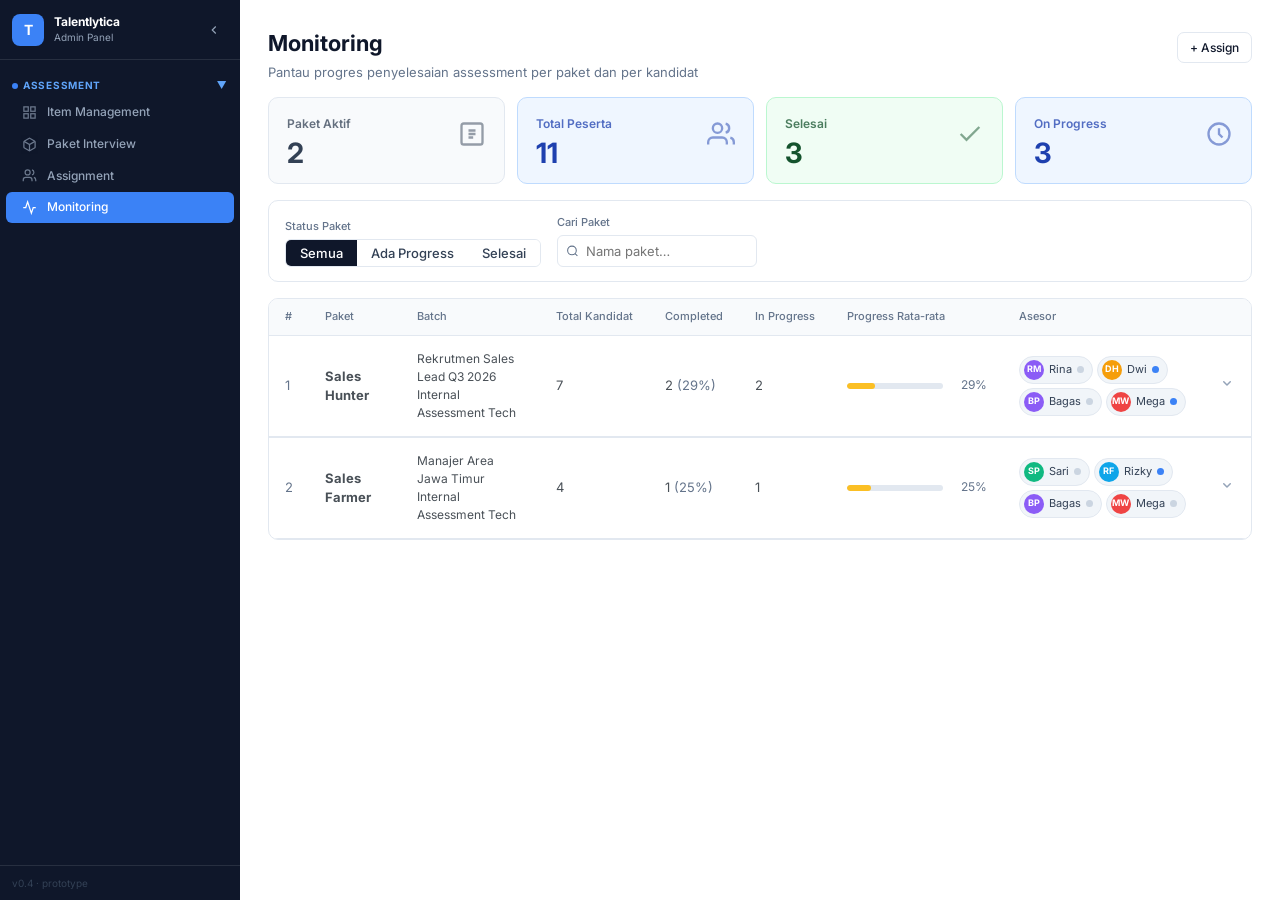
<file: admin/monitoring.html>
<!DOCTYPE html>
<html lang="id">
<head>
<meta charset="UTF-8">
<meta name="viewport" content="width=device-width, initial-scale=1.0">
<title>Monitoring — Admin · Talentlytica</title>
<link rel="preconnect" href="https://fonts.googleapis.com">
<link rel="preconnect" href="https://fonts.gstatic.com" crossorigin>
<link href="https://fonts.googleapis.com/css2?family=Inter:wght@400;500;600;700&display=swap" rel="stylesheet">
<link rel="stylesheet" href="../tokens.css">
<style>
  :root {
    --nm-bg: #ffffff; --nm-fg: #0f172a; --nm-card: #ffffff;
    --nm-border: #e2e8f0; --nm-muted: #f8fafc; --nm-muted-fg: #64748b;
    --nm-input: #e2e8f0; --nm-radius: 0.625rem;
  }
  html, body { height: 100%; margin: 0; }
  body { background: #fff; font-family: 'Inter',sans-serif; display: flex; height: 100vh; overflow: hidden; }

  .sidebar { width: 240px; flex-shrink: 0; background: #0f172a; color: #fff; display: flex; flex-direction: column; height: 100vh; overflow: hidden; transition: width .25s; }
  .sidebar.collapsed { width: 64px; }
  .sb-header { height: 60px; display: flex; align-items: center; justify-content: space-between; padding: 0 12px; border-bottom: 1px solid rgba(255,255,255,.1); flex-shrink: 0; }
  .sb-logo { display: flex; align-items: center; gap: 10px; }
  .sb-logo-icon { width: 32px; height: 32px; flex-shrink: 0; border-radius: 8px; background: #3b82f6; display: flex; align-items: center; justify-content: center; font-size: 14px; font-weight: 700; color: #fff; }
  .sb-logo-text .t1 { font-size: 12px; font-weight: 700; line-height: 1.2; white-space: nowrap; }
  .sb-logo-text .t2 { font-size: 10px; color: #94a3b8; white-space: nowrap; }
  .sb-collapse-btn { width: 28px; height: 28px; border-radius: 6px; border: none; background: transparent; color: #94a3b8; cursor: pointer; flex-shrink: 0; display: flex; align-items: center; justify-content: center; font-size: 14px; transition: background .15s, color .15s; }
  .sb-collapse-btn:hover { background: #1e293b; color: #fff; }
  .sb-nav { flex: 1; overflow-y: auto; padding: 8px 0; }
  .sb-nav::-webkit-scrollbar { width: 4px; }
  .sb-nav::-webkit-scrollbar-thumb { background: #334155; border-radius: 4px; }
  .sb-section { border-top: 1px solid rgba(255,255,255,.06); padding-top: 6px; margin-top: 4px; }
  .sb-section:first-child { border-top: none; margin-top: 0; }
  .sb-section-title { padding: 4px 12px 4px; font-size: 10px; font-weight: 700; text-transform: uppercase; letter-spacing: .07em; display: flex; align-items: center; justify-content: space-between; cursor: pointer; transition: color .15s; }
  .sb-section-title.dim-sect { color: #334155; }
  .sb-section-title.active-sect { color: #60a5fa; }
  .sb-section-dot { width: 6px; height: 6px; border-radius: 50%; background: #3b82f6; display: inline-block; margin-right: 5px; }
  .sb-chevron { font-size: 10px; transition: transform .2s; }
  .sb-chevron.open { transform: rotate(90deg); }
  .sb-items { overflow: hidden; }
  .sb-item { display: flex; align-items: center; gap: 10px; padding: 7px 12px 7px 14px; font-size: 12px; font-weight: 500; cursor: pointer; border-radius: 6px; margin: 1px 6px; border-left: 2px solid transparent; transition: background .12s, color .12s; text-decoration: none; white-space: nowrap; overflow: hidden; color: #94a3b8; background: none; border-top: none; border-right: none; border-bottom: none; font-family: inherit; width: calc(100% - 12px); text-align: left; }
  .sb-item .sb-icon { font-size: 15px; flex-shrink: 0; opacity: .7; }
  .sb-item.active-section { background: #3b82f6; color: #fff; border-left-color: transparent; }
  .sb-item.active-section .sb-icon { opacity: 1; }
  .sb-item.dim-link { color: #334155; cursor: default; }
  .sb-item:not(.dim-link):not(.active-section):hover { background: #1e293b; color: #e2e8f0; }
  .sidebar.collapsed .sb-logo-text, .sidebar.collapsed .sb-section-title span:not(.sb-section-dot),
  .sidebar.collapsed .sb-item span, .sidebar.collapsed .sb-chevron { display: none; }
  .sidebar.collapsed .sb-item { justify-content: center; padding: 8px; border-left: none; margin: 1px 4px; }
  .sidebar.collapsed .sb-section-title { justify-content: center; padding: 6px; }
  .sb-footer { padding: 10px 12px; border-top: 1px solid rgba(255,255,255,.1); font-size: 10px; color: #334155; flex-shrink: 0; }

  .main-area { flex: 1; overflow: auto; display: flex; flex-direction: column; min-width: 0; }
  .page-head { padding: 28px 28px 0; }
  .page-head-row { display: flex; align-items: flex-start; justify-content: space-between; gap: 16px; }
  .page-title { font-size: 22px; font-weight: 700; color: var(--nm-fg); }
  .page-sub { font-size: 13px; color: var(--nm-muted-fg); margin-top: 4px; }
  main { padding: 0 28px 64px; }

  .kpi-grid { display: grid; grid-template-columns: repeat(4, 1fr); gap: 12px; margin: 16px 0 0; }
  @media (max-width: 900px) { .kpi-grid { grid-template-columns: repeat(2, 1fr); } }
  .kpi-card { border-radius: var(--nm-radius); padding: 18px 18px 16px; display: flex; align-items: flex-start; justify-content: space-between; border: 1px solid transparent; }
  .kpi-inner p:first-child { font-size: 12px; font-weight: 600; opacity: .75; }
  .kpi-inner p:last-child  { font-size: 28px; font-weight: 700; margin-top: 6px; line-height: 1; }
  .kpi-card svg { width: 28px; height: 28px; flex-shrink: 0; opacity: .5; margin-top: 4px; }
  .kpi-blue  { background: #eff6ff; color: #1e40af; border-color: #bfdbfe; }
  .kpi-green { background: #f0fdf4; color: #14532d; border-color: #bbf7d0; }
  .kpi-slate { background: #f8fafc; color: #334155; border-color: #e2e8f0; }
  .kpi-red   { background: #fee2e2; color: #991b1b; border-color: #fca5a5; }

  .filter-bar { background: #fff; border: 1px solid var(--nm-border); border-radius: var(--nm-radius); padding: 14px 16px; margin-top: 16px; display: flex; flex-wrap: wrap; align-items: flex-end; gap: 16px; }
  .filter-group { display: flex; flex-direction: column; gap: 5px; }
  .filter-label { font-size: 11px; font-weight: 500; color: var(--nm-muted-fg); }
  .toggle-group { display: flex; gap: 0; border: 1px solid var(--nm-border); border-radius: 6px; overflow: hidden; }
  .toggle-btn { padding: 5px 14px; font-size: 13px; font-weight: 500; cursor: pointer; background: #fff; color: #334155; border: none; font-family: inherit; transition: background .15s, color .15s; }
  .toggle-btn.active { background: #0f172a; color: #fff; }
  .toggle-btn:hover:not(.active) { background: #f1f5f9; }
  .search-wrap { position: relative; }
  .search-wrap svg { position: absolute; left: 9px; top: 50%; transform: translateY(-50%); width: 13px; height: 13px; color: var(--nm-muted-fg); pointer-events: none; }
  .search-wrap input { padding: 7px 10px 7px 28px; border-radius: 6px; border: 1px solid var(--nm-border); font-family: inherit; font-size: 13px; background: var(--nm-bg); color: var(--nm-fg); width: 200px; }
  .search-wrap input:focus { outline: none; box-shadow: 0 0 0 2px #bfdbfe; }

  .tbl-wrap { margin-top: 16px; border: 1px solid var(--nm-border); border-radius: var(--nm-radius); overflow: hidden; }
  .tbl-toolbar { display: flex; align-items: center; justify-content: space-between; padding: 10px 16px; border-bottom: 1px solid var(--nm-border); font-size: 12px; color: var(--nm-muted-fg); }
  .tbl-toolbar select { border: 1px solid var(--nm-border); border-radius: 6px; padding: 3px 8px; font-family: inherit; font-size: 12px; background: #fff; }
  table { width: 100%; border-collapse: collapse; font-size: 13px; }
  th { text-align: left; padding: 10px 16px; font-size: 11px; font-weight: 500; color: var(--nm-muted-fg); border-bottom: 1px solid var(--nm-border); background: #f8fafc; white-space: nowrap; }
  td { padding: 14px 16px; border-bottom: 1px solid var(--nm-border); vertical-align: middle; }
  tr:last-child td { border-bottom: 0; }
  tr.expand-trigger { cursor: pointer; transition: background .12s; }
  tr.expand-trigger:hover { background: #f8fafc; }
  .muted { color: var(--nm-muted-fg); }
  .empty { text-align: center; color: var(--nm-muted-fg); padding: 48px; font-size: 13px; }

  .status-badge { display: inline-flex; align-items: center; gap: 5px; border-radius: 9999px; padding: 2px 10px; font-size: 11px; font-weight: 600; white-space: nowrap; border: 1px solid; }
  .sb-active { background: #d1fae5; color: #065f46; border-color: #6ee7b7; }
  .sb-ended  { background: #f1f5f9; color: #64748b; border-color: #cbd5e1; }

  /* progress bar */
  .prog-bar { display: flex; align-items: center; gap: 8px; min-width: 140px; }
  .prog-track { flex: 1; height: 6px; background: #e2e8f0; border-radius: 9999px; overflow: hidden; }
  .prog-fill { height: 100%; border-radius: 9999px; transition: width .3s; }
  .prog-pct { font-size: 12px; color: var(--nm-muted-fg); width: 36px; text-align: right; flex-shrink: 0; }

  .chevron { display: inline-flex; color: #94a3b8; transition: transform .2s; }
  .chevron.open { transform: rotate(180deg); color: #3b82f6; }
  .expand-row td { padding: 0; }
  .expand-inner { max-height: 0; overflow: hidden; transition: max-height .3s ease; }
  .expand-inner.open { max-height: 800px; }
  .expand-content { padding: 16px; background: #f8fafc; border-top: 1px solid var(--nm-border); }

  /* candidate sub-table */
  .sub-table { width: 100%; border-collapse: collapse; font-size: 12px; }
  .sub-table th { background: #f1f5f9; padding: 6px 12px; font-size: 11px; font-weight: 500; color: var(--nm-muted-fg); border-bottom: 1px solid var(--nm-border); }
  .sub-table td { padding: 10px 12px; border-bottom: 1px solid var(--nm-border); }
  .sub-table tr:last-child td { border-bottom: 0; }
  .sub-status { display: inline-flex; align-items: center; gap: 4px; border-radius: 9999px; padding: 2px 8px; font-size: 10px; font-weight: 600; border: 1px solid; }
  .ss-assigned   { background: #f1f5f9; color: #475569; border-color: #cbd5e1; }
  .ss-invited    { background: #eff6ff; color: #1d4ed8; border-color: #bfdbfe; }
  .ss-inprogress { background: #dbeafe; color: #1e40af; border-color: #93c5fd; }
  .ss-completed  { background: #d1fae5; color: #065f46; border-color: #6ee7b7; }
  .ss-expired    { background: #fee2e2; color: #991b1b; border-color: #fca5a5; }
  .ss-cancelled  { background: #f1f5f9; color: #94a3b8; border-color: #e2e8f0; }

  .btn { display: inline-flex; align-items: center; gap: 6px; padding: 7px 14px; border-radius: 7px; font-family: inherit; font-size: 13px; font-weight: 500; cursor: pointer; border: none; transition: background .15s; }
  .btn-sm { padding: 5px 12px; font-size: 12px; }
  .btn-primary { background: #0f172a; color: #fff; }
  .btn-primary:hover { background: #1e293b; }
  .btn-outline { background: #fff; color: var(--nm-fg); border: 1px solid var(--nm-border); }
  .btn-outline:hover { background: #f8fafc; }

  .empty-state { display: flex; flex-direction: column; align-items: center; justify-content: center; gap: 16px; padding: 64px 32px; border: 1px dashed var(--nm-border); border-radius: var(--nm-radius); margin-top: 16px; text-align: center; }
  .empty-state-icon { font-size: 40px; }
  .empty-state h2 { font-size: 16px; font-weight: 600; color: var(--nm-fg); margin: 0; }
  .empty-state p { font-size: 13px; color: var(--nm-muted-fg); margin: 0; max-width: 320px; }

  /* asesor avatars in table column */
  .asesor-stack { display: flex; align-items: center; gap: 4px; flex-wrap: wrap; }
  .asesor-chip { display: inline-flex; align-items: center; gap: 5px; background: #f1f5f9; border: 1px solid #e2e8f0; border-radius: 20px; padding: 3px 8px 3px 4px; font-size: 11px; color: #334155; white-space: nowrap; }
  .asesor-avatar { width: 20px; height: 20px; border-radius: 50%; display: flex; align-items: center; justify-content: center; font-size: 9px; font-weight: 700; color: #fff; flex-shrink: 0; }
  .asesor-dot { width: 7px; height: 7px; border-radius: 50%; flex-shrink: 0; }
  .dot-done   { background: #22c55e; }
  .dot-active { background: #3b82f6; }
  .dot-idle   { background: #cbd5e1; }

  /* modal */
  .modal-overlay { position: fixed; inset: 0; background: rgba(0,0,0,.4); z-index: 200; display: flex; align-items: center; justify-content: center; }
  .modal-box { background: #fff; border-radius: 12px; width: 520px; max-width: 95vw; max-height: 90vh; overflow: hidden; display: flex; flex-direction: column; box-shadow: 0 20px 60px rgba(0,0,0,.2); }
  .modal-header { display: flex; align-items: center; justify-content: space-between; padding: 18px 20px; border-bottom: 1px solid var(--nm-border); }
  .modal-header h3 { font-size: 15px; font-weight: 700; margin: 0; }
  .modal-close { width: 28px; height: 28px; border: none; background: #f1f5f9; border-radius: 6px; cursor: pointer; font-size: 16px; display: flex; align-items: center; justify-content: center; color: #64748b; }
  .modal-close:hover { background: #e2e8f0; }
  .modal-body { flex: 1; overflow-y: auto; padding: 20px; }
  .modal-footer { padding: 14px 20px; border-top: 1px solid var(--nm-border); display: flex; gap: 8px; justify-content: flex-end; }

  /* asesor status table in modal */
  .asesor-status-row { display: flex; align-items: center; justify-content: space-between; padding: 10px 12px; border-bottom: 1px solid var(--nm-border); }
  .asesor-status-row:last-child { border-bottom: 0; }
  .asesor-status-info { display: flex; align-items: center; gap: 10px; }
  .asesor-status-progress { font-size: 11px; color: var(--nm-muted-fg); text-align: right; }
  .asesor-remove-btn { width: 24px; height: 24px; border: none; background: #fee2e2; color: #dc2626; border-radius: 4px; cursor: pointer; font-size: 13px; display: flex; align-items: center; justify-content: center; }
  .asesor-remove-btn:hover { background: #fca5a5; }
  .asesor-add-row { display: grid; grid-template-columns: 1fr 1fr auto; gap: 8px; align-items: end; margin-top: 16px; }
  .f-group { display: flex; flex-direction: column; gap: 4px; position: relative; }
  .f-label { font-size: 11px; font-weight: 500; color: var(--nm-muted-fg); }
  .f-input { padding: 7px 10px; border: 1px solid var(--nm-border); border-radius: 6px; font-family: inherit; font-size: 13px; }
  .f-input:focus { outline: none; box-shadow: 0 0 0 2px #bfdbfe; }
  .btn-add-asesor { padding: 7px 14px; border-radius: 6px; font-family: inherit; font-size: 12px; font-weight: 500; cursor: pointer; border: none; background: #0f172a; color: #fff; white-space: nowrap; height: fit-content; }
  .btn-add-asesor:hover { background: #1e293b; }

  /* combobox dropdown */
  .asesor-combo-dd { position: absolute; top: 100%; left: 0; right: 0; background: #fff; border: 1px solid var(--nm-border); border-radius: 6px; box-shadow: 0 4px 12px rgba(0,0,0,.1); z-index: 50; margin-top: 2px; max-height: 160px; overflow-y: auto; }
  .asesor-combo-item { padding: 7px 10px; font-size: 12px; cursor: pointer; display: flex; flex-direction: column; }
  .asesor-combo-item:hover, .asesor-combo-item.active-dd { background: #eff6ff; }
  .asesor-combo-item small { font-size: 10px; color: var(--nm-muted-fg); }

  @media (max-width: 700px) {
    .sidebar { width: 64px !important; }
    .sidebar .sb-logo-text, .sidebar .sb-section-title span:not(.sb-section-dot),
    .sidebar .sb-item span, .sidebar .sb-chevron { display: none !important; }
    .sidebar .sb-item { justify-content: center; padding: 8px; border-left: none; margin: 1px 4px; }
    .sidebar .sb-section-title { justify-content: center; padding: 6px; }
  }
</style>
</head>
<body>

<aside class="sidebar" id="sidebar">
  <div class="sb-header">
    <div class="sb-logo">
      <div class="sb-logo-icon">T</div>
      <div class="sb-logo-text"><div class="t1">Talentlytica</div><div class="t2">Admin Panel</div></div>
    </div>
    <button class="sb-collapse-btn" onclick="toggleSidebar()">
      <svg width="14" height="14" viewBox="0 0 24 24" fill="none" stroke="currentColor" stroke-width="2"><path d="M15 18l-6-6 6-6"/></svg>
    </button>
  </div>
  <nav class="sb-nav">
    <div class="sb-section">
      <div class="sb-section-title active-sect" onclick="toggleSection('s-assess')">
        <span><span class="sb-section-dot"></span>Assessment</span>
        <span class="sb-chevron open" id="chev-s-assess">▶</span>
      </div>
      <div class="sb-items" id="s-assess">
        <a class="sb-item" href="item-management.html">
          <svg class="sb-icon" width="15" height="15" viewBox="0 0 24 24" fill="none" stroke="currentColor" stroke-width="2"><rect x="3" y="3" width="7" height="7"/><rect x="14" y="3" width="7" height="7"/><rect x="14" y="14" width="7" height="7"/><rect x="3" y="14" width="7" height="7"/></svg>
          <span>Item Management</span>
        </a>
        <a class="sb-item" href="item-management.html#paket">
          <svg class="sb-icon" width="15" height="15" viewBox="0 0 24 24" fill="none" stroke="currentColor" stroke-width="2"><path d="M21 16V8a2 2 0 0 0-1-1.73l-7-4a2 2 0 0 0-2 0l-7 4A2 2 0 0 0 3 8v8a2 2 0 0 0 1 1.73l7 4a2 2 0 0 0 2 0l7-4A2 2 0 0 0 21 16z"/><polyline points="3.27 6.96 12 12.01 20.73 6.96"/><line x1="12" y1="22.08" x2="12" y2="12"/></svg>
          <span>Paket Interview</span>
        </a>
        <a class="sb-item" href="assignment.html">
          <svg class="sb-icon" width="15" height="15" viewBox="0 0 24 24" fill="none" stroke="currentColor" stroke-width="2"><path d="M16 21v-2a4 4 0 0 0-4-4H6a4 4 0 0 0-4 4v2"/><circle cx="9" cy="7" r="4"/><path d="M22 21v-2a4 4 0 0 0-3-3.87"/><path d="M16 3.13a4 4 0 0 1 0 7.75"/></svg>
          <span>Assignment</span>
        </a>
        <a class="sb-item active-section" href="monitoring.html">
          <svg class="sb-icon" width="15" height="15" viewBox="0 0 24 24" fill="none" stroke="currentColor" stroke-width="2"><polyline points="22 12 18 12 15 21 9 3 6 12 2 12"/></svg>
          <span>Monitoring</span>
        </a>
      </div>
    </div>
  </nav>
  <div class="sb-footer">v0.4 · prototype</div>
</aside>

<div class="main-area">
<div class="page-head">
  <div class="page-head-row">
    <div>
      <div class="page-title">Monitoring</div>
      <div class="page-sub">Pantau progres penyelesaian assessment per paket dan per kandidat</div>
    </div>
    <a href="assignment.html" class="btn btn-outline btn-sm" style="margin-top:4px;text-decoration:none;">+ Assign</a>
  </div>
</div>
<main>
  <div class="kpi-grid" id="mon-kpi" style="margin-top:16px;"></div>

  <div class="filter-bar">
    <div class="filter-group">
      <span class="filter-label">Status Paket</span>
      <div class="toggle-group">
        <button class="toggle-btn active" data-filter="" onclick="setFilter(this)">Semua</button>
        <button class="toggle-btn" data-filter="active" onclick="setFilter(this)">Ada Progress</button>
        <button class="toggle-btn" data-filter="done" onclick="setFilter(this)">Selesai</button>
      </div>
    </div>
    <div class="filter-group">
      <span class="filter-label">Cari Paket</span>
      <div class="search-wrap">
        <svg viewBox="0 0 24 24" fill="none" stroke="currentColor" stroke-width="2"><circle cx="11" cy="11" r="8"/><path d="m21 21-4.35-4.35"/></svg>
        <input type="search" id="f-q" placeholder="Nama paket…" oninput="renderMonitoring()">
      </div>
    </div>
  </div>

  <div class="tbl-wrap">
    <div style="overflow-x:auto;">
      <table>
        <thead><tr>
          <th style="width:40px;">#</th>
          <th>Paket</th>
          <th>Batch</th>
          <th>Total Kandidat</th>
          <th>Completed</th>
          <th>In Progress</th>
          <th>Progress Rata-rata</th>
          <th>Asesor</th>
          <th style="width:32px;"></th>
        </tr></thead>
        <tbody id="tb-monitor"></tbody>
      </table>
    </div>
  </div>
</main>
</div>

<script src="../competency-data.js"></script>
<script>
const $=id=>document.getElementById(id);
const esc=s=>(s||'').replace(/[&<>"]/g,c=>({'&':'&amp;','<':'&lt;','>':'&gt;','"':'&quot;'}[c]));

const LS_ITEM='admin_item_mgmt_v1';
const LS_ASSIGN='admin_assignment_v1';
let DB, ASSIGN_DB;

function loadDB(){
  try{DB=JSON.parse(localStorage.getItem(LS_ITEM));}catch{}
  if(!DB){
    const aspects=Object.entries(FRAMEWORK.aspects).map(([code,a])=>({code,name:a.name,category:a.category,desc:'',levels:a.levels.map(l=>Array.isArray(l)?[...l]:[l]),status:'Aktif'}));
    let iid=1;const items=[];
    for(const role of['hunter','farmer'])for(const q of FRAMEWORK.questions[role])items.push({id:'Q'+String(iid++).padStart(3,'0'),aspect:q.aspect,text:q.text,tipe:'suara',durasi:120,ulang:2,status:'Aktif'});
    const paket=['hunter','farmer'].map((rk,i)=>{const r=FRAMEWORK.roles[rk];return{id:'P'+(i+1),nama:r.label,versi:1,desc:'',status:'Published',locked:true,assigned:true,showResult:false,items:r.aspects.map(code=>{const it=items.find(x=>x.aspect===code&&FRAMEWORK.questions[rk].some(q=>q.aspect===code&&q.text===x.text));return{itemId:it.id,target:r.targets[code],bobot:r.weights[code]};})};});
    DB={aspects,items,paket,seq:{item:iid,paket:3}};
  }
}
const SEED_ASSIGN = {
  assignments:[
    {id:'A001',paketId:'P1',batchName:'Rekrutmen Sales Lead Q3 2026',periodStart:'2026-09-01T08:00:00',periodEnd:'2026-09-15T17:00:00',deadline:'2026-09-15T17:00:00',asesor:[{nama:'Rina Maheswari',email:'rina@talentlytica.com'},{nama:'Dwi Hartono',email:'dwi@talentlytica.com'}],nama:'Andi Pratama',email:'andi@example.com',wa:'',lang:'id',token:'Ab3xYm9Kp2Qr7Wst',status:'Completed',channel:'manual',createdAt:'2026-09-01T08:00:00.000Z',updatedAt:'2026-09-10T10:00:00.000Z',log:[]},
    {id:'A002',paketId:'P1',batchName:'Rekrutmen Sales Lead Q3 2026',periodStart:'2026-09-01T08:00:00',periodEnd:'2026-09-15T17:00:00',deadline:'2026-09-15T17:00:00',asesor:[{nama:'Rina Maheswari',email:'rina@talentlytica.com'},{nama:'Dwi Hartono',email:'dwi@talentlytica.com'}],nama:'Budi Santoso',email:'budi@example.com',wa:'',lang:'id',token:'Bc4yZn0Lq3Rs8Xtu',status:'In Progress',channel:'manual',createdAt:'2026-09-01T08:00:00.000Z',updatedAt:'2026-09-10T11:30:00.000Z',log:[]},
    {id:'A003',paketId:'P1',batchName:'Rekrutmen Sales Lead Q3 2026',periodStart:'2026-09-01T08:00:00',periodEnd:'2026-09-15T17:00:00',deadline:'2026-09-15T17:00:00',asesor:[{nama:'Rina Maheswari',email:'rina@talentlytica.com'},{nama:'Dwi Hartono',email:'dwi@talentlytica.com'}],nama:'Citra Dewi',email:'citra@example.com',wa:'',lang:'id',token:'Cd5aAo1Mr4St9Yuv',status:'Assigned',channel:'manual',createdAt:'2026-09-01T08:00:00.000Z',updatedAt:'2026-09-01T08:00:00.000Z',log:[]},
    {id:'A004',paketId:'P1',batchName:'Rekrutmen Sales Lead Q3 2026',periodStart:'2026-09-01T08:00:00',periodEnd:'2026-09-15T17:00:00',deadline:'2026-09-15T17:00:00',asesor:[{nama:'Rina Maheswari',email:'rina@talentlytica.com'},{nama:'Dwi Hartono',email:'dwi@talentlytica.com'}],nama:'Dian Rahma',email:'dian@example.com',wa:'',lang:'id',token:'De6bBp2Ns5Tu0Zvw',status:'Completed',channel:'email',createdAt:'2026-09-01T08:00:00.000Z',updatedAt:'2026-09-09T14:20:00.000Z',log:[]},
    {id:'A005',paketId:'P1',batchName:'Rekrutmen Sales Lead Q3 2026',periodStart:'2026-09-01T08:00:00',periodEnd:'2026-09-15T17:00:00',deadline:'2026-09-15T17:00:00',asesor:[{nama:'Rina Maheswari',email:'rina@talentlytica.com'},{nama:'Dwi Hartono',email:'dwi@talentlytica.com'}],nama:'Eko Wahyu',email:'eko@example.com',wa:'',lang:'id',token:'Ef7cCq3Ot6Uv1Awx',status:'Assigned',channel:'email',createdAt:'2026-09-01T08:00:00.000Z',updatedAt:'2026-09-01T08:00:00.000Z',log:[]},
    {id:'A006',paketId:'P2',batchName:'Manajer Area Jawa Timur',periodStart:'2026-09-05T09:00:00',periodEnd:'2026-09-20T17:00:00',deadline:'2026-09-20T17:00:00',asesor:[{nama:'Sari Puspita',email:'sari@talentlytica.com'},{nama:'Rizky Firmansyah',email:'rizky@talentlytica.com'}],nama:'Fajar Nugroho',email:'fajar@example.com',wa:'',lang:'id',token:'Fg8dDr4Pu7Vw2Bxy',status:'Started',channel:'manual',createdAt:'2026-09-05T09:00:00.000Z',updatedAt:'2026-09-10T08:45:00.000Z',log:[]},
    {id:'A007',paketId:'P2',batchName:'Manajer Area Jawa Timur',periodStart:'2026-09-05T09:00:00',periodEnd:'2026-09-20T17:00:00',deadline:'2026-09-20T17:00:00',asesor:[{nama:'Sari Puspita',email:'sari@talentlytica.com'},{nama:'Rizky Firmansyah',email:'rizky@talentlytica.com'}],nama:'Gita Saraswati',email:'gita@example.com',wa:'',lang:'id',token:'Gh9eEs5Qv8Wx3Cyz',status:'Assigned',channel:'manual',createdAt:'2026-09-05T09:00:00.000Z',updatedAt:'2026-09-05T09:00:00.000Z',log:[]},
    {id:'A008',paketId:'P2',batchName:'Manajer Area Jawa Timur',periodStart:'2026-09-05T09:00:00',periodEnd:'2026-09-20T17:00:00',deadline:'2026-09-20T17:00:00',asesor:[{nama:'Sari Puspita',email:'sari@talentlytica.com'},{nama:'Rizky Firmansyah',email:'rizky@talentlytica.com'}],nama:'Hendra Kusuma',email:'hendra@example.com',wa:'',lang:'id',token:'Hi0fFt6Rw9Xy4Dza',status:'Completed',channel:'manual',createdAt:'2026-09-05T09:00:00.000Z',updatedAt:'2026-09-08T16:00:00.000Z',log:[]},
    {id:'A009',paketId:'P1',batchName:'Internal Assessment Tech',periodStart:'2026-09-08T08:00:00',periodEnd:'2026-09-25T17:00:00',deadline:'2026-09-25T17:00:00',asesor:[{nama:'Bagas Prasetyo',email:'bagas@talentlytica.com'},{nama:'Mega Wulandari',email:'mega@talentlytica.com'}],nama:'Indah Permata',email:'indah@example.com',wa:'',lang:'id',token:'Ij1gGu7Sx0Yz5Eab',status:'In Progress',channel:'manual',createdAt:'2026-09-08T08:00:00.000Z',updatedAt:'2026-09-10T13:00:00.000Z',log:[]},
    {id:'A010',paketId:'P1',batchName:'Internal Assessment Tech',periodStart:'2026-09-08T08:00:00',periodEnd:'2026-09-25T17:00:00',deadline:'2026-09-25T17:00:00',asesor:[{nama:'Bagas Prasetyo',email:'bagas@talentlytica.com'},{nama:'Mega Wulandari',email:'mega@talentlytica.com'}],nama:'Joko Susilo',email:'joko@example.com',wa:'',lang:'id',token:'Jk2hHv8Ty1Za6Fbc',status:'Assigned',channel:'manual',createdAt:'2026-09-08T08:00:00.000Z',updatedAt:'2026-09-08T08:00:00.000Z',log:[]},
    {id:'A011',paketId:'P2',batchName:'Internal Assessment Tech',periodStart:'2026-09-08T08:00:00',periodEnd:'2026-09-25T17:00:00',deadline:'2026-09-25T17:00:00',asesor:[{nama:'Bagas Prasetyo',email:'bagas@talentlytica.com'},{nama:'Mega Wulandari',email:'mega@talentlytica.com'}],nama:'Kartika Sari',email:'kartika@example.com',wa:'',lang:'id',token:'Kl3iIw9Uz2Ab7Gcd',status:'Assigned',channel:'manual',createdAt:'2026-09-08T08:00:00.000Z',updatedAt:'2026-09-08T08:00:00.000Z',log:[]},
  ],seq:12
};
function loadAssign(){
  try{ASSIGN_DB=JSON.parse(localStorage.getItem(LS_ASSIGN));}catch{}
  if(!ASSIGN_DB||!Array.isArray(ASSIGN_DB.assignments)||ASSIGN_DB.assignments.length===0){
    ASSIGN_DB=SEED_ASSIGN;
  }
}

function fmtDate(s){if(!s)return'–';const d=new Date(s.includes('T')?s:s+'T00:00:00');return isNaN(d)?'–':d.toLocaleDateString('id-ID',{day:'numeric',month:'short',year:'numeric'});}

function toggleSidebar(){$('sidebar').classList.toggle('collapsed');}
function toggleSection(id){const el=$(id),chev=$('chev-'+id);if(!el)return;const h=el.style.display==='none';el.style.display=h?'':'none';if(chev)chev.classList.toggle('open',h);}

/* KPI */
const KPI_ICONS={
  paket:`<svg viewBox="0 0 24 24" fill="none" stroke="currentColor" stroke-width="2"><rect x="3" y="3" width="18" height="18" rx="2"/><path d="M9 9h6M9 12h6M9 15h4"/></svg>`,
  peserta:`<svg viewBox="0 0 24 24" fill="none" stroke="currentColor" stroke-width="2"><path d="M17 21v-2a4 4 0 0 0-4-4H5a4 4 0 0 0-4 4v2"/><circle cx="9" cy="7" r="4"/><path d="M23 21v-2a4 4 0 0 0-3-3.87"/><path d="M16 3.13a4 4 0 0 1 0 7.75"/></svg>`,
  done:`<svg viewBox="0 0 24 24" fill="none" stroke="currentColor" stroke-width="2"><path d="M20 6L9 17l-5-5"/></svg>`,
  progress:`<svg viewBox="0 0 24 24" fill="none" stroke="currentColor" stroke-width="2"><circle cx="12" cy="12" r="9"/><polyline points="12 7 12 12 15 15"/></svg>`,
};
function renderKPI(){
  const all=ASSIGN_DB.assignments;
  const paketAktif=new Set(all.map(a=>a.paketId));
  const completed=all.filter(a=>a.status==='Completed').length;
  const inprog=all.filter(a=>['Started','In Progress'].includes(a.status)).length;
  const stats=[
    {label:'Paket Aktif',n:paketAktif.size,color:'kpi-slate',icon:'paket'},
    {label:'Total Peserta',n:all.length,color:'kpi-blue',icon:'peserta'},
    {label:'Selesai',n:completed,color:'kpi-green',icon:'done'},
    {label:'On Progress',n:inprog,color:'kpi-blue',icon:'progress'},
  ];
  $('mon-kpi').innerHTML=stats.map(s=>`<div class="kpi-card ${s.color}"><div class="kpi-inner"><p>${s.label}</p><p>${s.n}</p></div>${KPI_ICONS[s.icon]}</div>`).join('');
}

/* filter */
let activeFilter='';
function setFilter(btn){document.querySelectorAll('.toggle-btn').forEach(b=>b.classList.remove('active'));btn.classList.add('active');activeFilter=btn.dataset.filter;renderMonitoring();}

/* progress bar color */
function progColor(pct){if(pct===0)return'#f87171';if(pct<50)return'#fbbf24';if(pct<75)return'#60a5fa';return'#34d399';}

/* sub-status */
function subStatus(s){const map={Assigned:'ss-assigned',Invited:'ss-invited',Started:'ss-inprogress','In Progress':'ss-inprogress',Completed:'ss-completed',Expired:'ss-expired',Cancelled:'ss-cancelled'};return`<span class="sub-status ${map[s]||'ss-assigned'}">${esc(s)}</span>`;}

/* expanded rows */
let expandedId=null;

/* -------- asesor helper -------- */
const LS_ASESOR='admin_asesor_v1';
const AVATARBG=['#6366f1','#0ea5e9','#10b981','#f59e0b','#ef4444','#8b5cf6','#ec4899'];
function avatarBg(name){let h=0;for(const c of(name||''))h=(h*31+c.charCodeAt(0))&0xffffffff;return AVATARBG[Math.abs(h)%AVATARBG.length];}
function initials(name){const p=(name||'').trim().split(/\s+/);return(p[0]?.[0]||'')+(p[1]?.[0]||'');}

/* dummy progress per asesor per batch (seeded deterministically) */
function asesorProgress(asesorNama, batchKey, totalKandidats){
  let h=0;for(const c of(asesorNama+batchKey))h=(h*31+c.charCodeAt(0))&0xffffffff;
  const rated=Math.abs(h)%( totalKandidats+1);
  return {rated, total:totalKandidats};
}
function asesorStatusInfo(rated,total){
  if(total===0)return{label:'–',dotCls:'dot-idle'};
  if(rated===0)return{label:'Belum Mulai',dotCls:'dot-idle'};
  if(rated>=total)return{label:'Selesai',dotCls:'dot-done'};
  return{label:'Menilai',dotCls:'dot-active'};
}

/* render asesor column chips */
function renderAsesorCol(asesorList, batchKey, totalCands){
  if(!asesorList||!asesorList.length)return'<span class="muted" style="font-size:12px;">–</span>';
  return`<div class="asesor-stack">${asesorList.map(a=>{
    const {rated,total}=asesorProgress(a.nama,batchKey,totalCands);
    const {dotCls}=asesorStatusInfo(rated,total);
    const bg=avatarBg(a.nama);
    return`<span class="asesor-chip" title="${esc(a.nama)} · ${esc(a.email||'')}">
      <span class="asesor-avatar" style="background:${bg};">${esc(initials(a.nama))}</span>
      <span>${esc(a.nama.split(' ')[0])}</span>
      <span class="asesor-dot ${dotCls}"></span>
    </span>`;
  }).join('')}</div>`;
}

/* render expanded asesor mini-table */
function renderAsesorMiniTable(asesorList, batchKey, totalCands, paketId){
  if(!asesorList||!asesorList.length)return`<div style="font-size:12px;color:var(--nm-muted-fg);padding:8px 12px;">Belum ada asesor ditambahkan.</div>`;
  return`<div style="border:1px solid var(--nm-border);border-radius:8px;overflow:hidden;margin-bottom:12px;">
    <div style="display:flex;align-items:center;justify-content:space-between;padding:8px 12px;background:#f8fafc;border-bottom:1px solid var(--nm-border);">
      <span style="font-size:11px;font-weight:600;color:#374151;">Asesor Batch</span>
      <button class="btn btn-sm btn-outline" style="font-size:11px;padding:3px 10px;" onclick="openKelola('${esc(paketId)}');event.stopPropagation();">✏️ Kelola Asesor</button>
    </div>
    ${asesorList.map(a=>{
      const {rated,total}=asesorProgress(a.nama,batchKey,totalCands);
      const {label,dotCls}=asesorStatusInfo(rated,total);
      const bg=avatarBg(a.nama);
      const pct=total?Math.round(rated/total*100):0;
      return`<div class="asesor-status-row">
        <div class="asesor-status-info">
          <span class="asesor-avatar" style="background:${bg};width:28px;height:28px;font-size:11px;">${esc(initials(a.nama))}</span>
          <div>
            <div style="font-size:13px;font-weight:500;">${esc(a.nama)}</div>
            <div style="font-size:11px;color:var(--nm-muted-fg);">${esc(a.email||'–')}</div>
          </div>
        </div>
        <div style="display:flex;align-items:center;gap:12px;">
          <div style="text-align:right;">
            <div style="display:flex;align-items:center;gap:5px;"><span class="asesor-dot ${dotCls}"></span><span style="font-size:12px;color:#374151;">${esc(label)}</span></div>
            <div style="font-size:11px;color:var(--nm-muted-fg);">${rated}/${total} peserta</div>
          </div>
          <div class="prog-bar" style="width:80px;">
            <div class="prog-track"><div class="prog-fill" style="width:${pct}%;background:${progColor(pct)};"></div></div>
          </div>
        </div>
      </div>`;
    }).join('')}
  </div>`;
}

function renderMonitoring(){
  const fq=($('f-q').value||'').toLowerCase();
  const paketMap={};
  ASSIGN_DB.assignments.forEach(a=>{
    if(!paketMap[a.paketId])paketMap[a.paketId]=[];
    paketMap[a.paketId].push(a);
  });
  let rows=DB.paket.filter(p=>paketMap[p.id]&&paketMap[p.id].length>0);
  if(fq)rows=rows.filter(p=>p.nama.toLowerCase().includes(fq));
  if(activeFilter==='active')rows=rows.filter(p=>{const cands=paketMap[p.id]||[];return cands.some(a=>!['Completed','Expired','Cancelled'].includes(a.status));});
  if(activeFilter==='done')rows=rows.filter(p=>{const cands=paketMap[p.id]||[];return cands.length>0&&cands.every(a=>a.status==='Completed');});

  if(!rows.length&&!ASSIGN_DB.assignments.length){
    $('tb-monitor').innerHTML=`<tr><td colspan="9" style="padding:0;"><div class="empty-state"><div class="empty-state-icon">📊</div><h2>Belum ada data monitoring</h2><p>Buat assignment terlebih dahulu untuk mulai memantau progres.</p><a href="assignment.html" class="btn btn-primary btn-sm" style="text-decoration:none;">+ Buat Assignment</a></div></td></tr>`;return;
  }
  if(!rows.length){$('tb-monitor').innerHTML=`<tr><td colspan="9" class="empty">Tidak ada paket ditemukan.</td></tr>`;return;}

  $('tb-monitor').innerHTML=rows.map((p,i)=>{
    const cands=paketMap[p.id]||[];
    const total=cands.length;
    const done=cands.filter(a=>a.status==='Completed').length;
    const inprog=cands.filter(a=>['Started','In Progress'].includes(a.status)).length;
    const pct=total?Math.round((done/total)*100):0;
    const isExp=expandedId===p.id;

    // batch grouping
    const batchGroups={};
    cands.forEach(a=>{const k=a.batchName||'(tanpa batch)';if(!batchGroups[k])batchGroups[k]={asesor:a.asesor||[],cands:[]};batchGroups[k].cands.push(a);});

    // collect all unique asesor across all batches (deduped by email)
    const asesorByEmail={};
    Object.entries(batchGroups).forEach(([bName,bg])=>{
      bg.asesor.forEach(a=>{
        if(!asesorByEmail[a.email]){asesorByEmail[a.email]={...a,batches:[{bName,totalCands:bg.cands.length}]};}
        else{asesorByEmail[a.email].batches.push({bName,totalCands:bg.cands.length});}
      });
    });
    const allAsesor=Object.values(asesorByEmail);

    const batches=[...new Set(cands.map(a=>a.batchName).filter(Boolean))];
    const batchCell=batches.length?batches.map(b=>`<span style="display:block;font-size:12px;line-height:1.5;">${esc(b)}</span>`).join(''):'<span class="muted">–</span>';

    const subRows=cands.map(a=>`<tr><td style="padding:10px 12px;">${esc(a.nama)}<br><span style="font-size:11px;color:var(--nm-muted-fg);">${esc(a.email||a.wa||'–')}</span></td><td>${subStatus(a.status)}</td><td style="font-size:12px;color:var(--nm-muted-fg);">${fmtDate(a.deadline)}</td><td style="font-size:12px;color:var(--nm-muted-fg);">${fmtDate(a.updatedAt||a.createdAt)}</td></tr>`).join('');

    const expandedAsesor=Object.entries(batchGroups).map(([bName,bg])=>renderAsesorMiniTable(bg.asesor,bName,bg.cands.length,p.id)).join('');

    // render column: all unique asesor, aggregate progress across their batches
    const colAsesorHtml=(()=>{
      if(!allAsesor.length)return'<span class="muted" style="font-size:12px;">–</span>';
      return`<div class="asesor-stack">${allAsesor.map(a=>{
        const totalRated=a.batches.reduce((s,b)=>s+asesorProgress(a.nama,b.bName,b.totalCands).rated,0);
        const totalAll=a.batches.reduce((s,b)=>s+b.totalCands,0);
        const {dotCls}=asesorStatusInfo(totalRated,totalAll);
        const bg=avatarBg(a.nama);
        return`<span class="asesor-chip" title="${esc(a.nama)} · ${esc(a.email||'')}">
          <span class="asesor-avatar" style="background:${bg};">${esc(initials(a.nama))}</span>
          <span>${esc(a.nama.split(' ')[0])}</span>
          <span class="asesor-dot ${dotCls}"></span>
        </span>`;
      }).join('')}</div>`;
    })();

    return`<tr class="expand-trigger" onclick="toggleRow('${p.id}')">
      <td class="muted">${i+1}</td>
      <td><b>${esc(p.nama)}</b></td>
      <td>${batchCell}</td>
      <td>${total}</td>
      <td>${done} <span class="muted">(${pct}%)</span></td>
      <td>${inprog}</td>
      <td>
        <div class="prog-bar">
          <div class="prog-track"><div class="prog-fill" style="width:${pct}%;background:${progColor(pct)};"></div></div>
          <span class="prog-pct">${pct}%</span>
        </div>
      </td>
      <td onclick="event.stopPropagation();">${colAsesorHtml}</td>
      <td><span class="chevron ${isExp?'open':''}"><svg width="16" height="16" viewBox="0 0 16 16" fill="currentColor"><path fill-rule="evenodd" d="M4.22 6.22a.75.75 0 0 1 1.06 0L8 8.94l2.72-2.72a.75.75 0 1 1 1.06 1.06l-3.25 3.25a.75.75 0 0 1-1.06 0L4.22 7.28a.75.75 0 0 1 0-1.06Z" clip-rule="evenodd"/></svg></span></td>
    </tr>
    <tr class="expand-row"><td colspan="9"><div class="expand-inner ${isExp?'open':''}">
      <div class="expand-content">
        ${expandedAsesor}
        <table class="sub-table"><thead><tr><th>Kandidat</th><th>Status</th><th>Deadline</th><th>Update Terakhir</th></tr></thead>
        <tbody>${subRows}</tbody></table>
      </div>
    </div></td></tr>`;
  }).join('');
}

function toggleRow(id){expandedId=expandedId===id?null:id;renderMonitoring();}

/* -------- Modal Kelola Asesor -------- */
let kelolapaketId=null;
let kelolaAsesorList=[];
let ddIdx=-1;

function openKelola(paketId){
  kelolapaketId=paketId;
  const paketMap={};
  ASSIGN_DB.assignments.forEach(a=>{if(!paketMap[a.paketId])paketMap[a.paketId]=[];paketMap[a.paketId].push(a);});
  const cands=paketMap[paketId]||[];
  kelolaAsesorList=JSON.parse(JSON.stringify((cands[0]&&cands[0].asesor)||[]));
  renderKelolaModal();
  $('modal-kelola').style.display='flex';
}
function closeKelola(){$('modal-kelola').style.display='none';}

function renderKelolaModal(){
  const totalCands=(()=>{const pm={};ASSIGN_DB.assignments.forEach(a=>{if(!pm[a.paketId])pm[a.paketId]=[];pm[a.paketId].push(a);});return(pm[kelolapaketId]||[]).length;})();
  const firstBatch=(()=>{const pm={};ASSIGN_DB.assignments.forEach(a=>{if(!pm[a.paketId])pm[a.paketId]=a.batchName||'';});return pm[kelolapaketId]||'';})();
  const listHtml=kelolaAsesorList.length?kelolaAsesorList.map((a,idx)=>{
    const {rated,total}=asesorProgress(a.nama,firstBatch,totalCands);
    const {label,dotCls}=asesorStatusInfo(rated,total);
    const bg=avatarBg(a.nama);
    return`<div class="asesor-status-row">
      <div class="asesor-status-info">
        <span class="asesor-avatar" style="background:${bg};width:28px;height:28px;font-size:11px;">${esc(initials(a.nama))}</span>
        <div>
          <div style="font-size:13px;font-weight:500;">${esc(a.nama)}</div>
          <div style="font-size:11px;color:var(--nm-muted-fg);">${esc(a.email||'–')}</div>
        </div>
      </div>
      <div style="display:flex;align-items:center;gap:10px;">
        <div style="display:flex;align-items:center;gap:5px;"><span class="asesor-dot ${dotCls}"></span><span style="font-size:12px;">${esc(label)}</span></div>
        <button class="asesor-remove-btn" onclick="removeKelolaAsesor(${idx})" title="Hapus">×</button>
      </div>
    </div>`;
  }).join(''):`<div style="padding:16px;text-align:center;color:var(--nm-muted-fg);font-size:13px;">Belum ada asesor.</div>`;
  $('kelola-asesor-list').innerHTML=listHtml;
}

function removeKelolaAsesor(idx){kelolaAsesorList.splice(idx,1);renderKelolaModal();}

function kelolaAddAsesor(){
  const nama=$('k-aNama').value.trim();
  const email=$('k-aEmail').value.trim().toLowerCase();
  if(!nama||!email){showToast('Isi nama dan email asesor');return;}
  if(kelolaAsesorList.some(a=>a.email===email)){showToast('Asesor sudah ada');return;}
  kelolaAsesorList.push({nama,email});
  $('k-aNama').value='';$('k-aEmail').value='';
  $('k-asesorDd').style.display='none';
  renderKelolaModal();
  saveAsesorHistoryKelola(nama,email);
}

function saveAsesorHistoryKelola(nama,email){
  let hist=[];try{hist=JSON.parse(localStorage.getItem(LS_ASESOR))||[];}catch{}
  hist=hist.filter(h=>h.email!==email);
  hist.unshift({nama,email});
  if(hist.length>50)hist=hist.slice(0,50);
  localStorage.setItem(LS_ASESOR,JSON.stringify(hist));
}

function showKelolaDropdown(){
  const q=$('k-aNama').value.toLowerCase();
  let hist=[];try{hist=JSON.parse(localStorage.getItem(LS_ASESOR))||[];}catch{}
  const filtered=hist.filter(h=>(!q||h.nama.toLowerCase().includes(q)||h.email.toLowerCase().includes(q))&&!kelolaAsesorList.some(a=>a.email===h.email));
  const dd=$('k-asesorDd');
  if(!filtered.length){dd.style.display='none';return;}
  dd.innerHTML=filtered.map((h,i)=>`<div class="asesor-combo-item" onmousedown="pickKelolaAsesor('${esc(h.nama)}','${esc(h.email)}')">${esc(h.nama)}<small>${esc(h.email)}</small></div>`).join('');
  dd.style.display='block';
  ddIdx=-1;
}
function pickKelolaAsesor(nama,email){$('k-aNama').value=nama;$('k-aEmail').value=email;$('k-asesorDd').style.display='none';kelolaAddAsesor();}
function handleKelolaKey(e){
  const dd=$('k-asesorDd');const items=dd.querySelectorAll('.asesor-combo-item');
  if(e.key==='ArrowDown'){e.preventDefault();ddIdx=Math.min(ddIdx+1,items.length-1);items.forEach((el,i)=>el.classList.toggle('active-dd',i===ddIdx));}
  else if(e.key==='ArrowUp'){e.preventDefault();ddIdx=Math.max(ddIdx-1,0);items.forEach((el,i)=>el.classList.toggle('active-dd',i===ddIdx));}
  else if(e.key==='Enter'){e.preventDefault();if(ddIdx>=0&&items[ddIdx]){items[ddIdx].dispatchEvent(new MouseEvent('mousedown'));}else kelolaAddAsesor();}
  else if(e.key==='Escape'){dd.style.display='none';}
}

function saveKelola(){
  if(!kelolaAsesorList.length){showToast('Minimal 1 asesor');return;}
  // update all records for this paket
  ASSIGN_DB.assignments.forEach(a=>{if(a.paketId===kelolapaketId)a.asesor=JSON.parse(JSON.stringify(kelolaAsesorList));});
  // materialize to localStorage
  if(!localStorage.getItem(LS_ASSIGN)||JSON.parse(localStorage.getItem(LS_ASSIGN)).assignments.length===0){
    localStorage.setItem(LS_ASSIGN,JSON.stringify(ASSIGN_DB));
  }else{
    const stored=JSON.parse(localStorage.getItem(LS_ASSIGN));
    stored.assignments.forEach(a=>{if(a.paketId===kelolapaketId)a.asesor=JSON.parse(JSON.stringify(kelolaAsesorList));});
    localStorage.setItem(LS_ASSIGN,JSON.stringify(stored));
  }
  closeKelola();renderMonitoring();showToast('Asesor berhasil diperbarui');
}

/* toast */
function showToast(msg){
  let t=$('toast-msg');
  if(!t){t=document.createElement('div');t.id='toast-msg';t.style.cssText='position:fixed;bottom:24px;left:50%;transform:translateX(-50%);background:#0f172a;color:#fff;padding:10px 20px;border-radius:8px;font-size:13px;z-index:999;pointer-events:none;';document.body.appendChild(t);}
  t.textContent=msg;t.style.opacity='1';clearTimeout(t._to);t._to=setTimeout(()=>{t.style.opacity='0';},2000);
}

loadDB();loadAssign();renderKPI();renderMonitoring();
</script>

<!-- Modal Kelola Asesor -->
<div id="modal-kelola" class="modal-overlay" style="display:none;" onclick="if(event.target===this)closeKelola()">
  <div class="modal-box">
    <div class="modal-header">
      <h3>Kelola Asesor</h3>
      <button class="modal-close" onclick="closeKelola()">×</button>
    </div>
    <div class="modal-body">
      <p style="font-size:12px;color:var(--nm-muted-fg);margin:0 0 12px;">Asesor yang bertugas menilai kandidat dalam batch ini.</p>
      <div id="kelola-asesor-list" style="border:1px solid var(--nm-border);border-radius:8px;overflow:hidden;margin-bottom:16px;"></div>
      <div style="font-size:12px;font-weight:600;color:#374151;margin-bottom:8px;">Tambah Asesor</div>
      <div class="asesor-add-row">
        <div class="f-group">
          <label class="f-label">Nama Asesor</label>
          <input id="k-aNama" class="f-input" type="text" placeholder="Nama lengkap" autocomplete="off"
            oninput="showKelolaDropdown()" onfocus="showKelolaDropdown()" onkeydown="handleKelolaKey(event)" onblur="setTimeout(()=>{$('k-asesorDd').style.display='none';},150)">
          <div id="k-asesorDd" class="asesor-combo-dd" style="display:none;"></div>
        </div>
        <div class="f-group">
          <label class="f-label">Email</label>
          <input id="k-aEmail" class="f-input" type="email" placeholder="email@domain.com"
            onkeydown="if(event.key==='Enter'){event.preventDefault();kelolaAddAsesor();}">
        </div>
        <button class="btn-add-asesor" type="button" onclick="kelolaAddAsesor()">+ Tambah</button>
      </div>
    </div>
    <div class="modal-footer">
      <button class="btn btn-outline" onclick="closeKelola()">Batal</button>
      <button class="btn btn-primary" onclick="saveKelola()">Simpan Perubahan</button>
    </div>
  </div>
</div>
</body>
</html>
</file>
<file: tokens.css>
/* tokens.css — talentlytica-ds v0.2.2 design tokens, plain-CSS implementation
   Sumber: package/dist/index.mjs (kelolaTheme) + styles.css
   Colors: mantineColor · Spacing: 4-grid · Radius · Shadow · Typography · Components */

@import url('https://fonts.googleapis.com/css2?family=Open+Sans:wght@400;500;600;700&display=swap');

/* ── COLOR TOKENS ──────────────────────────────────────────────────────────── */
:root {
  --c-primary-0: #F9FAFB; --c-primary-1: #E7F5FF; --c-primary-2: #D6E6FF;
  --c-primary-3: #A4C7FF; --c-primary-4: #2F95DE; --c-primary-5: #016699;
  --c-primary-6: #005079; --c-primary-7: #002E4A; --c-primary-8: #01293D; --c-primary-9: #001925;

  --c-secondary-0: #FFF2E4; --c-secondary-1: #FFE3C5; --c-secondary-2: #FFD399;
  --c-secondary-3: #FFBB65; --c-secondary-4: #FDA637; --c-secondary-5: #FD9F28;
  --c-secondary-6: #F28700; --c-secondary-7: #E27E00; --c-secondary-8: #CA6F00; --c-secondary-9: #854800;

  --c-success-0: #F2F9F7; --c-success-1: #E0EFEB; --c-success-2: #ACEECA;
  --c-success-3: #80E5AD; --c-success-4: #5BDD94; --c-success-5: #00875A;
  --c-success-6: #00714C; --c-success-7: #006241; --c-success-8: #005035; --c-success-9: #003F2A;

  --c-error-0: #FDF5F3; --c-error-1: #FADFD8; --c-error-2: #FFD3D3;
  --c-error-3: #F6A5A6;  --c-error-4: #EF7476;  --c-error-5: #DE350B;
  --c-error-6: #E01419;  --c-error-7: #CB1418;  --c-error-8: #B60C14; --c-error-9: #650009;

  --c-warning-0: #fff4e0; --c-warning-1: #ffe6cb; --c-warning-2: #ffcc99;
  --c-warning-3: #ffb063; --c-warning-4: #ff9836; --c-warning-5: #ff8918;
  --c-warning-6: #ff8105; --c-warning-7: #e46e00; --c-warning-8: #cb6200; --c-warning-9: #b15200;

  --c-neutral-0: #FFFFFF; --c-neutral-1: #F8F9FA; --c-neutral-2: #E9ECEF;
  --c-neutral-3: #DEE2E6; --c-neutral-4: #CED4DA; --c-neutral-5: #ADB5BD;
  --c-neutral-6: #868E96; --c-neutral-7: #495057; --c-neutral-8: #343A40; --c-neutral-9: #212529;

  --c-tertiary-0: #eef4ff; --c-tertiary-1: #e1e7ee; --c-tertiary-2: #c6ccd5;
  --c-tertiary-3: #a8afbc; --c-tertiary-4: #8e97a7; --c-tertiary-5: #7d889a;
  --c-tertiary-6: #748094; --c-tertiary-7: #616e81; --c-tertiary-8: #546276; --c-tertiary-9: #45546a;

  /* semantic */
  --color-text:       var(--c-neutral-7);
  --color-text-dim:   var(--c-neutral-6);
  --color-text-light: var(--c-neutral-5);
  --color-bg:         var(--c-neutral-1);
  --color-surface:    var(--c-neutral-0);
  --color-border:     var(--c-neutral-3);

  /* ── TYPOGRAPHY ──────────────────────────────────────────────────────────── */
  --font:        'Open Sans', Avenir, 'Avenir Next', sans-serif;
  --fs-xs:  10px; --fs-sm:  12px; --fs-base: 14px;
  --fs-md:  16px; --fs-lg:  18px; --fs-xl:   20px;
  --fs-2xl: 24px; --fs-3xl: 28px; --fs-4xl:  36px;
  --fw-normal: 400; --fw-medium: 500; --fw-semi: 600; --fw-bold: 700;
  --lh-body: 1.4; --lh-tight: 1.25;

  /* ── SPACING (4-grid) ────────────────────────────────────────────────────── */
  --sp-xxs: 4px; --sp-xs: 8px; --sp-sm: 12px;
  --sp-md: 16px; --sp-lg: 24px; --sp-xl: 32px; --sp-2xl: 48px; --sp-3xl: 64px;

  /* ── RADIUS ──────────────────────────────────────────────────────────────── */
  --r-xs: 4px; --r-sm: 6px; --r-md: 8px; --r-lg: 12px; --r-xl: 9999px;

  /* ── SHADOW ──────────────────────────────────────────────────────────────── */
  --shadow-card: 2px 4px 20px 0px rgba(0,0,0,.071);
  --shadow-sm:   0 1px 3px rgba(0,0,0,.1);
  --shadow-md:   0 4px 16px rgba(0,0,0,.12);

  /* ── GRADIENT ────────────────────────────────────────────────────────────── */
  --grad-primary: linear-gradient(185.52deg, #2F95DE 1.4%, #016699 60.56%);
}

/* ── RESET ───────────────────────────────────────────────────────────────── */
*, *::before, *::after { box-sizing: border-box; margin: 0; padding: 0; }
body {
  font-family: var(--font); font-size: var(--fs-base);
  color: var(--color-text); background: var(--color-bg);
  line-height: var(--lh-body); -webkit-font-smoothing: antialiased;
}
a { text-decoration: none; color: inherit; }

/* ── BUTTON ──────────────────────────────────────────────────────────────── */
.btn {
  display: inline-flex; align-items: center; justify-content: center;
  gap: var(--sp-xs); padding: 10px var(--sp-lg); border-radius: var(--r-xl);
  font-family: var(--font); font-size: var(--fs-base); font-weight: var(--fw-bold);
  line-height: 19.12px; border: 1.5px solid transparent; cursor: pointer;
  transition: background .15s, opacity .15s, box-shadow .15s, transform .1s;
  white-space: nowrap; user-select: none;
}
.btn:active { transform: scale(.98); }
.btn:disabled, .btn[disabled] { opacity: .45; cursor: not-allowed; pointer-events: none; }

.btn-primary  { background: var(--c-primary-5); color: #fff; border-color: var(--c-primary-5); }
.btn-primary:hover  { background: var(--c-primary-6); border-color: var(--c-primary-6); box-shadow: 0 4px 12px rgba(1,102,153,.28); }
.btn-secondary { background: var(--c-secondary-5); color: #fff; border-color: var(--c-secondary-5); }
.btn-secondary:hover { background: var(--c-secondary-6); }
.btn-outline { background: transparent; color: var(--c-primary-5); border-color: var(--c-primary-5); }
.btn-outline:hover { background: var(--c-primary-0); }
.btn-outline-neutral { background: transparent; color: var(--color-text); border-color: var(--color-border); }
.btn-outline-neutral:hover { background: var(--c-neutral-1); }
.btn-danger { background: var(--c-error-5); color: #fff; border-color: var(--c-error-5); }
.btn-sm { padding: 6px var(--sp-md); font-size: var(--fs-sm); }
.btn-lg { padding: 14px var(--sp-xl); font-size: var(--fs-md); }
.btn-icon { width: 40px; height: 40px; padding: 0; border-radius: var(--r-xl); }
.btn-icon-lg { width: 48px; height: 48px; padding: 0; border-radius: var(--r-xl); }

/* ── CARD ────────────────────────────────────────────────────────────────── */
.card {
  background: var(--color-surface); border-radius: var(--r-md);
  padding: var(--sp-md); box-shadow: var(--shadow-card);
}
.card-sm { padding: var(--sp-sm); }
.card-lg { padding: var(--sp-lg); }
.card-xl { padding: var(--sp-xl); }

/* ── TAG / StatusTag ─────────────────────────────────────────────────────── */
.tag {
  display: inline-flex; align-items: center; gap: 4px;
  padding: 2px 10px; border-radius: var(--r-xl);
  font-size: var(--fs-xs); font-weight: var(--fw-bold); line-height: 1.6;
}
.tag-primary  { background: var(--c-primary-1);  color: var(--c-primary-6); }
.tag-info     { background: var(--c-primary-1);  color: var(--c-primary-5); }
.tag-success  { background: var(--c-success-0);  color: var(--c-success-5); }
.tag-error    { background: var(--c-error-0);    color: var(--c-error-5); }
.tag-warning  { background: var(--c-warning-0);  color: var(--c-warning-7); }
.tag-neutral  { background: var(--c-neutral-2);  color: var(--c-neutral-7); }
.tag-tertiary { background: var(--c-tertiary-0); color: var(--c-tertiary-7); }

/* ── ALERT ───────────────────────────────────────────────────────────────── */
.alert {
  display: flex; gap: var(--sp-sm); padding: var(--sp-md);
  border-radius: var(--r-md); font-size: var(--fs-sm); border-left: 4px solid;
  line-height: 1.5;
}
.alert-info    { background: var(--c-primary-1); color: var(--c-primary-7); border-color: var(--c-primary-4); }
.alert-success { background: var(--c-success-0); color: var(--c-success-7); border-color: var(--c-success-5); }
.alert-warning { background: var(--c-warning-0); color: var(--c-warning-9); border-color: var(--c-warning-5); }
.alert-error   { background: var(--c-error-0);   color: var(--c-error-7);   border-color: var(--c-error-5);  }

/* ── STEP INDICATOR ──────────────────────────────────────────────────────── */
.step-indicator { display: flex; align-items: flex-start; }
.step-item { display: flex; flex-direction: column; align-items: center; gap: var(--sp-xs); flex: 1; position: relative; }
.step-item:not(:last-child)::after {
  content: ''; position: absolute; top: 15px;
  left: calc(50% + 16px); right: calc(-50% + 16px);
  height: 2px; background: var(--c-neutral-3); z-index: 0;
}
.step-item.done:not(:last-child)::after  { background: var(--c-primary-5); }
.step-item.active:not(:last-child)::after { background: var(--c-neutral-3); }
.step-dot {
  width: 30px; height: 30px; border-radius: 50%; display: flex;
  align-items: center; justify-content: center; font-size: 11px;
  font-weight: var(--fw-bold); border: 2px solid var(--c-neutral-3);
  background: var(--color-surface); color: var(--c-neutral-6);
  position: relative; z-index: 1; transition: all .2s;
}
.step-item.done   .step-dot { background: var(--c-primary-5); border-color: var(--c-primary-5); color: #fff; }
.step-item.active .step-dot { border-color: var(--c-primary-5); color: var(--c-primary-5); box-shadow: 0 0 0 4px var(--c-primary-1); }
.step-label { font-size: 11px; font-weight: var(--fw-semi); color: var(--c-neutral-5); text-align: center; white-space: nowrap; }
.step-item.done   .step-label { color: var(--c-primary-5); }
.step-item.active .step-label { color: var(--c-primary-5); font-weight: var(--fw-bold); }

/* ── LAYOUT HELPERS ──────────────────────────────────────────────────────── */
.container    { max-width: 1000px; margin: 0 auto; padding: 0 var(--sp-lg); }
.container-sm { max-width:  660px; margin: 0 auto; padding: 0 var(--sp-lg); }

/* ── APP HEADER ──────────────────────────────────────────────────────────── */
.app-header {
  background: var(--color-surface); border-bottom: 1px solid var(--color-border);
  padding: 12px var(--sp-lg); display: flex; align-items: center;
  justify-content: space-between; position: sticky; top: 0; z-index: 100;
}

/* ── DIVIDER ─────────────────────────────────────────────────────────────── */
.divider { height: 1px; background: var(--color-border); margin: var(--sp-md) 0; }

/* ── CHECKBOX ────────────────────────────────────────────────────────────── */
.checkbox-wrap { display: flex; align-items: flex-start; gap: var(--sp-sm); cursor: pointer; }
.checkbox-wrap input[type="checkbox"] {
  width: 16px; height: 16px; border-radius: 3px;
  accent-color: var(--c-primary-5); cursor: pointer;
  flex-shrink: 0; margin-top: 2px;
}

/* ── ANIMATIONS ──────────────────────────────────────────────────────────── */
@keyframes fadeInUp {
  from { opacity: 0; transform: translateY(10px); }
  to   { opacity: 1; transform: translateY(0); }
}
@keyframes blink { 0%,100%{opacity:1} 50%{opacity:0} }
@keyframes pulse-ring {
  0%   { transform: scale(1);   opacity: .5; }
  100% { transform: scale(1.6); opacity: 0;  }
}
@keyframes wave {
  0%,100% { height: 5px;  }
  50%      { height: 24px; }
}
@keyframes mic-bar {
  0%,100% { height: 25%; }
  25%  { height: 75%; }
  50%  { height: 50%; }
  75%  { height: 95%; }
}
@keyframes spin { to { transform: rotate(360deg); } }
@keyframes success-pop {
  0%   { transform: scale(.5); opacity: 0; }
  70%  { transform: scale(1.1); }
  100% { transform: scale(1); opacity: 1; }
}

/* ── RESPONSIVE ──────────────────────────────────────────────────────────── */
@media (max-width: 768px) {
  .container, .container-sm { padding: 0 var(--sp-md); }
  .app-header { padding: 10px var(--sp-md); }
}
</file>
